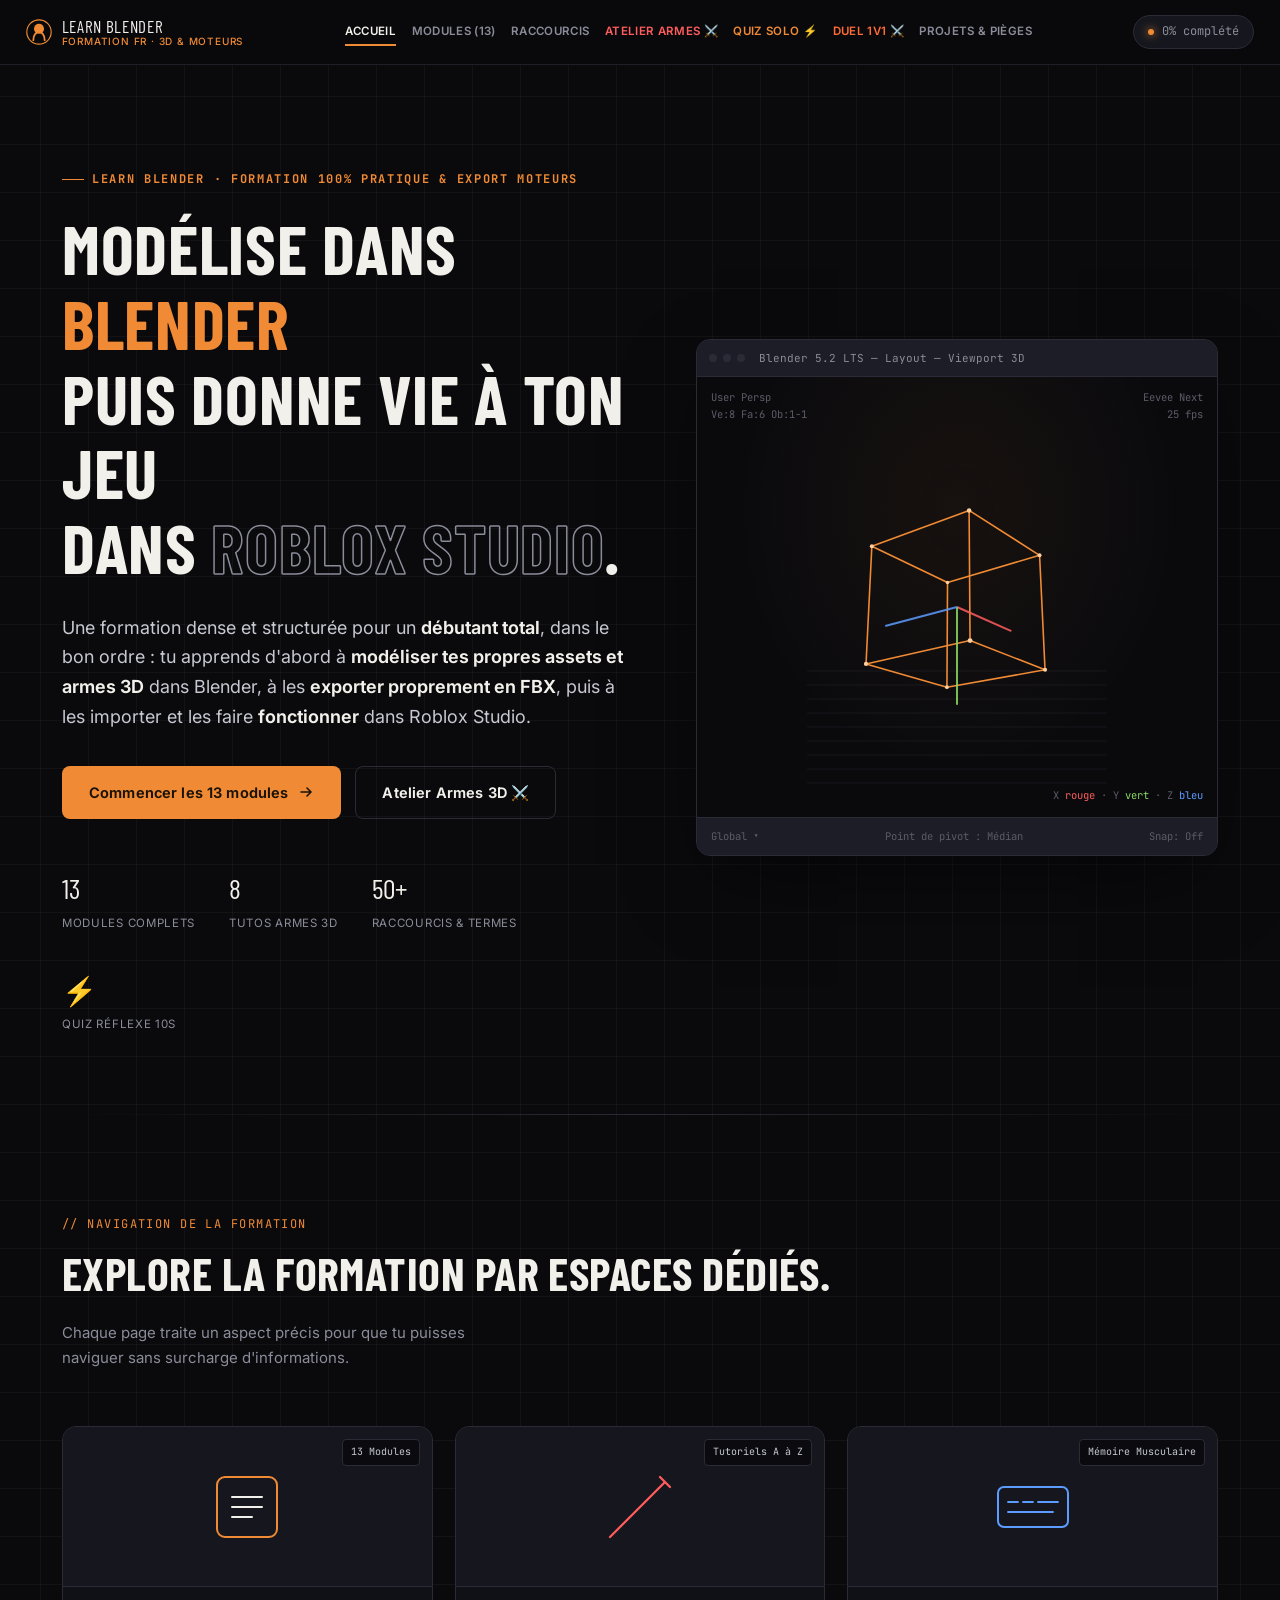
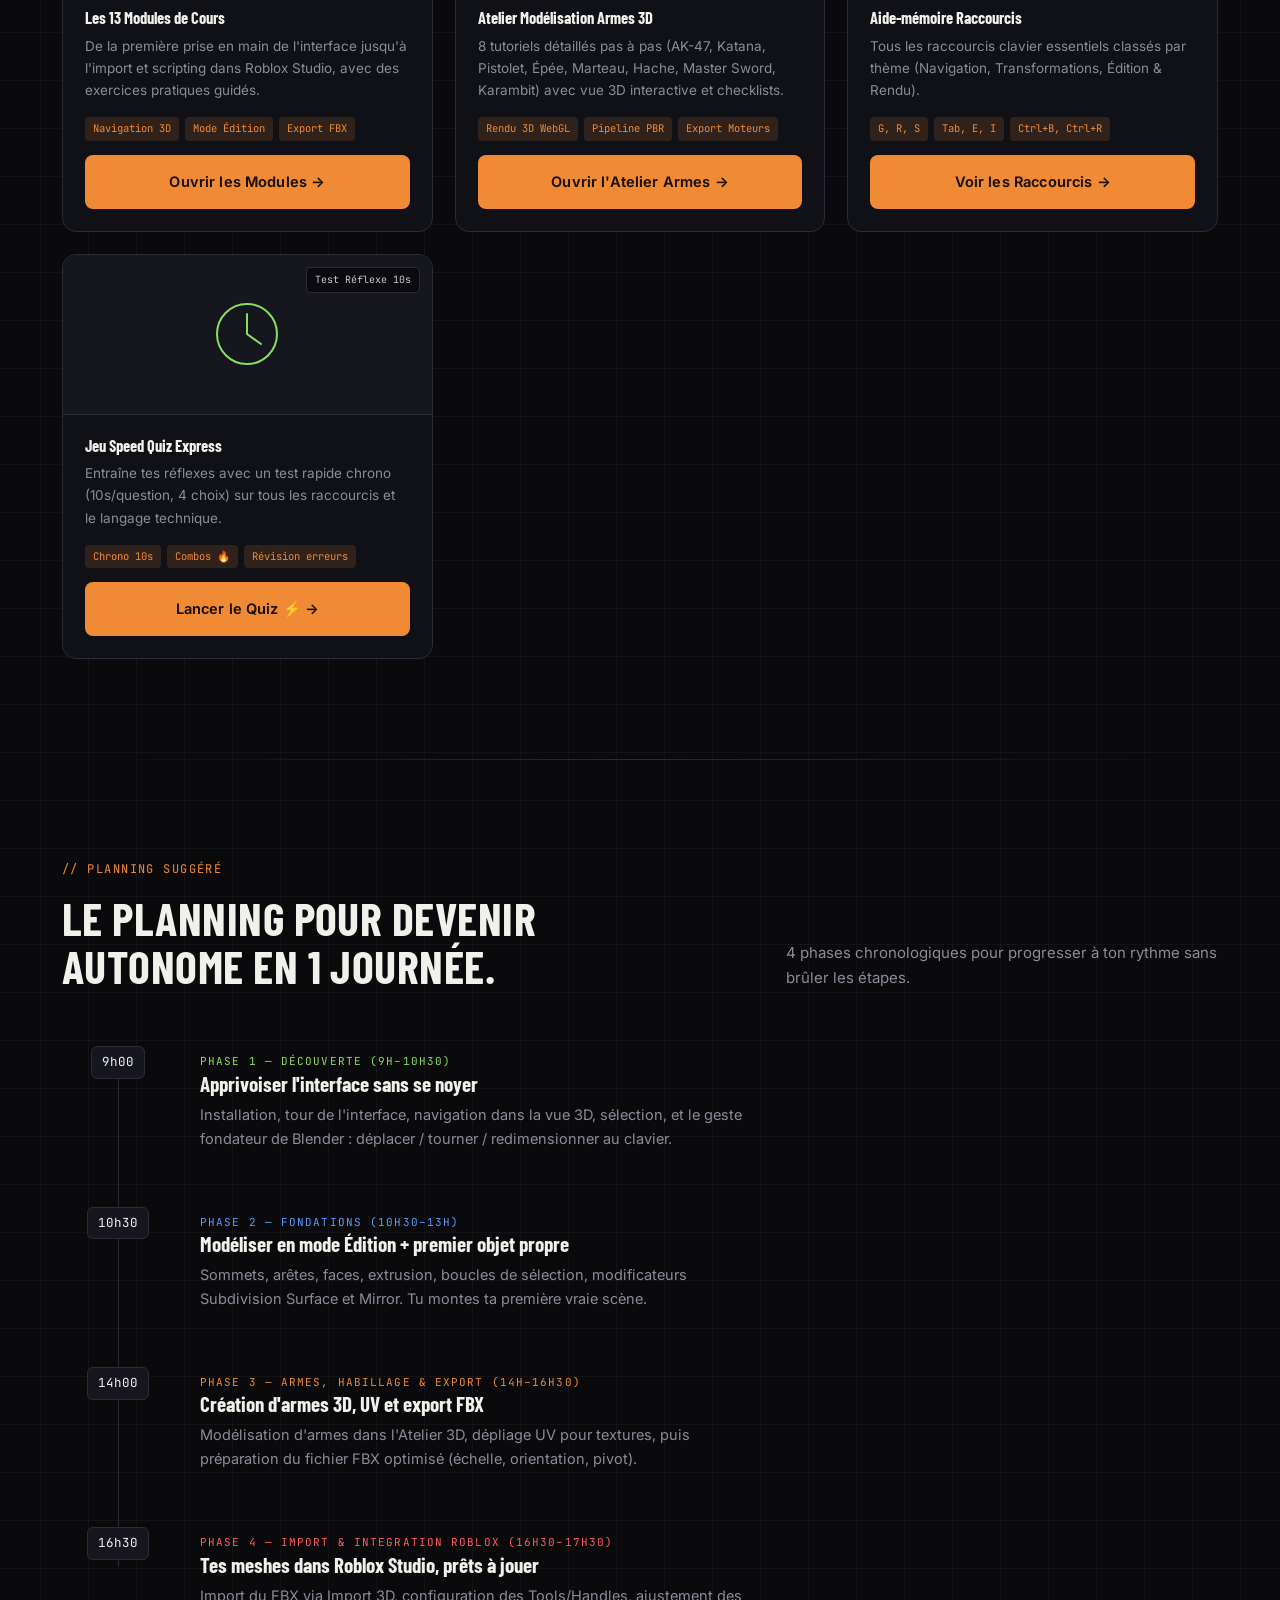
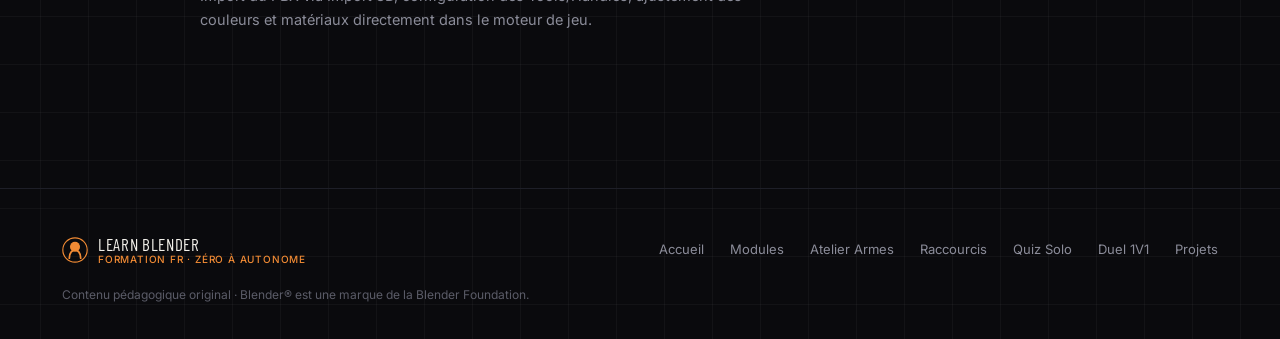
<file: index.html>
<!DOCTYPE html>
<html lang="fr">
<head>
<meta charset="UTF-8">
<meta name="viewport" content="width=device-width, initial-scale=1.0">
<title>Learn Blender</title>
<meta name="description" content="Formation complète en français pour créer des jeux et assets 3D de A à Z : modélise tes objets et armes dans Blender, exporte-les proprement, puis intègre-les dans Roblox Studio et moteurs de jeu.">
<link rel="preconnect" href="https://fonts.googleapis.com">
<link rel="preconnect" href="https://fonts.gstatic.com" crossorigin>
<link href="https://fonts.googleapis.com/css2?family=Inter:wght@400;500;600;700;800&family=Barlow+Condensed:wght@600;700;800&family=JetBrains+Mono:wght@400;500;600;700&display=swap" rel="stylesheet">
<link rel="stylesheet" href="styles.css">
</head>
<body>

<div class="scroll-progress" id="scrollProgress"></div>

<!-- ============ TOPBAR ============ -->
<header class="topbar">
  <div class="container topbar-inner">
    <a href="index.html" class="brand">
      <svg class="brand-mark" viewBox="0 0 32 32" fill="none">
        <circle cx="16" cy="16" r="15" stroke="#f08a34" stroke-width="1.4"/>
        <circle cx="16" cy="12" r="6.2" fill="#f08a34"/>
        <path d="M9 26 C9 19 13 16 16 16 C19 16 23 19 23 26" fill="none" stroke="#f08a34" stroke-width="2.2" stroke-linecap="round"/>
      </svg>
      <div class="brand-stack">
        <span>LEARN BLENDER</span>
        <small>Formation FR · 3D & Moteurs</small>
      </div>
    </a>
    <nav class="topnav">
      <a href="index.html" class="active">Accueil</a>
      <a href="modules.html">Modules (13)</a>
      <a href="raccourcis.html">Raccourcis</a>
      <a href="armes.html" class="weapons-topnav-link">Atelier Armes ⚔️</a>
      <a href="quiz.html" class="quiz-topnav-link">Quiz Solo ⚡</a>
      <a href="duel.html" class="duel-topnav-link">Duel 1V1 ⚔️</a>
      <a href="projets.html">Projets & Pièges</a>
    </nav>
    <div class="progress-pill">
      <span class="dot"></span>
      <span id="topProgress">Formation FR</span>
    </div>
  </div>
</header>

<!-- ============ HERO ============ -->
<section class="hero">
  <div class="container hero-grid">
    <div class="reveal in">
      <span class="eyebrow">Learn Blender · Formation 100% pratique & Export Moteurs</span>
      <h1>Modélise dans <span class="accent">Blender</span><br>puis donne vie à ton jeu<br>dans <span class="outline">Roblox Studio</span>.</h1>
      <p class="hero-lede">
        Une formation dense et structurée pour un <strong>débutant total</strong>, dans le bon ordre :
        tu apprends d'abord à <strong>modéliser tes propres assets et armes 3D</strong> dans Blender, à les
        <strong>exporter proprement en FBX</strong>, puis à les importer et les faire <strong>fonctionner</strong>
        dans Roblox Studio.
      </p>
      <div class="hero-ctas">
        <a href="modules.html" class="btn btn-primary">
          Commencer les 13 modules
          <svg width="16" height="16" viewBox="0 0 16 16" fill="none"><path d="M3 8h10M9 4l4 4-4 4" stroke="currentColor" stroke-width="1.6" stroke-linecap="round" stroke-linejoin="round"/></svg>
        </a>
        <a href="armes.html" class="btn btn-ghost">Atelier Armes 3D ⚔️</a>
      </div>
      <div class="hero-meta">
        <div class="hero-meta-item"><span class="num">13</span><span class="lbl">Modules complets</span></div>
        <div class="hero-meta-item"><span class="num">8</span><span class="lbl">Tutos Armes 3D</span></div>
        <div class="hero-meta-item"><span class="num">50+</span><span class="lbl">Raccourcis & Termes</span></div>
        <div class="hero-meta-item"><span class="num">⚡</span><span class="lbl">Quiz réflexe 10s</span></div>
      </div>
    </div>

    <div class="viewport-card reveal in">
      <div class="viewport-topbar">
        <div class="traffic"><span></span><span></span><span></span></div>
        <span>Blender 5.2 LTS — Layout — Viewport 3D</span>
      </div>
      <div class="viewport-stage" id="viewportStage">
        <div class="viewport-hud hud-tl">User Persp<br>Ve:8 Fa:6 Ob:1-1</div>
        <div class="viewport-hud hud-tr">Eevee Next<br><span id="fpsCounter">24 fps</span></div>
        <svg id="cubeSvg" width="380" height="360" viewBox="0 0 380 360"></svg>
        <div class="viewport-hud hud-br">X <span class="axis-x-c">rouge</span> · Y <span class="axis-y-c">vert</span> · Z <span class="axis-z-c">bleu</span></div>
      </div>
      <div class="viewport-footer">
        <span>Global ▾</span>
        <span>Point de pivot : Médian</span>
        <span>Snap: Off</span>
      </div>
    </div>
  </div>
</section>

<div class="container"><div class="divider"></div></div>

<!-- ============ ESPACES DE FORMATION ============ -->
<section id="espaces">
  <div class="container">
    <div class="section-head">
      <div>
        <span class="section-tag">// Navigation de la formation</span>
        <h2>Explore la formation par espaces dédiés.</h2>
      </div>
      <p class="section-desc">Chaque page traite un aspect précis pour que tu puisses naviguer sans surcharge d'informations.</p>
    </div>

    <div class="tp-grid">

      <div class="tp-card reveal">
        <div class="tp-thumb">
          <span class="difficulty">13 Modules</span>
          <svg width="100" height="100" viewBox="0 0 100 100" fill="none"><rect x="20" y="20" width="60" height="60" rx="8" stroke="#f08a34" stroke-width="2"/><path d="M35 40h30M35 50h30M35 60h20" stroke="#f2f0ea" stroke-width="2" stroke-linecap="round"/></svg>
        </div>
        <div class="tp-body">
          <h3>Les 13 Modules de Cours</h3>
          <p>De la première prise en main de l'interface jusqu'à l'import et scripting dans Roblox Studio, avec des exercices pratiques guidés.</p>
          <div class="tp-skills"><span>Navigation 3D</span><span>Mode Édition</span><span>Export FBX</span></div>
          <a href="modules.html" class="btn btn-primary" style="margin-top:14px;width:100%;justify-content:center;">Ouvrir les Modules →</a>
        </div>
      </div>

      <div class="tp-card reveal">
        <div class="tp-thumb">
          <span class="difficulty">Tutoriels A à Z</span>
          <svg width="100" height="100" viewBox="0 0 100 100" fill="none"><path d="M25 75 L75 25 M70 20 L80 30 M30 70 L20 80" stroke="#ff5d5d" stroke-width="2.2" stroke-linecap="round"/></svg>
        </div>
        <div class="tp-body">
          <h3>Atelier Modélisation Armes 3D</h3>
          <p>8 tutoriels détaillés pas à pas (AK-47, Katana, Pistolet, Épée, Marteau, Hache, Master Sword, Karambit) avec vue 3D interactive et checklists.</p>
          <div class="tp-skills"><span>Rendu 3D WebGL</span><span>Pipeline PBR</span><span>Export Moteurs</span></div>
          <a href="armes.html" class="btn btn-primary" style="margin-top:14px;width:100%;justify-content:center;">Ouvrir l'Atelier Armes →</a>
        </div>
      </div>

      <div class="tp-card reveal">
        <div class="tp-thumb">
          <span class="difficulty">Mémoire Musculaire</span>
          <svg width="100" height="100" viewBox="0 0 100 100" fill="none"><rect x="15" y="30" width="70" height="40" rx="6" stroke="#5c9cff" stroke-width="2"/><path d="M25 45h10M40 45h10M55 45h20M25 55h45" stroke="#5c9cff" stroke-width="1.8" stroke-linecap="round"/></svg>
        </div>
        <div class="tp-body">
          <h3>Aide-mémoire Raccourcis</h3>
          <p>Tous les raccourcis clavier essentiels classés par thème (Navigation, Transformations, Édition & Rendu).</p>
          <div class="tp-skills"><span>G, R, S</span><span>Tab, E, I</span><span>Ctrl+B, Ctrl+R</span></div>
          <a href="raccourcis.html" class="btn btn-primary" style="margin-top:14px;width:100%;justify-content:center;">Voir les Raccourcis →</a>
        </div>
      </div>

      <div class="tp-card reveal">
        <div class="tp-thumb">
          <span class="difficulty">Test Réflexe 10s</span>
          <svg width="100" height="100" viewBox="0 0 100 100" fill="none"><circle cx="50" cy="50" r="30" stroke="#8bdc63" stroke-width="2"/><path d="M50 30v20l14 10" stroke="#8bdc63" stroke-width="2" stroke-linecap="round"/></svg>
        </div>
        <div class="tp-body">
          <h3>Jeu Speed Quiz Express</h3>
          <p>Entraîne tes réflexes avec un test rapide chrono (10s/question, 4 choix) sur tous les raccourcis et le langage technique.</p>
          <div class="tp-skills"><span>Chrono 10s</span><span>Combos 🔥</span><span>Révision erreurs</span></div>
          <a href="quiz.html" class="btn btn-primary" style="margin-top:14px;width:100%;justify-content:center;">Lancer le Quiz ⚡ →</a>
        </div>
      </div>

    </div>
  </div>
</section>

<div class="container"><div class="divider"></div></div>

<!-- ============ PROGRAMME DU JOUR ============ -->
<section id="programme">
  <div class="container">
    <div class="section-head">
      <div>
        <span class="section-tag">// Planning suggéré</span>
        <h2>Le planning pour devenir<br>autonome en 1 journée.</h2>
      </div>
      <p class="section-desc">
        4 phases chronologiques pour progresser à ton rythme sans brûler les étapes.
      </p>
    </div>

    <div class="day-timeline">

      <div class="day-block reveal">
        <div class="day-rail"><div class="time-tag">9h00</div><div class="day-rail-line"></div></div>
        <div class="day-content">
          <span class="phase-label p-decouverte">Phase 1 — Découverte (9h–10h30)</span>
          <h3>Apprivoiser l'interface sans se noyer</h3>
          <p>Installation, tour de l'interface, navigation dans la vue 3D, sélection, et le geste fondateur de Blender : déplacer / tourner / redimensionner au clavier.</p>
        </div>
      </div>

      <div class="day-block reveal">
        <div class="day-rail"><div class="time-tag">10h30</div><div class="day-rail-line"></div></div>
        <div class="day-content">
          <span class="phase-label p-fondations">Phase 2 — Fondations (10h30–13h)</span>
          <h3>Modéliser en mode Édition + premier objet propre</h3>
          <p>Sommets, arêtes, faces, extrusion, boucles de sélection, modificateurs Subdivision Surface et Mirror. Tu montes ta première vraie scène.</p>
        </div>
      </div>

      <div class="day-block reveal">
        <div class="day-rail"><div class="time-tag">14h00</div><div class="day-rail-line"></div></div>
        <div class="day-content">
          <span class="phase-label p-creation">Phase 3 — Armes, Habillage & Export (14h–16h30)</span>
          <h3>Création d'armes 3D, UV et export FBX</h3>
          <p>Modélisation d'armes dans l'Atelier 3D, dépliage UV pour textures, puis préparation du fichier FBX optimisé (échelle, orientation, pivot).</p>
        </div>
      </div>

      <div class="day-block reveal">
        <div class="day-rail"><div class="time-tag">16h30</div></div>
        <div class="day-content">
          <span class="phase-label p-maitrise">Phase 4 — Import & Integration Roblox (16h30–17h30)</span>
          <h3>Tes meshes dans Roblox Studio, prêts à jouer</h3>
          <p>Import du FBX via Import 3D, configuration des Tools/Handles, ajustement des couleurs et matériaux directement dans le moteur de jeu.</p>
        </div>
      </div>

    </div>
  </div>
</section>

<footer>
  <div class="container footer-grid">
    <div class="brand">
      <svg class="brand-mark" viewBox="0 0 32 32" fill="none">
        <circle cx="16" cy="16" r="15" stroke="#f08a34" stroke-width="1.4"/>
        <circle cx="16" cy="12" r="6.2" fill="#f08a34"/>
        <path d="M9 26 C9 19 13 16 16 16 C19 16 23 19 23 26" fill="none" stroke="#f08a34" stroke-width="2.2" stroke-linecap="round"/>
      </svg>
      <div class="brand-stack">
        <span>LEARN BLENDER</span>
        <small>Formation FR · Zéro à Autonome</small>
      </div>
    </div>
    <div class="footer-links">
      <a href="index.html">Accueil</a>
      <a href="modules.html">Modules</a>
      <a href="armes.html">Atelier Armes</a>
      <a href="raccourcis.html">Raccourcis</a>
      <a href="quiz.html">Quiz Solo</a>
      <a href="duel.html">Duel 1V1</a>
      <a href="projets.html">Projets</a>
    </div>
    <div class="footer-note">Contenu pédagogique original · Blender® est une marque de la Blender Foundation.</div>
  </div>
</footer>

<script src="script.js"></script>
</body>
</html>
</file>
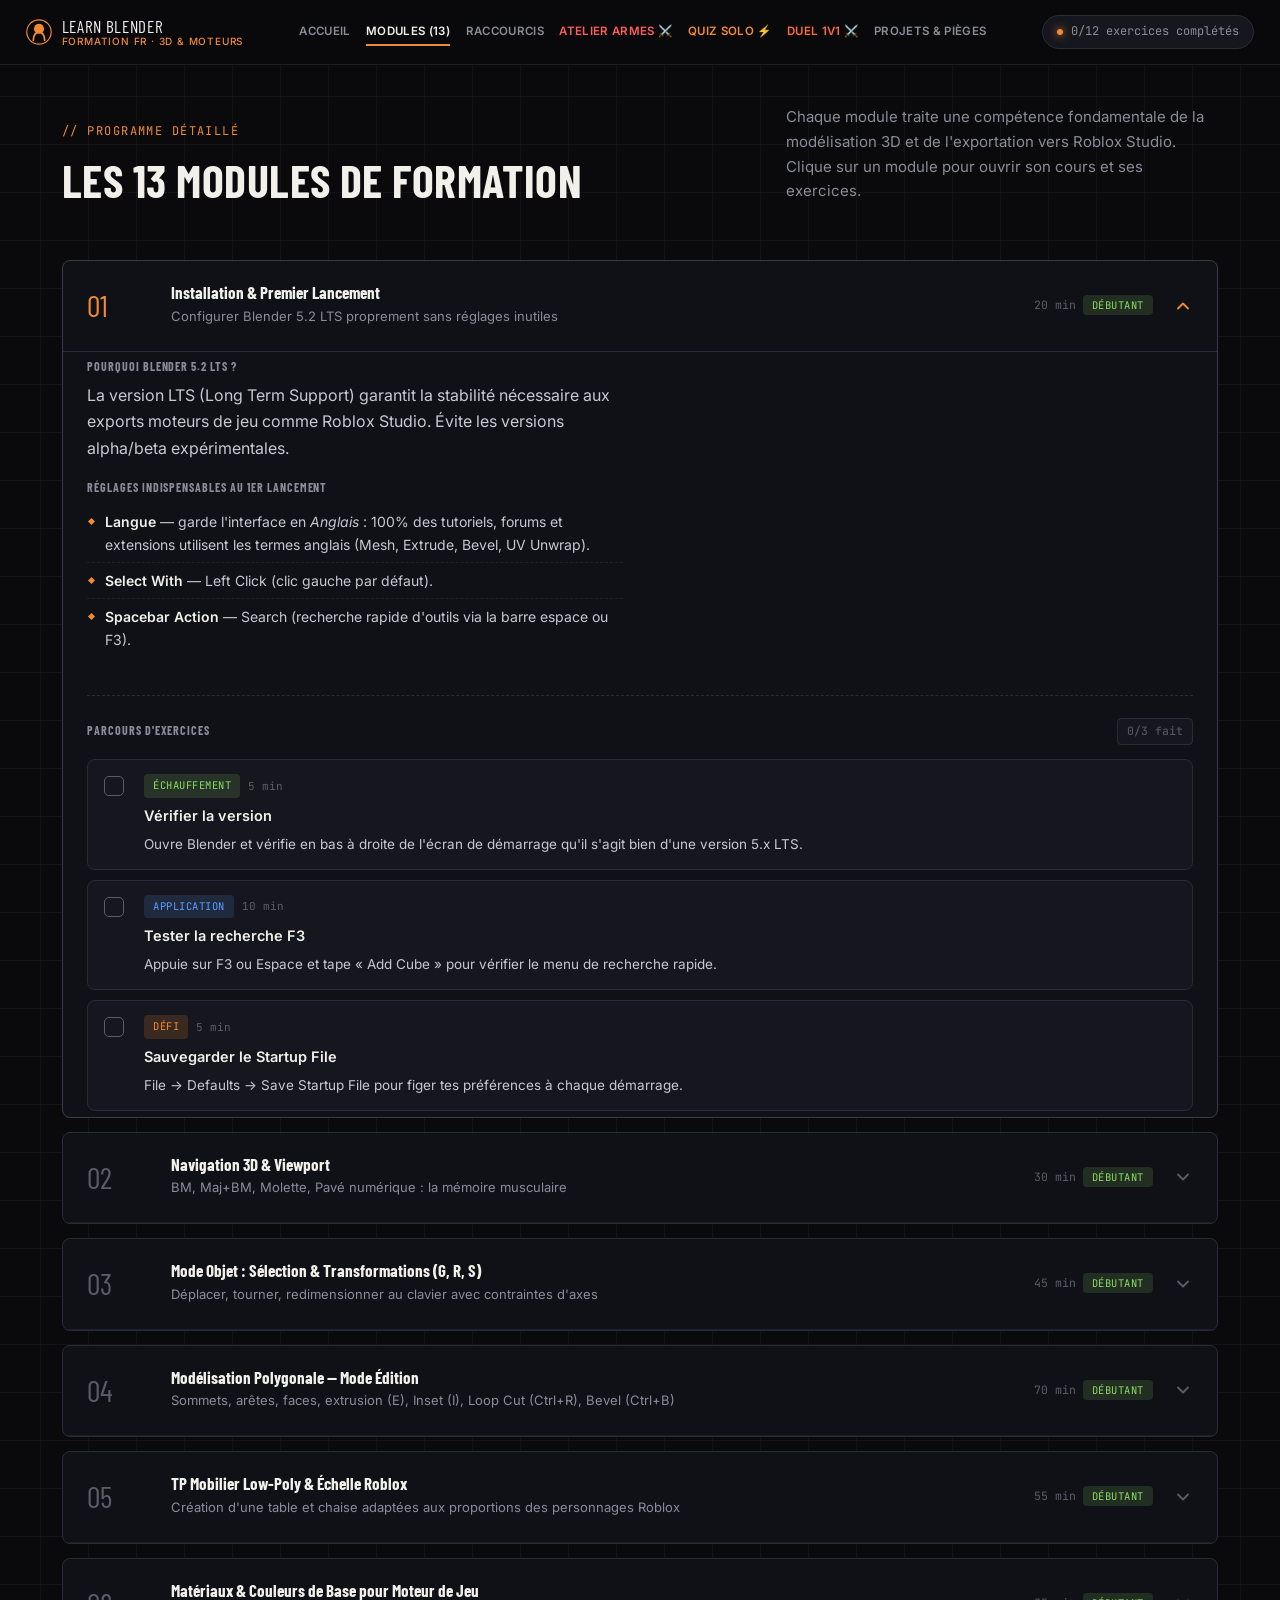
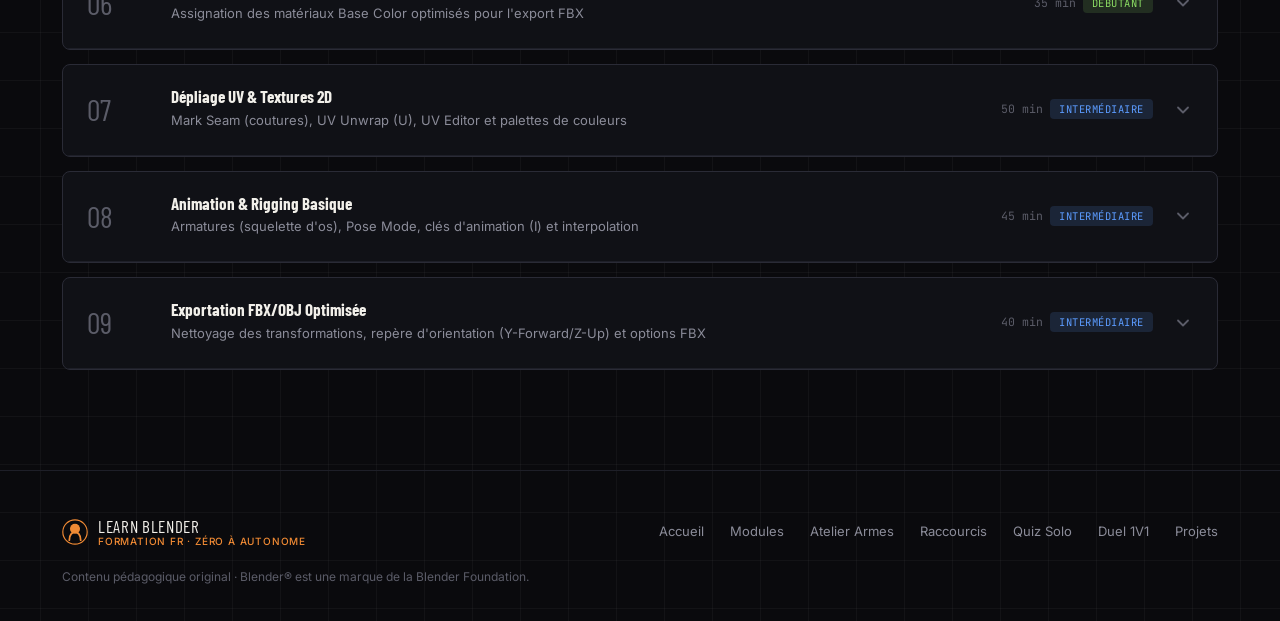
<file: modules.html>
<!DOCTYPE html>
<html lang="fr">
<head>
<meta charset="UTF-8">
<meta name="viewport" content="width=device-width, initial-scale=1.0">
<title>Learn Blender</title>
<link rel="preconnect" href="https://fonts.googleapis.com">
<link rel="preconnect" href="https://fonts.gstatic.com" crossorigin>
<link href="https://fonts.googleapis.com/css2?family=Inter:wght@400;500;600;700;800&family=Barlow+Condensed:wght@600;700;800&family=JetBrains+Mono:wght@400;500;600;700&display=swap" rel="stylesheet">
<link rel="stylesheet" href="styles.css">
</head>
<body>

<div class="scroll-progress" id="scrollProgress"></div>

<!-- ============ TOPBAR ============ -->
<header class="topbar">
  <div class="container topbar-inner">
    <a href="index.html" class="brand">
      <svg class="brand-mark" viewBox="0 0 32 32" fill="none">
        <circle cx="16" cy="16" r="15" stroke="#f08a34" stroke-width="1.4"/>
        <circle cx="16" cy="12" r="6.2" fill="#f08a34"/>
        <path d="M9 26 C9 19 13 16 16 16 C19 16 23 19 23 26" fill="none" stroke="#f08a34" stroke-width="2.2" stroke-linecap="round"/>
      </svg>
      <div class="brand-stack">
        <span>LEARN BLENDER</span>
        <small>Formation FR · 3D & Moteurs</small>
      </div>
    </a>
    <nav class="topnav">
      <a href="index.html">Accueil</a>
      <a href="modules.html" class="active">Modules (13)</a>
      <a href="raccourcis.html">Raccourcis</a>
      <a href="armes.html" class="weapons-topnav-link">Atelier Armes ⚔️</a>
      <a href="quiz.html" class="quiz-topnav-link">Quiz Solo ⚡</a>
      <a href="duel.html" class="duel-topnav-link">Duel 1V1 ⚔️</a>
      <a href="projets.html">Projets & Pièges</a>
    </nav>
    <div class="progress-pill">
      <span class="dot"></span>
      <span id="globalExoText">0/39 exercices complétés</span>
    </div>
  </div>
</header>

<section id="modules-page" style="padding-top:40px;">
  <div class="container">
    <div class="section-head">
      <div>
        <span class="section-tag">// Programme détaillé</span>
        <h2>Les 13 Modules de Formation</h2>
      </div>
      <p class="section-desc">
        Chaque module traite une compétence fondamentale de la modélisation 3D et de l'exportation vers Roblox Studio.
        Clique sur un module pour ouvrir son cours et ses exercices.
      </p>
    </div>

    <!-- MODULE 1 -->
    <div class="modules-list" id="modulesList">

      <div class="module open">
        <div class="module-head" role="button" tabindex="0" aria-expanded="true">
          <span class="module-num">01</span>
          <div class="module-titles">
            <h3>Installation & Premier Lancement</h3>
            <p>Configurer Blender 5.2 LTS proprement sans réglages inutiles</p>
          </div>
          <span class="module-meta">20 min <span class="badge-level lvl-debutant">Débutant</span></span>
          <svg class="module-chevron" viewBox="0 0 20 20" fill="none"><path d="M5 7.5l5 5 5-5" stroke="currentColor" stroke-width="1.8" stroke-linecap="round" stroke-linejoin="round"/></svg>
        </div>
        <div class="module-body">
          <div class="module-body-inner">
            <div class="lesson-block">
              <h4>Pourquoi Blender 5.2 LTS ?</h4>
              <p>La version LTS (Long Term Support) garantit la stabilité nécessaire aux exports moteurs de jeu comme Roblox Studio. Évite les versions alpha/beta expérimentales.</p>
              <h4>Réglages indispensables au 1er lancement</h4>
              <ul>
                <li><strong>Langue</strong> — garde l'interface en <em>Anglais</em> : 100% des tutoriels, forums et extensions utilisent les termes anglais (Mesh, Extrude, Bevel, UV Unwrap).</li>
                <li><strong>Select With</strong> — Left Click (clic gauche par défaut).</li>
                <li><strong>Spacebar Action</strong> — Search (recherche rapide d'outils via la barre espace ou F3).</li>
              </ul>
            </div>
            <div class="lesson-block lesson-block-full exo-path" data-exo-module="m1">
              <div class="exo-path-head">
                <h4>Parcours d'exercices</h4>
                <span class="exo-progress" data-exo-progress="m1">0/3 faits</span>
              </div>
              <div class="exo-grid">
                <div class="exo-card" data-exo-id="m1-e1">
                  <label class="exo-check"><input type="checkbox" data-exo-checkbox="m1-e1"><span class="exo-box"></span></label>
                  <div>
                    <div class="exo-top"><span class="exo-tag tag-warmup">Échauffement</span><span class="exo-time">5 min</span></div>
                    <h5>Vérifier la version</h5>
                    <p>Ouvre Blender et vérifie en bas à droite de l'écran de démarrage qu'il s'agit bien d'une version 5.x LTS.</p>
                  </div>
                </div>
                <div class="exo-card" data-exo-id="m1-e2">
                  <label class="exo-check"><input type="checkbox" data-exo-checkbox="m1-e2"><span class="exo-box"></span></label>
                  <div>
                    <div class="exo-top"><span class="exo-tag tag-application">Application</span><span class="exo-time">10 min</span></div>
                    <h5>Tester la recherche F3</h5>
                    <p>Appuie sur F3 ou Espace et tape « Add Cube » pour vérifier le menu de recherche rapide.</p>
                  </div>
                </div>
                <div class="exo-card" data-exo-id="m1-e3">
                  <label class="exo-check"><input type="checkbox" data-exo-checkbox="m1-e3"><span class="exo-box"></span></label>
                  <div>
                    <div class="exo-top"><span class="exo-tag tag-challenge">Défi</span><span class="exo-time">5 min</span></div>
                    <h5>Sauvegarder le Startup File</h5>
                    <p>File → Defaults → Save Startup File pour figer tes préférences à chaque démarrage.</p>
                  </div>
                </div>
              </div>
            </div>
          </div>
        </div>
      </div>

      <!-- MODULE 2 -->
      <div class="module">
        <div class="module-head" role="button" tabindex="0" aria-expanded="false">
          <span class="module-num">02</span>
          <div class="module-titles">
            <h3>Navigation 3D & Viewport</h3>
            <p>BM, Maj+BM, Molette, Pavé numérique : la mémoire musculaire</p>
          </div>
          <span class="module-meta">30 min <span class="badge-level lvl-debutant">Débutant</span></span>
          <svg class="module-chevron" viewBox="0 0 20 20" fill="none"><path d="M5 7.5l5 5 5-5" stroke="currentColor" stroke-width="1.8" stroke-linecap="round" stroke-linejoin="round"/></svg>
        </div>
        <div class="module-body">
          <div class="module-body-inner">
            <div class="lesson-block">
              <h4>Les 3 mouvements sacrés de la vue 3D</h4>
              <div class="kbd-row"><span class="lbl">Orbiter (tourner autour de l'objet)</span><kbd>BM (Bouton Milieu / Clic Molette)</kbd></div>
              <div class="kbd-row"><span class="lbl">Panoramique (déplacer la caméra de côté)</span><kbd>Maj</kbd>+<kbd>BM</kbd></div>
              <div class="kbd-row"><span class="lbl">Zoom</span><kbd>Molette</kbd> (ou <kbd>Ctrl</kbd>+<kbd>BM</kbd>)</div>
              <h4>Les vues orthographiques (Pavé numérique)</h4>
              <ul>
                <li><kbd>Num 7</kbd> — Vue du dessus (Top)</li>
                <li><kbd>Num 1</kbd> — Vue de face (Front)</li>
                <li><kbd>Num 3</kbd> — Vue de côté (Right)</li>
                <li><kbd>Num 5</kbd> — Basculer entre Perspective et Orthographique</li>
                <li><kbd>.</kbd> (point du pavé num) — Cadrer immédiatement la vue sur l'objet sélectionné</li>
              </ul>
            </div>
            <div class="lesson-block lesson-block-full exo-path" data-exo-module="m2">
              <div class="exo-path-head">
                <h4>Parcours d'exercices</h4>
                <span class="exo-progress" data-exo-progress="m2">0/3 faits</span>
              </div>
              <div class="exo-grid">
                <div class="exo-card" data-exo-id="m2-e1">
                  <label class="exo-check"><input type="checkbox" data-exo-checkbox="m2-e1"><span class="exo-box"></span></label>
                  <div>
                    <div class="exo-top"><span class="exo-tag tag-warmup">Échauffement</span><span class="exo-time">10 min</span></div>
                    <h5>Enchaîner 10 fois les 3 vues</h5>
                    <p>Bascule rapidement entre Num 1 (Face), Num 3 (Côté) et Num 7 (Dessus) sans regarder ton clavier.</p>
                  </div>
                </div>
                <div class="exo-card" data-exo-id="m2-e2">
                  <label class="exo-check"><input type="checkbox" data-exo-checkbox="m2-e2"><span class="exo-box"></span></label>
                  <div>
                    <div class="exo-top"><span class="exo-tag tag-application">Application</span><span class="exo-time">10 min</span></div>
                    <h5>Cadrage rapide</h5>
                    <p>Éloigne-toi très loin du cube dans le viewport, puis appuie sur le point du pavé numérique (.) pour recentrer.</p>
                  </div>
                </div>
                <div class="exo-card" data-exo-id="m2-e3">
                  <label class="exo-check"><input type="checkbox" data-exo-checkbox="m2-e3"><span class="exo-box"></span></label>
                  <div>
                    <div class="exo-top"><span class="exo-tag tag-challenge">Défi</span><span class="exo-time">10 min</span></div>
                    <h5>Vue locale de découplage</h5>
                    <p>Sélectionne le cube et appuie sur / (slash) pour basculer en vue isolée, puis réappuie pour revenir à la scène globale.</p>
                  </div>
                </div>
              </div>
            </div>
          </div>
        </div>
      </div>

      <!-- MODULE 3 -->
      <div class="module">
        <div class="module-head" role="button" tabindex="0" aria-expanded="false">
          <span class="module-num">03</span>
          <div class="module-titles">
            <h3>Mode Objet : Sélection & Transformations (G, R, S)</h3>
            <p>Déplacer, tourner, redimensionner au clavier avec contraintes d'axes</p>
          </div>
          <span class="module-meta">45 min <span class="badge-level lvl-debutant">Débutant</span></span>
          <svg class="module-chevron" viewBox="0 0 20 20" fill="none"><path d="M5 7.5l5 5 5-5" stroke="currentColor" stroke-width="1.8" stroke-linecap="round" stroke-linejoin="round"/></svg>
        </div>
        <div class="module-body">
          <div class="module-body-inner">
            <div class="lesson-block">
              <h4>La triade sacrée : G, R, S</h4>
              <div class="kbd-row"><span class="lbl">Grab / Déplacer</span><kbd>G</kbd></div>
              <div class="kbd-row"><span class="lbl">Rotate / Tourner</span><kbd>R</kbd></div>
              <div class="kbd-row"><span class="lbl">Scale / Redimensionner</span><kbd>S</kbd></div>
              <h4>Verrouillage par axe (X, Y, Z)</h4>
              <p>Après avoir pressé G, R ou S, appuie immédiatement sur X (rouge), Y (vert) ou Z (bleu) pour contraindre le mouvement à un seul axe. Exemple : <kbd>S</kbd> <kbd>Z</kbd> <kbd>2</kbd> étire l'objet au double sur la hauteur.</p>
            </div>
            <div class="lesson-block lesson-block-full exo-path" data-exo-module="m3">
              <div class="exo-path-head">
                <h4>Parcours d'exercices</h4>
                <span class="exo-progress" data-exo-progress="m3">0/3 faits</span>
              </div>
              <div class="exo-grid">
                <div class="exo-card" data-exo-id="m3-e1">
                  <label class="exo-check"><input type="checkbox" data-exo-checkbox="m3-e1"><span class="exo-box"></span></label>
                  <div>
                    <div class="exo-top"><span class="exo-tag tag-warmup">Échauffement</span><span class="exo-time">10 min</span></div>
                    <h5>Aplatir et étirer</h5>
                    <p>Prends le cube par défaut, aplatis-le sur Z avec S+Z, puis étire-le sur Y avec S+Y pour former une planche de bois.</p>
                  </div>
                </div>
                <div class="exo-card" data-exo-id="m3-e2">
                  <label class="exo-check"><input type="checkbox" data-exo-checkbox="m3-e2"><span class="exo-box"></span></label>
                  <div>
                    <div class="exo-top"><span class="exo-tag tag-application">Application</span><span class="exo-time">15 min</span></div>
                    <h5>Duplication & alignement</h5>
                    <p>Duplique le cube avec Maj+D, deplace-le sur l'axe X avec G+X, puis fais pivoter de 45° avec R+Z+45.</p>
                  </div>
                </div>
                <div class="exo-card" data-exo-id="m3-e3">
                  <label class="exo-check"><input type="checkbox" data-exo-checkbox="m3-e3"><span class="exo-box"></span></label>
                  <div>
                    <div class="exo-top"><span class="exo-tag tag-challenge">Défi</span><span class="exo-time">20 min</span></div>
                    <h5>Montage d'un bonhomme de neige simple</h5>
                    <p>Assemble 3 UV Spheres (Maj+A → Mesh → UV Sphere) empilées et redimensionnées sur Z pour former la silhouette d'un bonhomme de neige.</p>
                  </div>
                </div>
              </div>
            </div>
          </div>
        </div>
      </div>

      <!-- MODULE 4 -->
      <div class="module">
        <div class="module-head" role="button" tabindex="0" aria-expanded="false">
          <span class="module-num">04</span>
          <div class="module-titles">
            <h3>Modélisation Polygonale — Mode Édition</h3>
            <p>Sommets, arêtes, faces, extrusion (E), Inset (I), Loop Cut (Ctrl+R), Bevel (Ctrl+B)</p>
          </div>
          <span class="module-meta">70 min <span class="badge-level lvl-debutant">Débutant</span></span>
          <svg class="module-chevron" viewBox="0 0 20 20" fill="none"><path d="M5 7.5l5 5 5-5" stroke="currentColor" stroke-width="1.8" stroke-linecap="round" stroke-linejoin="round"/></svg>
        </div>
        <div class="module-body">
          <div class="module-body-inner">
            <div class="lesson-block">
              <h4>Entrer en Mode Édition</h4>
              <div class="kbd-row"><span class="lbl">Basculer Objet / Édition</span><kbd>Tab</kbd></div>
              <div class="kbd-row"><span class="lbl">Mode Sommets / Arêtes / Faces</span><kbd>1</kbd> / <kbd>2</kbd> / <kbd>3</kbd></div>
              <h4>Outils fondateurs</h4>
              <ul>
                <li><strong>Extrusion (E)</strong> — étire la sélection en créant de la nouvelle géométrie.</li>
                <li><strong>Inset (I)</strong> — insère une face concentrique à l'intérieur.</li>
                <li><strong>Loop Cut (Ctrl+R)</strong> — ajoute une boucle d'arêtes tout autour du mesh.</li>
                <li><strong>Bevel (Ctrl+B)</strong> — biseauter/arrondir des arêtes vives.</li>
              </ul>
            </div>
            <div class="lesson-block lesson-block-full exo-path" data-exo-module="m4">
              <div class="exo-path-head">
                <h4>Parcours d'exercices</h4>
                <span class="exo-progress" data-exo-progress="m4">0/3 faits</span>
              </div>
              <div class="exo-grid">
                <div class="exo-card" data-exo-id="m4-e1">
                  <label class="exo-check"><input type="checkbox" data-exo-checkbox="m4-e1"><span class="exo-box"></span></label>
                  <div>
                    <div class="exo-top"><span class="exo-tag tag-warmup">Échauffement</span><span class="exo-time">15 min</span></div>
                    <h5>Extrusion & Inset</h5>
                    <p>Sur un cube, passe en mode édition (Tab), sélectionne la face supérieure (3), Inset (I), puis extrude vers le bas (E) pour creuser une boîte.</p>
                  </div>
                </div>
                <div class="exo-card" data-exo-id="m4-e2">
                  <label class="exo-check"><input type="checkbox" data-exo-checkbox="m4-e2"><span class="exo-box"></span></label>
                  <div>
                    <div class="exo-top"><span class="exo-tag tag-application">Application</span><span class="exo-time">25 min</span></div>
                    <h5>Maison stylisée</h5>
                    <p>Pars d'un cube. Ajoute une boucle Ctrl+R au sommet, étire l'arête centrale vers le haut pour créer un toit en pointe, puis biseauter les arêtes avec Ctrl+B.</p>
                  </div>
                </div>
                <div class="exo-card" data-exo-id="m4-e3">
                  <label class="exo-check"><input type="checkbox" data-exo-checkbox="m4-e3"><span class="exo-box"></span></label>
                  <div>
                    <div class="exo-top"><span class="exo-tag tag-challenge">Défi</span><span class="exo-time">30 min</span></div>
                    <h5>Forme lissée et symétrique</h5>
                    <p>Utilise un modificateur Mirror pour ne travailler qu'une moitié de mesh, puis un modificateur Subdivision Surface pour lisser.</p>
                  </div>
                </div>
              </div>
            </div>
          </div>
        </div>
      </div>

      <!-- MODULES 5 à 13 (Récapitulatif interactif complet) -->
      <div class="module">
        <div class="module-head" role="button" tabindex="0" aria-expanded="false">
          <span class="module-num">05</span>
          <div class="module-titles">
            <h3>TP Mobilier Low-Poly & Échelle Roblox</h3>
            <p>Création d'une table et chaise adaptées aux proportions des personnages Roblox</p>
          </div>
          <span class="module-meta">55 min <span class="badge-level lvl-debutant">Débutant</span></span>
          <svg class="module-chevron" viewBox="0 0 20 20" fill="none"><path d="M5 7.5l5 5 5-5" stroke="currentColor" stroke-width="1.8" stroke-linecap="round" stroke-linejoin="round"/></svg>
        </div>
        <div class="module-body">
          <div class="module-body-inner">
            <div class="lesson-block">
              <h4>Méthode de construction propre</h4>
              <ul>
                <li>Plateau de table aplati (<kbd>S+Z</kbd>). Extrusion des 4 pieds depuis les coins inférieurs.</li>
                <li>Application des transformations (<kbd>Ctrl+A</kbd> → All Transforms).</li>
                <li>Vérification du point d'origine (Set Origin → Origin to Center of Mass).</li>
              </ul>
            </div>
          </div>
        </div>
      </div>

      <div class="module">
        <div class="module-head" role="button" tabindex="0" aria-expanded="false">
          <span class="module-num">06</span>
          <div class="module-titles">
            <h3>Matériaux & Couleurs de Base pour Moteur de Jeu</h3>
            <p>Assignation des matériaux Base Color optimisés pour l'export FBX</p>
          </div>
          <span class="module-meta">35 min <span class="badge-level lvl-debutant">Débutant</span></span>
          <svg class="module-chevron" viewBox="0 0 20 20" fill="none"><path d="M5 7.5l5 5 5-5" stroke="currentColor" stroke-width="1.8" stroke-linecap="round" stroke-linejoin="round"/></svg>
        </div>
        <div class="module-body">
          <div class="module-body-inner">
            <div class="lesson-block">
              <h4>Règle d'or des matériaux Roblox</h4>
              <p>Seule la <strong>Base Color</strong> et les <strong>Mesh Parts séparés</strong> sont conservés lors de l'export FBX. Évite les Shaders complexes à nœuds procéduraux non supportés.</p>
            </div>
          </div>
        </div>
      </div>

      <div class="module">
        <div class="module-head" role="button" tabindex="0" aria-expanded="false">
          <span class="module-num">07</span>
          <div class="module-titles">
            <h3>Dépliage UV & Textures 2D</h3>
            <p>Mark Seam (coutures), UV Unwrap (U), UV Editor et palettes de couleurs</p>
          </div>
          <span class="module-meta">50 min <span class="badge-level lvl-inter">Intermédiaire</span></span>
          <svg class="module-chevron" viewBox="0 0 20 20" fill="none"><path d="M5 7.5l5 5 5-5" stroke="currentColor" stroke-width="1.8" stroke-linecap="round" stroke-linejoin="round"/></svg>
        </div>
        <div class="module-body">
          <div class="module-body-inner">
            <div class="lesson-block">
              <h4>Technique de la palette de couleurs (Color Palette Texturing)</h4>
              <p>Superposer les îles UV de tout un ensemble d'objets sur une petite image de 256x256 pixels contenant une grille de couleurs. Technique ultra-légère et professionnelle pour les jeux Roblox.</p>
            </div>
          </div>
        </div>
      </div>

      <div class="module">
        <div class="module-head" role="button" tabindex="0" aria-expanded="false">
          <span class="module-num">08</span>
          <div class="module-titles">
            <h3>Animation & Rigging Basique</h3>
            <p>Armatures (squelette d'os), Pose Mode, clés d'animation (I) et interpolation</p>
          </div>
          <span class="module-meta">45 min <span class="badge-level lvl-inter">Intermédiaire</span></span>
          <svg class="module-chevron" viewBox="0 0 20 20" fill="none"><path d="M5 7.5l5 5 5-5" stroke="currentColor" stroke-width="1.8" stroke-linecap="round" stroke-linejoin="round"/></svg>
        </div>
        <div class="module-body">
          <div class="module-body-inner">
            <div class="lesson-block">
              <h4>Parentage avec Automatic Weights</h4>
              <p>Sélectionner le mesh puis l'armature, <kbd>Ctrl+P</kbd> → <strong>With Automatic Weights</strong> pour lier la peau de l'objet aux mouvements des os.</p>
            </div>
          </div>
        </div>
      </div>

      <div class="module">
        <div class="module-head" role="button" tabindex="0" aria-expanded="false">
          <span class="module-num">09</span>
          <div class="module-titles">
            <h3>Exportation FBX/OBJ Optimisée</h3>
            <p>Nettoyage des transformations, repère d'orientation (Y-Forward/Z-Up) et options FBX</p>
          </div>
          <span class="module-meta">40 min <span class="badge-level lvl-inter">Intermédiaire</span></span>
          <svg class="module-chevron" viewBox="0 0 20 20" fill="none"><path d="M5 7.5l5 5 5-5" stroke="currentColor" stroke-width="1.8" stroke-linecap="round" stroke-linejoin="round"/></svg>
        </div>
        <div class="module-body">
          <div class="module-body-inner">
            <div class="lesson-block">
              <h4>Checklist obligatoire avant tout export FBX</h4>
              <ul>
                <li><kbd>Ctrl+A</kbd> → All Transforms (Scale à 1.0, Rotation 0°).</li>
                <li>Origine positionnée sur la poignée ou à la base de l'objet posé au sol.</li>
                <li>Options d'export FBX : <strong>Selected Objects Only</strong> coché, Scale = 0.2 ou 1.0 selon le gabarit.</li>
              </ul>
            </div>
          </div>
        </div>
      </div>

    </div>
  </div>
</section>

<footer>
  <div class="container footer-grid">
    <div class="brand">
      <svg class="brand-mark" viewBox="0 0 32 32" fill="none">
        <circle cx="16" cy="16" r="15" stroke="#f08a34" stroke-width="1.4"/>
        <circle cx="16" cy="12" r="6.2" fill="#f08a34"/>
        <path d="M9 26 C9 19 13 16 16 16 C19 16 23 19 23 26" fill="none" stroke="#f08a34" stroke-width="2.2" stroke-linecap="round"/>
      </svg>
      <div class="brand-stack">
        <span>LEARN BLENDER</span>
        <small>Formation FR · Zéro à Autonome</small>
      </div>
    </div>
    <div class="footer-links">
      <a href="index.html">Accueil</a>
      <a href="modules.html">Modules</a>
      <a href="armes.html">Atelier Armes</a>
      <a href="raccourcis.html">Raccourcis</a>
      <a href="quiz.html">Quiz Solo</a>
      <a href="duel.html">Duel 1V1</a>
      <a href="projets.html">Projets</a>
    </div>
    <div class="footer-note">Contenu pédagogique original · Blender® est une marque de la Blender Foundation.</div>
  </div>
</footer>

<script src="script.js"></script>
</body>
</html>
</file>
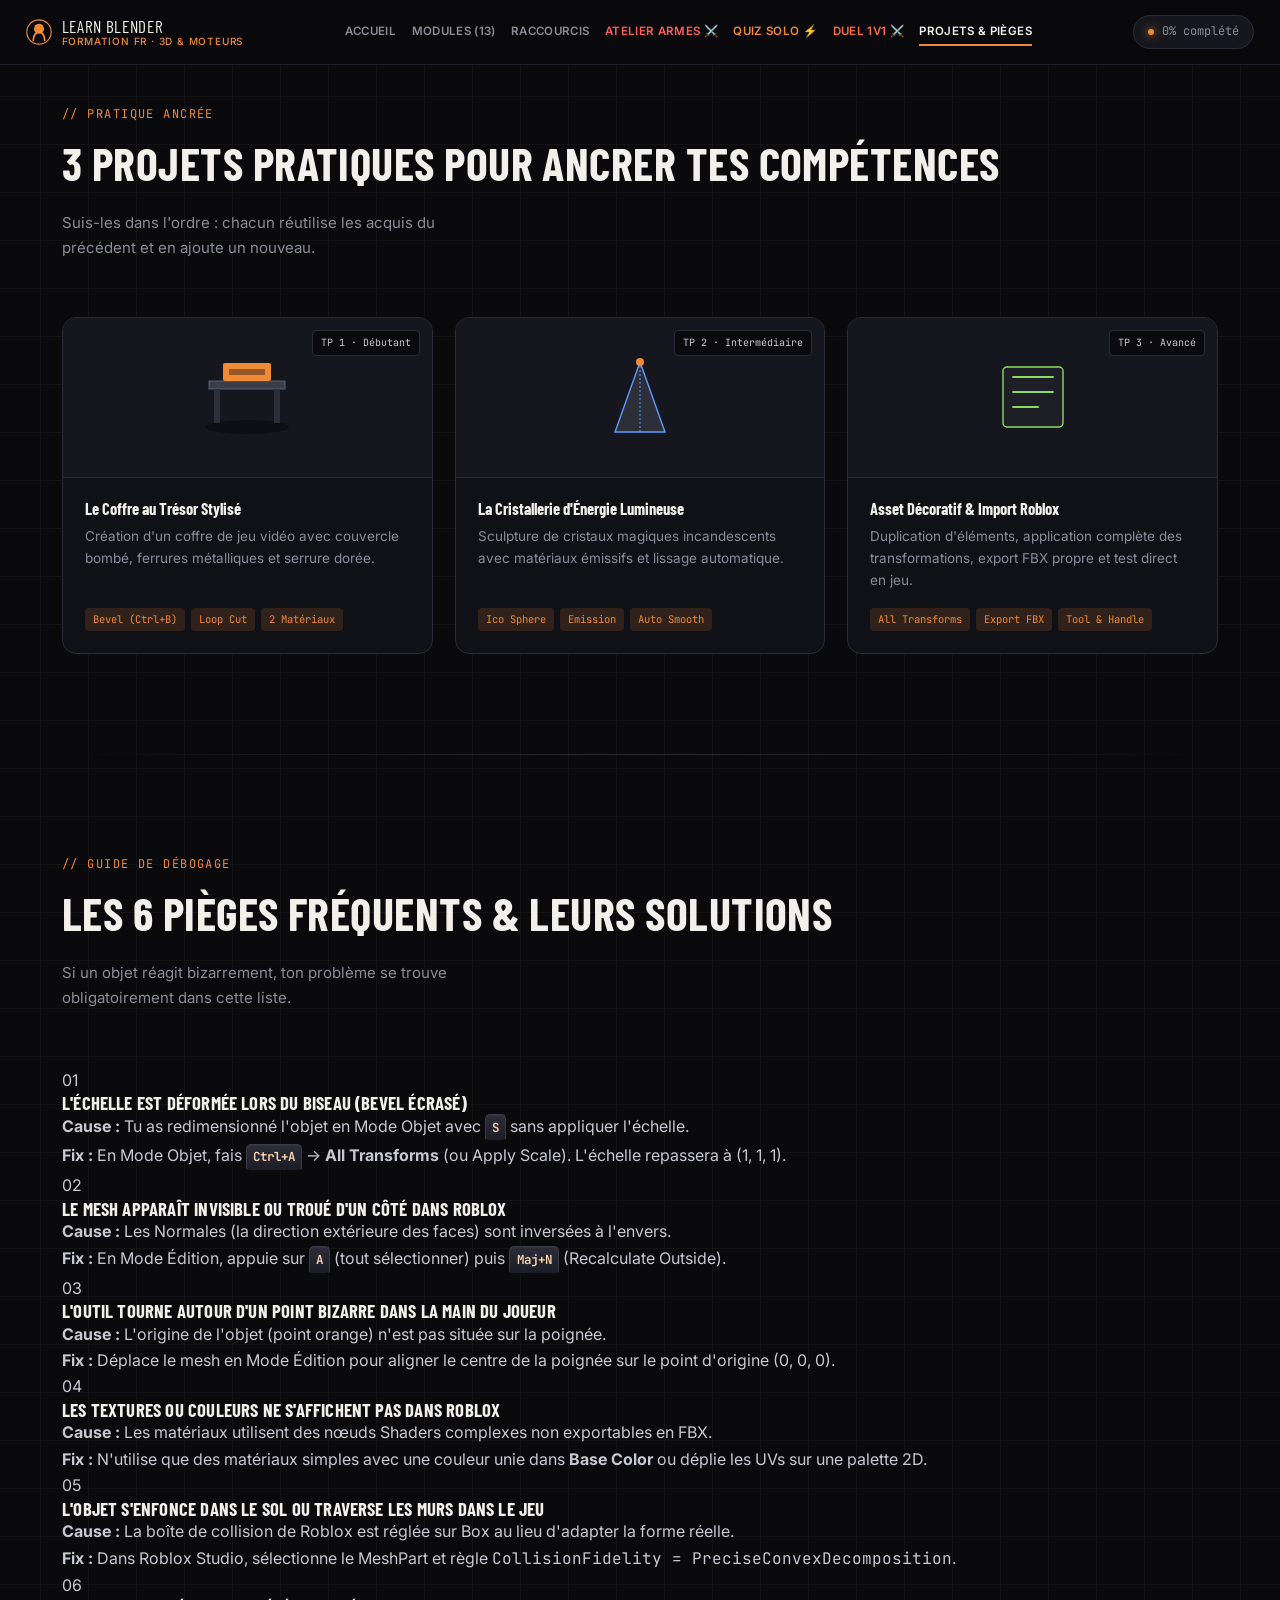
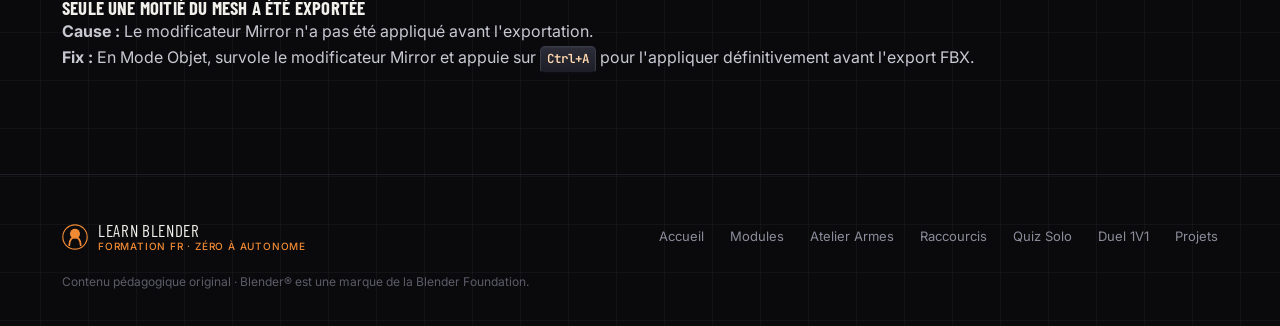
<file: projets.html>
<!DOCTYPE html>
<html lang="fr">
<head>
<meta charset="UTF-8">
<meta name="viewport" content="width=device-width, initial-scale=1.0">
<title>Learn Blender</title>
<link rel="preconnect" href="https://fonts.googleapis.com">
<link rel="preconnect" href="https://fonts.gstatic.com" crossorigin>
<link href="https://fonts.googleapis.com/css2?family=Inter:wght@400;500;600;700;800&family=Barlow+Condensed:wght@600;700;800&family=JetBrains+Mono:wght@400;500;600;700&display=swap" rel="stylesheet">
<link rel="stylesheet" href="styles.css">
</head>
<body>

<div class="scroll-progress" id="scrollProgress"></div>

<!-- ============ TOPBAR ============ -->
<header class="topbar">
  <div class="container topbar-inner">
    <a href="index.html" class="brand">
      <svg class="brand-mark" viewBox="0 0 32 32" fill="none">
        <circle cx="16" cy="16" r="15" stroke="#f08a34" stroke-width="1.4"/>
        <circle cx="16" cy="12" r="6.2" fill="#f08a34"/>
        <path d="M9 26 C9 19 13 16 16 16 C19 16 23 19 23 26" fill="none" stroke="#f08a34" stroke-width="2.2" stroke-linecap="round"/>
      </svg>
      <div class="brand-stack">
        <span>LEARN BLENDER</span>
        <small>Formation FR · 3D & Moteurs</small>
      </div>
    </a>
    <nav class="topnav">
      <a href="index.html">Accueil</a>
      <a href="modules.html">Modules (13)</a>
      <a href="raccourcis.html">Raccourcis</a>
      <a href="armes.html" class="weapons-topnav-link">Atelier Armes ⚔️</a>
      <a href="quiz.html" class="quiz-topnav-link">Quiz Solo ⚡</a>
      <a href="duel.html" class="duel-topnav-link">Duel 1V1 ⚔️</a>
      <a href="projets.html" class="active">Projets & Pièges</a>
    </nav>
    <div class="progress-pill">
      <span class="dot"></span>
      <span id="topProgress">Projets & Pièges</span>
    </div>
  </div>
</header>

<!-- ============ PROJETS ============ -->
<section id="projets-page" style="padding-top:40px;">
  <div class="container">
    <div class="section-head">
      <div>
        <span class="section-tag">// Pratique ancrée</span>
        <h2>3 Projets Pratiques pour Ancrer tes Compétences</h2>
      </div>
      <p class="section-desc">Suis-les dans l'ordre : chacun réutilise les acquis du précédent et en ajoute un nouveau.</p>
    </div>

    <div class="tp-grid">
      
      <div class="tp-card reveal">
        <div class="tp-thumb">
          <span class="difficulty">TP 1 · Débutant</span>
          <svg width="120" height="100" viewBox="0 0 120 100" fill="none">
            <ellipse cx="60" cy="80" rx="42" ry="7" fill="#000" opacity="0.35"/>
            <rect x="22" y="34" width="76" height="8" fill="#3a3d4a" stroke="#5b5e70" stroke-width="1"/>
            <rect x="27" y="42" width="6" height="34" fill="#2c2e38"/>
            <rect x="87" y="42" width="6" height="34" fill="#2c2e38"/>
            <rect x="36" y="16" width="48" height="18" fill="#f08a34" rx="2"/>
            <rect x="42" y="22" width="36" height="6" fill="#101116" opacity="0.4"/>
          </svg>
        </div>
        <div class="tp-body">
          <h3>Le Coffre au Trésor Stylisé</h3>
          <p>Création d'un coffre de jeu vidéo avec couvercle bombé, ferrures métalliques et serrure dorée.</p>
          <div class="tp-skills"><span>Bevel (Ctrl+B)</span><span>Loop Cut</span><span>2 Matériaux</span></div>
        </div>
      </div>

      <div class="tp-card reveal">
        <div class="tp-thumb">
          <span class="difficulty">TP 2 · Intermédiaire</span>
          <svg width="120" height="100" viewBox="0 0 120 100" fill="none">
            <path d="M60 15 L85 85 L35 85 Z" fill="#2c2e38" stroke="#5c9cff" stroke-width="1.4"/>
            <path d="M60 15 L60 85" stroke="#5c9cff" stroke-width="1" stroke-dasharray="2 2"/>
            <circle cx="60" cy="15" r="4" fill="#f08a34"/>
          </svg>
        </div>
        <div class="tp-body">
          <h3>La Cristallerie d'Énergie Lumineuse</h3>
          <p>Sculpture de cristaux magiques incandescents avec matériaux émissifs et lissage automatique.</p>
          <div class="tp-skills"><span>Ico Sphere</span><span>Emission</span><span>Auto Smooth</span></div>
        </div>
      </div>

      <div class="tp-card reveal">
        <div class="tp-thumb">
          <span class="difficulty">TP 3 · Avancé</span>
          <svg width="120" height="100" viewBox="0 0 120 100" fill="none">
            <rect x="30" y="20" width="60" height="60" rx="4" fill="#1d1e26" stroke="#8bdc63" stroke-width="1.4"/>
            <path d="M40 30h40M40 45h40M40 60h25" stroke="#8bdc63" stroke-width="1.8" stroke-linecap="round"/>
          </svg>
        </div>
        <div class="tp-body">
          <h3>Asset Décoratif & Import Roblox</h3>
          <p>Duplication d'éléments, application complète des transformations, export FBX propre et test direct en jeu.</p>
          <div class="tp-skills"><span>All Transforms</span><span>Export FBX</span><span>Tool & Handle</span></div>
        </div>
      </div>

    </div>
  </div>
</section>

<div class="container"><div class="divider"></div></div>

<!-- ============ PIÈGES ============ -->
<section id="pieges">
  <div class="container">
    <div class="section-head">
      <div>
        <span class="section-tag">// Guide de débogage</span>
        <h2>Les 6 Pièges Fréquents & Leurs Solutions</h2>
      </div>
      <p class="section-desc">Si un objet réagit bizarrement, ton problème se trouve obligatoirement dans cette liste.</p>
    </div>

    <div class="pitfalls-grid">

      <div class="pitfall-card reveal">
        <div class="pf-num">01</div>
        <div>
          <h3>L'échelle est déformée lors du biseau (Bevel écrasé)</h3>
          <p><strong>Cause :</strong> Tu as redimensionné l'objet en Mode Objet avec <kbd>S</kbd> sans appliquer l'échelle.<br>
          <strong>Fix :</strong> En Mode Objet, fais <kbd>Ctrl+A</kbd> → <strong>All Transforms</strong> (ou Apply Scale). L'échelle repassera à (1, 1, 1).</p>
        </div>
      </div>

      <div class="pitfall-card reveal">
        <div class="pf-num">02</div>
        <div>
          <h3>Le mesh apparaît invisible ou troué d'un côté dans Roblox</h3>
          <p><strong>Cause :</strong> Les Normales (la direction extérieure des faces) sont inversées à l'envers.<br>
          <strong>Fix :</strong> En Mode Édition, appuie sur <kbd>A</kbd> (tout sélectionner) puis <kbd>Maj+N</kbd> (Recalculate Outside).</p>
        </div>
      </div>

      <div class="pitfall-card reveal">
        <div class="pf-num">03</div>
        <div>
          <h3>L'outil tourne autour d'un point bizarre dans la main du joueur</h3>
          <p><strong>Cause :</strong> L'origine de l'objet (point orange) n'est pas située sur la poignée.<br>
          <strong>Fix :</strong> Déplace le mesh en Mode Édition pour aligner le centre de la poignée sur le point d'origine (0, 0, 0).</p>
        </div>
      </div>

      <div class="pitfall-card reveal">
        <div class="pf-num">04</div>
        <div>
          <h3>Les textures ou couleurs ne s'affichent pas dans Roblox</h3>
          <p><strong>Cause :</strong> Les matériaux utilisent des nœuds Shaders complexes non exportables en FBX.<br>
          <strong>Fix :</strong> N'utilise que des matériaux simples avec une couleur unie dans <strong>Base Color</strong> ou déplie les UVs sur une palette 2D.</p>
        </div>
      </div>

      <div class="pitfall-card reveal">
        <div class="pf-num">05</div>
        <div>
          <h3>L'objet s'enfonce dans le sol ou traverse les murs dans le jeu</h3>
          <p><strong>Cause :</strong> La boîte de collision de Roblox est réglée sur Box au lieu d'adapter la forme réelle.<br>
          <strong>Fix :</strong> Dans Roblox Studio, sélectionne le MeshPart et règle <code>CollisionFidelity = PreciseConvexDecomposition</code>.</p>
        </div>
      </div>

      <div class="pitfall-card reveal">
        <div class="pf-num">06</div>
        <div>
          <h3>Seule une moitié du mesh a été exportée</h3>
          <p><strong>Cause :</strong> Le modificateur Mirror n'a pas été appliqué avant l'exportation.<br>
          <strong>Fix :</strong> En Mode Objet, survole le modificateur Mirror et appuie sur <kbd>Ctrl+A</kbd> pour l'appliquer définitivement avant l'export FBX.</p>
        </div>
      </div>

    </div>
  </div>
</section>

<footer>
  <div class="container footer-grid">
    <div class="brand">
      <svg class="brand-mark" viewBox="0 0 32 32" fill="none">
        <circle cx="16" cy="16" r="15" stroke="#f08a34" stroke-width="1.4"/>
        <circle cx="16" cy="12" r="6.2" fill="#f08a34"/>
        <path d="M9 26 C9 19 13 16 16 16 C19 16 23 19 23 26" fill="none" stroke="#f08a34" stroke-width="2.2" stroke-linecap="round"/>
      </svg>
      <div class="brand-stack">
        <span>LEARN BLENDER</span>
        <small>Formation FR · Zéro à Autonome</small>
      </div>
    </div>
    <div class="footer-links">
      <a href="index.html">Accueil</a>
      <a href="modules.html">Modules</a>
      <a href="armes.html">Atelier Armes</a>
      <a href="raccourcis.html">Raccourcis</a>
      <a href="quiz.html">Quiz Solo</a>
      <a href="duel.html">Duel 1V1</a>
      <a href="projets.html">Projets</a>
    </div>
    <div class="footer-note">Contenu pédagogique original · Blender® est une marque de la Blender Foundation.</div>
  </div>
</footer>

<script src="script.js"></script>
</body>
</html>
</file>
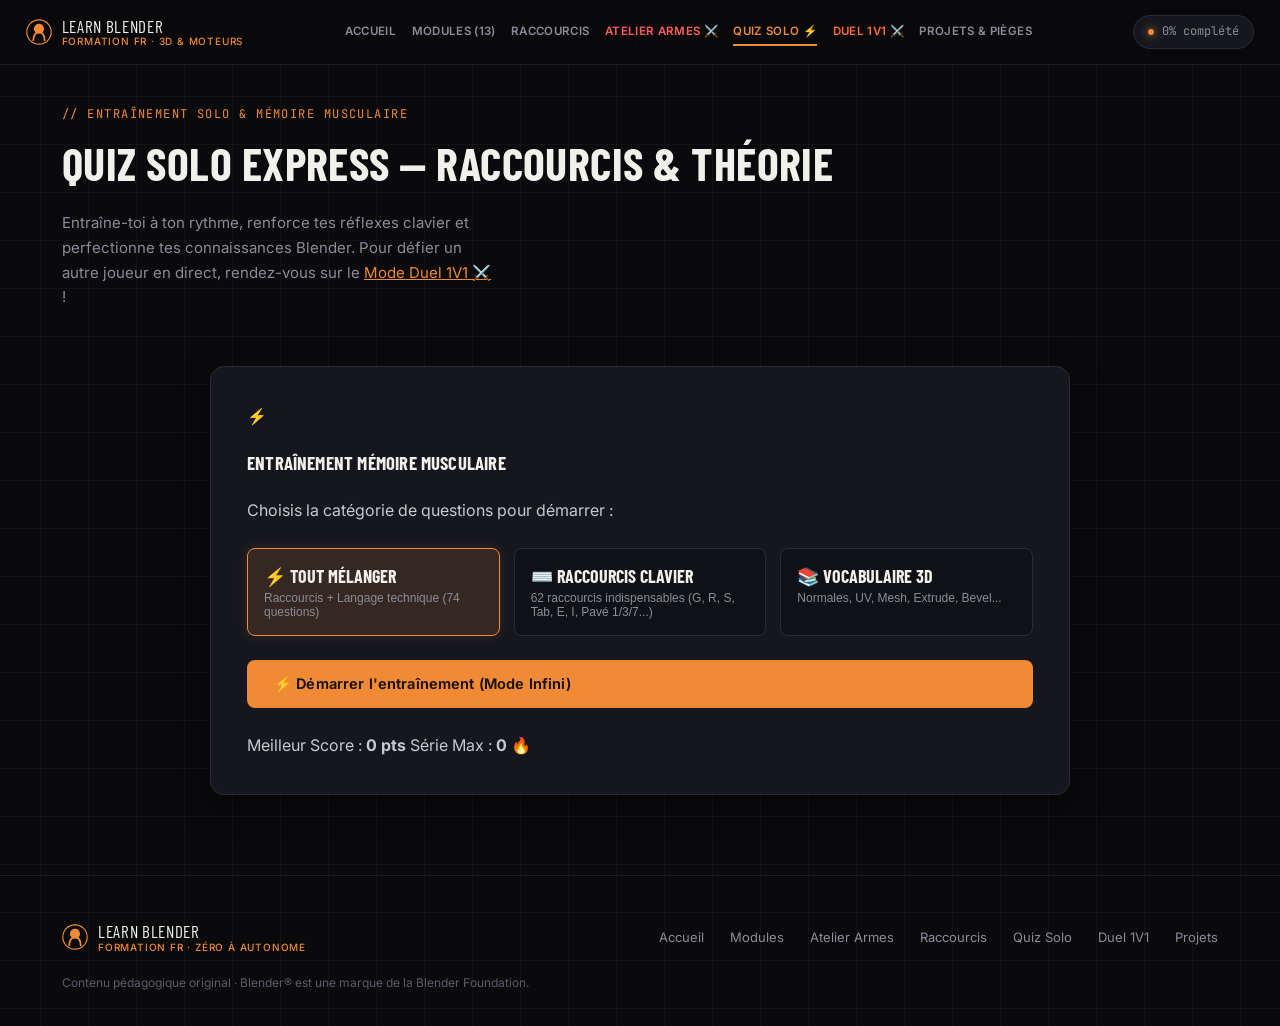
<file: quiz.html>
<!DOCTYPE html>
<html lang="fr">
<head>
<meta charset="UTF-8">
<meta name="viewport" content="width=device-width, initial-scale=1.0">
<title>Learn Blender</title>
<link rel="preconnect" href="https://fonts.googleapis.com">
<link rel="preconnect" href="https://fonts.gstatic.com" crossorigin>
<link href="https://fonts.googleapis.com/css2?family=Inter:wght@400;500;600;700;800&family=Barlow+Condensed:wght@600;700;800&family=JetBrains+Mono:wght@400;500;600;700&display=swap" rel="stylesheet">
<link rel="stylesheet" href="styles.css">
</head>
<body>

<div class="scroll-progress" id="scrollProgress"></div>

<!-- ============ TOPBAR ============ -->
<header class="topbar">
  <div class="container topbar-inner">
    <a href="index.html" class="brand">
      <svg class="brand-mark" viewBox="0 0 32 32" fill="none">
        <circle cx="16" cy="16" r="15" stroke="#f08a34" stroke-width="1.4"/>
        <circle cx="16" cy="12" r="6.2" fill="#f08a34"/>
        <path d="M9 26 C9 19 13 16 16 16 C19 16 23 19 23 26" fill="none" stroke="#f08a34" stroke-width="2.2" stroke-linecap="round"/>
      </svg>
      <div class="brand-stack">
        <span>LEARN BLENDER</span>
        <small>Formation FR · 3D & Moteurs</small>
      </div>
    </a>
    <nav class="topnav">
      <a href="index.html">Accueil</a>
      <a href="modules.html">Modules (13)</a>
      <a href="raccourcis.html">Raccourcis</a>
      <a href="armes.html" class="weapons-topnav-link">Atelier Armes ⚔️</a>
      <a href="quiz.html" class="quiz-topnav-link active">Quiz Solo ⚡</a>
      <a href="duel.html" class="duel-topnav-link">Duel 1V1 ⚔️</a>
      <a href="projets.html">Projets & Pièges</a>
    </nav>
    <div class="progress-pill">
      <span class="dot"></span>
      <span id="topProgress">Quiz Solo ⚡</span>
    </div>
  </div>
</header>

<section id="speed-quiz" style="padding-top:40px; padding-bottom:80px;">
  <div class="container">
    <div class="section-head">
      <div>
        <span class="section-tag">// Entraînement Solo & Mémoire Musculaire</span>
        <h2>Quiz Solo Express — Raccourcis & Théorie</h2>
      </div>
      <p class="section-desc">
        Entraîne-toi à ton rythme, renforce tes réflexes clavier et perfectionne tes connaissances Blender. Pour défier un autre joueur en direct, rendez-vous sur le <a href="duel.html" style="color:var(--blender-orange); text-decoration:underline;">Mode Duel 1V1 ⚔️</a> !
      </p>
    </div>

    <!-- ==================== MODE SOLO ==================== -->
    <div class="quiz-card" id="quizCard">
      
      <!-- 1. ÉCRAN D'ACCUEIL / CHOIX DU MODE -->
      <div class="quiz-screen quiz-screen-start" id="quizStartScreen">
        <div class="quiz-start-icon">⚡</div>
        <h3>Entraînement Mémoire Musculaire</h3>
        <p>Choisis la catégorie de questions pour démarrer :</p>
        
        <div class="quiz-cat-selector">
          <button type="button" class="quiz-cat-btn active" data-cat="all">
            <span class="cat-title">⚡ Tout mélanger</span>
            <span class="cat-sub">Raccourcis + Langage technique (74 questions)</span>
          </button>
          <button type="button" class="quiz-cat-btn" data-cat="shortcuts">
            <span class="cat-title">⌨️ Raccourcis Clavier</span>
            <span class="cat-sub">62 raccourcis indispensables (G, R, S, Tab, E, I, Pavé 1/3/7...)</span>
          </button>
          <button type="button" class="quiz-cat-btn" data-cat="vocab">
            <span class="cat-title">📚 Vocabulaire 3D</span>
            <span class="cat-sub">Normales, UV, Mesh, Extrude, Bevel...</span>
          </button>
        </div>

        <button type="button" class="btn btn-primary btn-large" id="startQuizBtn">⚡ Démarrer l'entraînement (Mode Infini)</button>
        
        <div class="quiz-highscores">
          <span>Meilleur Score : <strong id="quizHighScore">0 pts</strong></span>
          <span>Série Max : <strong id="quizHighStreak">0 🔥</strong></span>
        </div>
      </div>

      <!-- 2. ÉCRAN DE JEU EN COURS -->
      <div class="quiz-screen quiz-screen-game hidden" id="quizGameScreen">
        
        <div class="quiz-hud">
          <div class="quiz-hud-meta">
            <span class="quiz-q-num" id="quizQNum">Question 1</span>
            <span class="quiz-category-tag" id="quizCatTag">Raccourcis</span>
          </div>
          <div class="quiz-hud-scores">
            <span class="quiz-streak-badge" id="quizStreakBadge">🔥 x0</span>
            <span class="quiz-score-val" id="quizScoreVal">0 pts</span>
            <button type="button" class="quiz-quit-btn" id="quizQuitBtn" title="Quitter et voir les résultats">✕ Quitter</button>
          </div>
        </div>

        <!-- Chrono Bar -->
        <div class="quiz-timer-wrap">
          <div class="quiz-timer-bar" id="quizTimerBar"></div>
          <span class="quiz-timer-text" id="quizTimerText">10s</span>
        </div>

        <!-- Question Title -->
        <div class="quiz-question-box">
          <h3 id="quizQuestionText">Chargement de la question...</h3>
        </div>

        <!-- Options Grid -->
        <div class="quiz-options-grid" id="quizOptionsGrid"></div>

        <!-- Feedback & Explications (masqué par défaut) -->
        <div class="quiz-feedback-box hidden" id="quizFeedbackBox">
          <div class="quiz-feedback-status" id="quizFeedbackStatus">⚡ EXCELLENT ! +120 PTS</div>
          <p class="quiz-feedback-expl" id="quizFeedbackExpl"></p>
          <button type="button" class="quiz-next-btn" id="quizNextBtn">Question suivante (Entrée / Espace) →</button>
        </div>

      </div>

      <!-- 3. ÉCRAN DE RÉSULTATS -->
      <div class="quiz-screen quiz-screen-results hidden" id="quizResultsScreen">
        <div class="quiz-results-header">
          <div class="quiz-rank-emoji" id="quizRankEmoji">🏆</div>
          <h3 id="quizRankTitle">Master of Blender !</h3>
          <p id="quizRankSubtitle">Tu connais tes raccourcis sur le bout des doigts.</p>
        </div>

        <div class="quiz-score-summary">
          <div class="score-card-item">
            <span class="num" id="quizFinalScore">0</span>
            <span class="lbl">Score Total</span>
          </div>
          <div class="score-card-item">
            <span class="num" id="quizFinalAccuracy">0%</span>
            <span class="lbl">Précision (0/10)</span>
          </div>
          <div class="score-card-item">
            <span class="num" id="quizFinalStreak">0 🔥</span>
            <span class="lbl">Combo Max</span>
          </div>
        </div>

        <div class="quiz-review-section" id="quizReviewSection">
          <h4>Révision de tes réponses :</h4>
          <div class="quiz-review-list" id="quizReviewList"></div>
        </div>

        <div class="quiz-results-ctas">
          <button type="button" class="btn btn-primary" id="restartQuizBtn">⚡ Rejouer dans ce mode</button>
          <button type="button" class="btn btn-ghost" id="changeModeBtn">⚙️ Changer de mode</button>
        </div>
      </div>

    </div>
  </div>
</section>

<footer>
  <div class="container footer-grid">
    <div class="brand">
      <svg class="brand-mark" viewBox="0 0 32 32" fill="none">
        <circle cx="16" cy="16" r="15" stroke="#f08a34" stroke-width="1.4"/>
        <circle cx="16" cy="12" r="6.2" fill="#f08a34"/>
        <path d="M9 26 C9 19 13 16 16 16 C19 16 23 19 23 26" fill="none" stroke="#f08a34" stroke-width="2.2" stroke-linecap="round"/>
      </svg>
      <div class="brand-stack">
        <span>LEARN BLENDER</span>
        <small>Formation FR · Zéro à Autonome</small>
      </div>
    </div>
    <div class="footer-links">
      <a href="index.html">Accueil</a>
      <a href="modules.html">Modules</a>
      <a href="armes.html">Atelier Armes</a>
      <a href="raccourcis.html">Raccourcis</a>
      <a href="quiz.html">Quiz Solo</a>
      <a href="duel.html">Duel 1V1</a>
      <a href="projets.html">Projets</a>
    </div>
    <div class="footer-note">Contenu pédagogique original · Blender® est une marque de la Blender Foundation.</div>
  </div>
</footer>

<script src="script.js"></script>
</body>
</html>
</file>
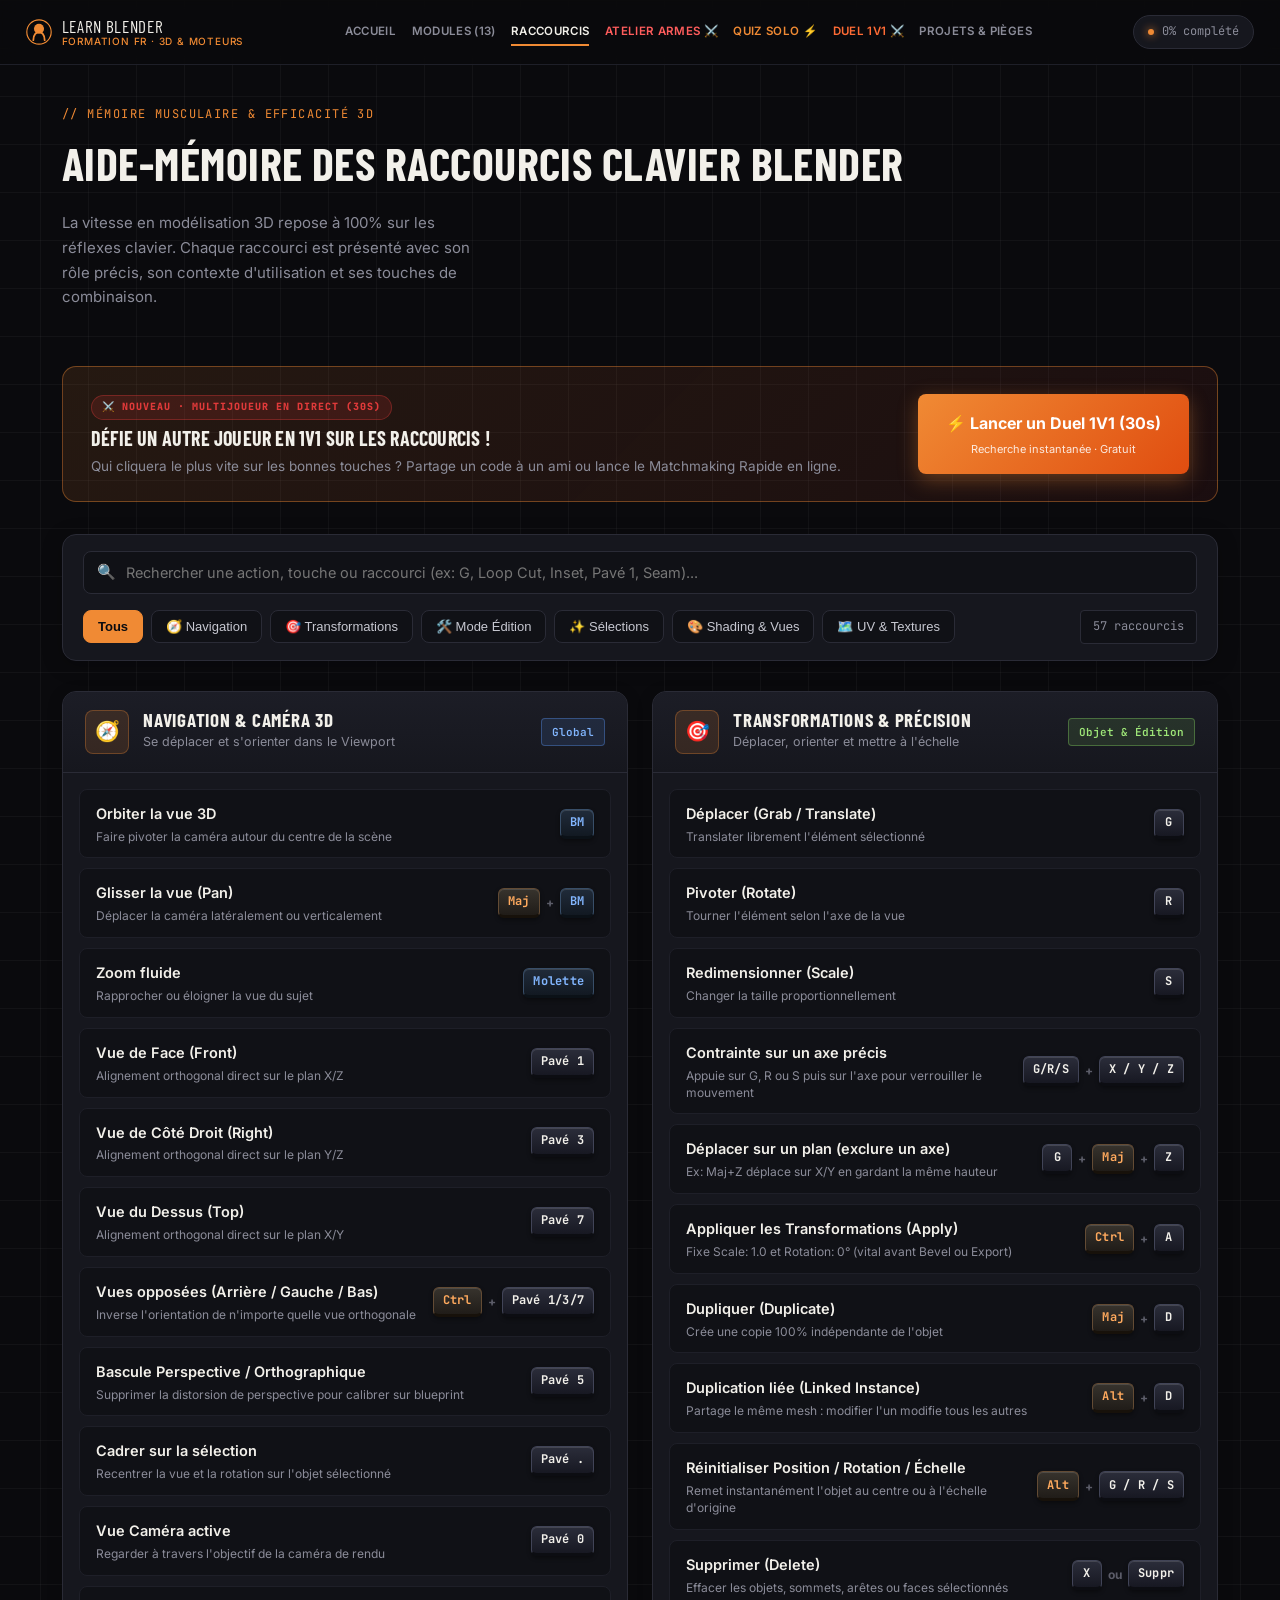
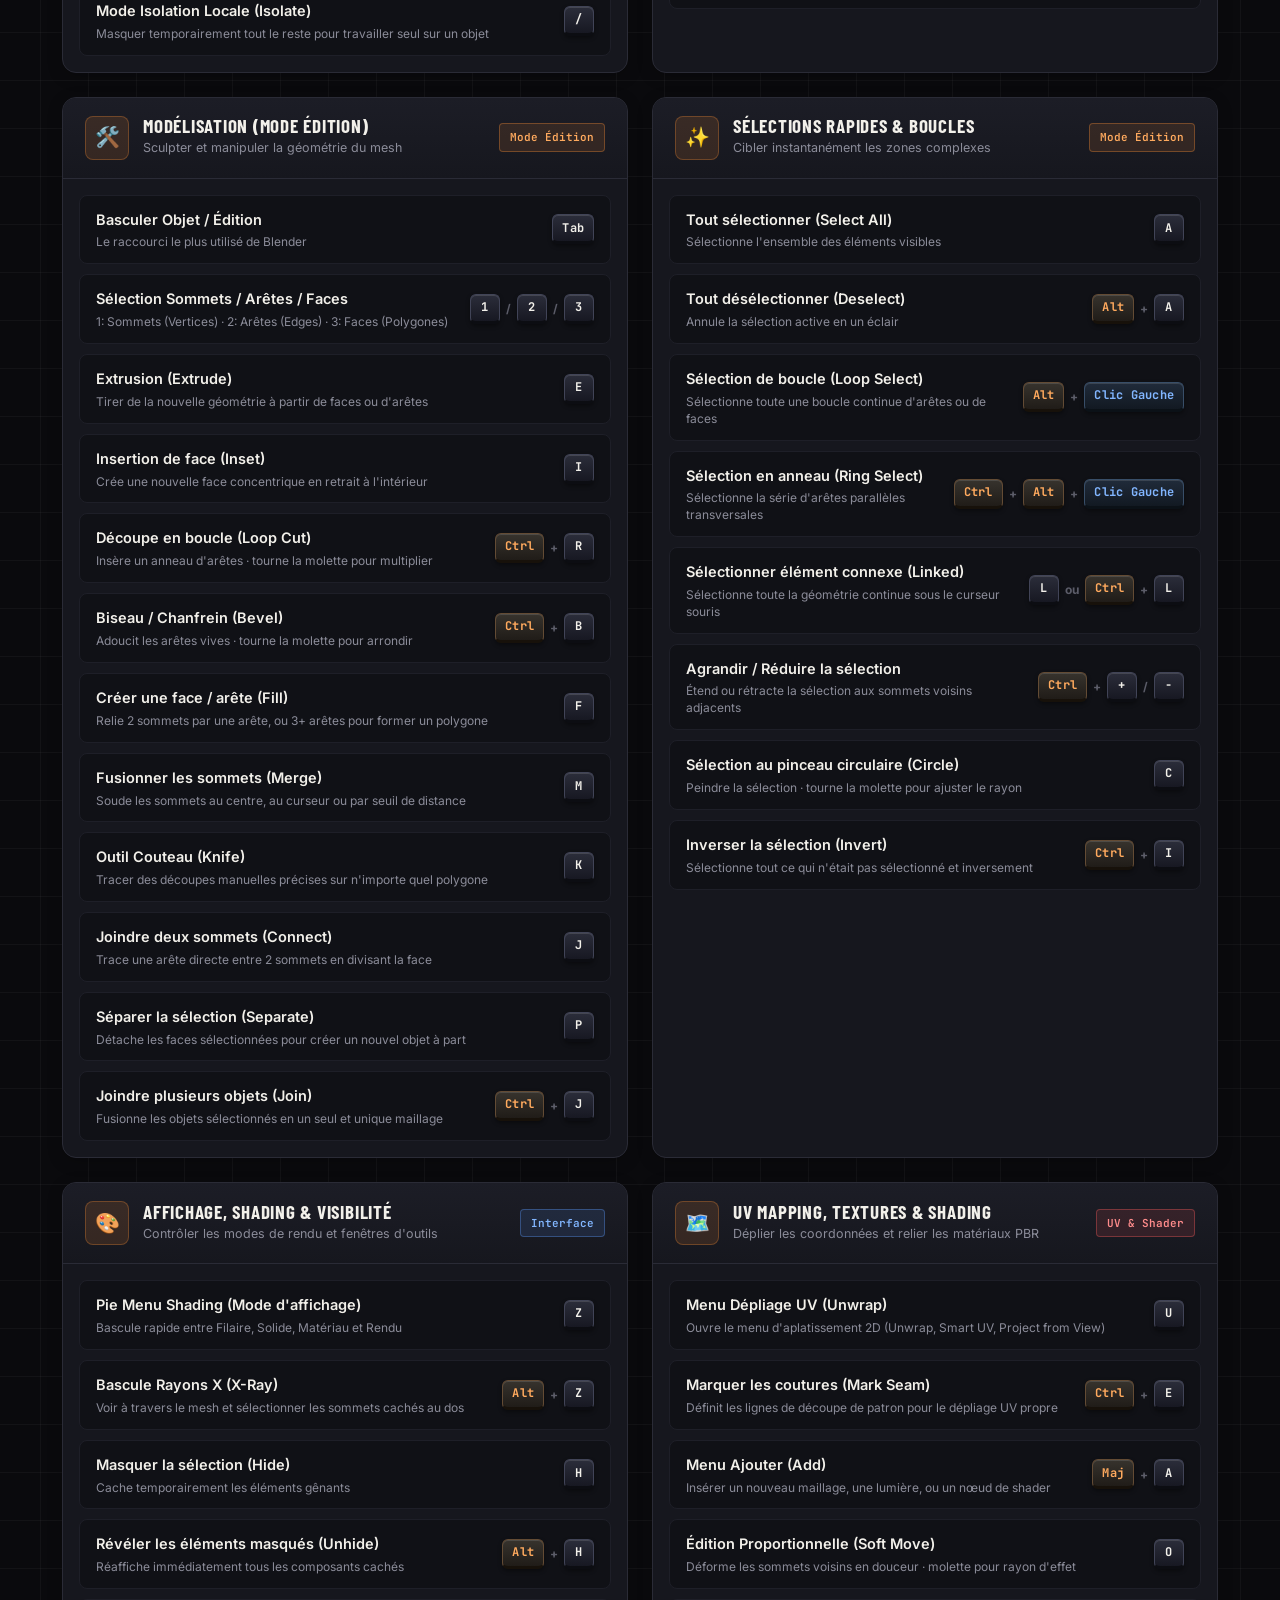
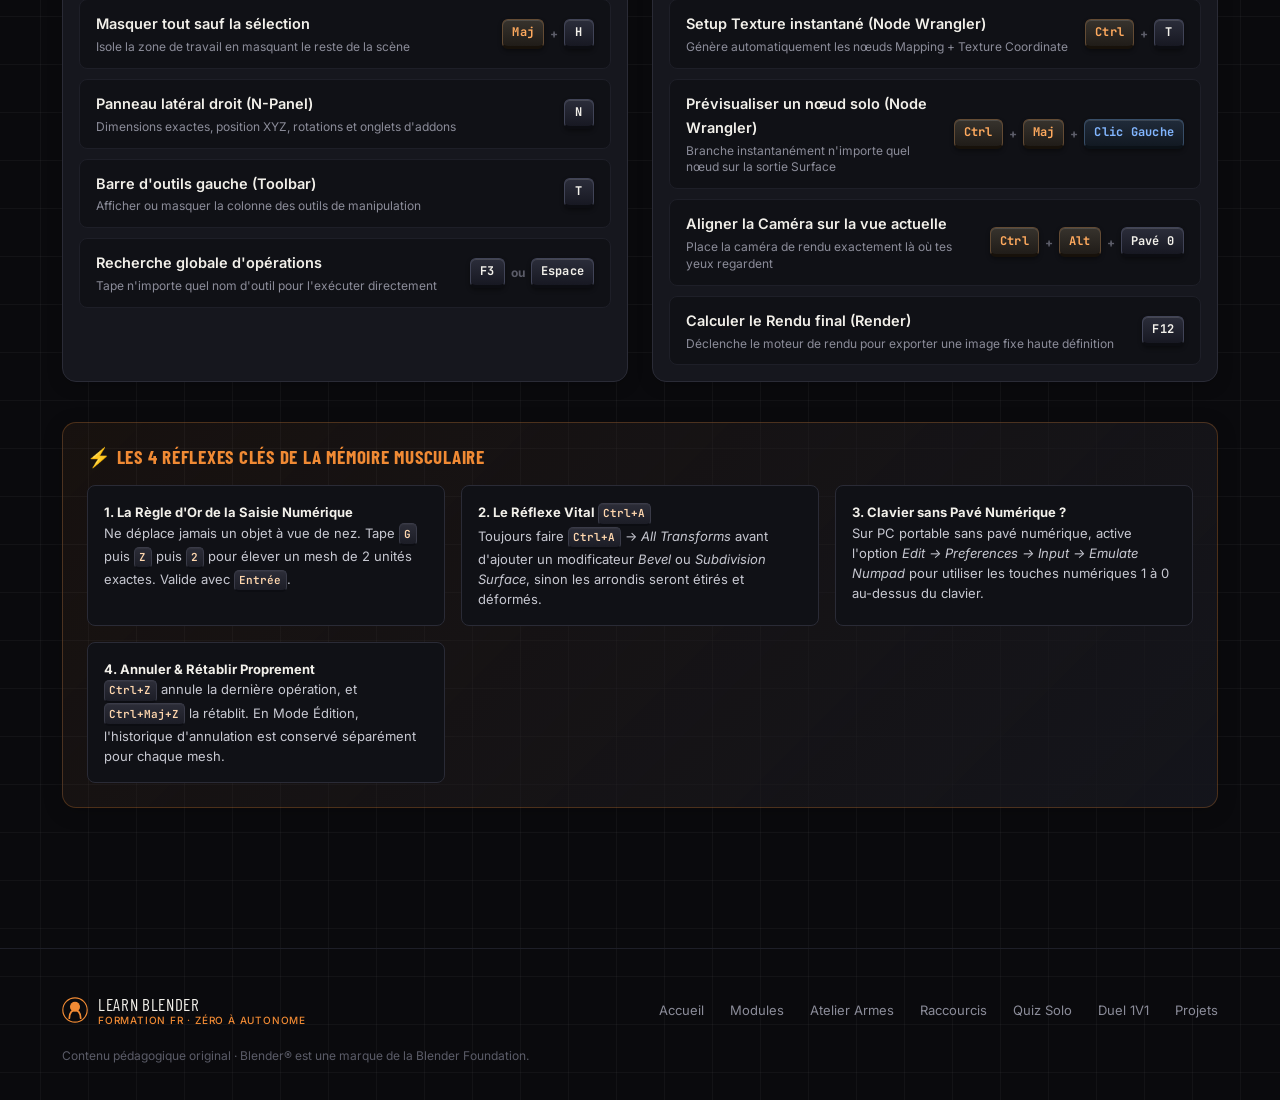
<file: raccourcis.html>
<!DOCTYPE html>
<html lang="fr">
<head>
<meta charset="UTF-8">
<meta name="viewport" content="width=device-width, initial-scale=1.0">
<title>Learn Blender</title>
<link rel="preconnect" href="https://fonts.googleapis.com">
<link rel="preconnect" href="https://fonts.gstatic.com" crossorigin>
<link href="https://fonts.googleapis.com/css2?family=Inter:wght@400;500;600;700;800&family=Barlow+Condensed:wght@600;700;800&family=JetBrains+Mono:wght@400;500;600;700&display=swap" rel="stylesheet">
<link rel="stylesheet" href="styles.css">
</head>
<body>

<div class="scroll-progress" id="scrollProgress"></div>

<!-- ============ TOPBAR ============ -->
<header class="topbar">
  <div class="container topbar-inner">
    <a href="index.html" class="brand">
      <svg class="brand-mark" viewBox="0 0 32 32" fill="none">
        <circle cx="16" cy="16" r="15" stroke="#f08a34" stroke-width="1.4"/>
        <circle cx="16" cy="12" r="6.2" fill="#f08a34"/>
        <path d="M9 26 C9 19 13 16 16 16 C19 16 23 19 23 26" fill="none" stroke="#f08a34" stroke-width="2.2" stroke-linecap="round"/>
      </svg>
      <div class="brand-stack">
        <span>LEARN BLENDER</span>
        <small>Formation FR · 3D & Moteurs</small>
      </div>
    </a>
    <nav class="topnav">
      <a href="index.html">Accueil</a>
      <a href="modules.html">Modules (13)</a>
      <a href="raccourcis.html" class="active">Raccourcis</a>
      <a href="armes.html" class="weapons-topnav-link">Atelier Armes ⚔️</a>
      <a href="quiz.html" class="quiz-topnav-link">Quiz Solo ⚡</a>
      <a href="duel.html" class="duel-topnav-link">Duel 1V1 ⚔️</a>
      <a href="projets.html">Projets & Pièges</a>
    </nav>
    <div class="progress-pill">
      <span class="dot"></span>
      <span id="topProgress">Raccourcis Clavier</span>
    </div>
  </div>
</header>

<section id="raccourcis-page" style="padding-top:40px;">
  <div class="container">

    <!-- En-tête de page -->
    <div class="section-head">
      <div>
        <span class="section-tag">// Mémoire Musculaire & Efficacité 3D</span>
        <h2>Aide-mémoire des Raccourcis Clavier Blender</h2>
      </div>
      <p class="section-desc">
        La vitesse en modélisation 3D repose à 100% sur les réflexes clavier. Chaque raccourci est présenté avec son rôle précis, son contexte d'utilisation et ses touches de combinaison.
      </p>
    </div>

    <!-- BANNIÈRE PROMO DUEL 1V1 MULTIJOUEUR -->
    <div class="duel-promo-banner">
      <div class="duel-promo-left">
        <span class="duel-promo-badge">⚔️ NOUVEAU · MULTIJOUEUR EN DIRECT (30s)</span>
        <h3>Défie un autre joueur en 1V1 sur les raccourcis !</h3>
        <p>Qui cliquera le plus vite sur les bonnes touches ? Partage un code à un ami ou lance le Matchmaking Rapide en ligne.</p>
      </div>
      <div class="duel-promo-right">
        <a href="duel.html" class="duel-promo-btn">
          <span>⚡ Lancer un Duel 1V1 (30s)</span>
          <small>Recherche instantanée · Gratuit</small>
        </a>
      </div>
    </div>

    <!-- Barre d'outils interactive (Recherche & Filtres) -->
    <div class="shortcuts-toolbar">
      <div class="shortcuts-search-wrap">
        <span class="search-icon">🔍</span>
        <input type="text" id="scSearchInput" class="shortcuts-search-input" placeholder="Rechercher une action, touche ou raccourci (ex: G, Loop Cut, Inset, Pavé 1, Seam)..." oninput="filterShortcuts()">
      </div>

      <div class="shortcuts-filters">
        <button type="button" class="sc-filter-btn active" data-scfilter="all" onclick="setCategoryFilter('all', this)">Tous</button>
        <button type="button" class="sc-filter-btn" data-scfilter="nav" onclick="setCategoryFilter('nav', this)">🧭 Navigation</button>
        <button type="button" class="sc-filter-btn" data-scfilter="transfo" onclick="setCategoryFilter('transfo', this)">🎯 Transformations</button>
        <button type="button" class="sc-filter-btn" data-scfilter="edit" onclick="setCategoryFilter('edit', this)">🛠️ Mode Édition</button>
        <button type="button" class="sc-filter-btn" data-scfilter="select" onclick="setCategoryFilter('select', this)">✨ Sélections</button>
        <button type="button" class="sc-filter-btn" data-scfilter="shading" onclick="setCategoryFilter('shading', this)">🎨 Shading & Vues</button>
        <button type="button" class="sc-filter-btn" data-scfilter="uv" onclick="setCategoryFilter('uv', this)">🗺️ UV & Textures</button>
      </div>

      <span id="scCounter" class="shortcuts-counter">57 raccourcis</span>
    </div>

    <!-- Grille des cartes thématiques -->
    <div class="shortcuts-grid" id="shortcutsGrid">

      <!-- CARTE 1 : NAVIGATION 3D -->
      <div class="shortcut-card reveal" data-sccat="nav">
        <div class="sc-head">
          <span class="sc-icon">🧭</span>
          <div class="sc-head-info">
            <h3>Navigation & Caméra 3D</h3>
            <p>Se déplacer et s'orienter dans le Viewport</p>
          </div>
          <span class="sc-badge mode-view">Global</span>
        </div>
        <div class="sc-list">
          <div class="sc-row" data-scname="orbiter rotation vue centre 3d bm molette">
            <div class="sc-desc">
              <span class="sc-action">Orbiter la vue 3D</span>
              <span class="sc-detail">Faire pivoter la caméra autour du centre de la scène</span>
            </div>
            <div class="sc-keys">
              <kbd class="mouse">BM</kbd>
            </div>
          </div>

          <div class="sc-row" data-scname="pan glisser deplacer vue lateral translation maj bm">
            <div class="sc-desc">
              <span class="sc-action">Glisser la vue (Pan)</span>
              <span class="sc-detail">Déplacer la caméra latéralement ou verticalement</span>
            </div>
            <div class="sc-keys">
              <kbd class="mod">Maj</kbd>
              <span class="key-sep">+</span>
              <kbd class="mouse">BM</kbd>
            </div>
          </div>

          <div class="sc-row" data-scname="zoom zoomer dezoomer molette avant arriere">
            <div class="sc-desc">
              <span class="sc-action">Zoom fluide</span>
              <span class="sc-detail">Rapprocher ou éloigner la vue du sujet</span>
            </div>
            <div class="sc-keys">
              <kbd class="mouse">Molette</kbd>
            </div>
          </div>

          <div class="sc-row" data-scname="vue face front pave 1 orthogonal">
            <div class="sc-desc">
              <span class="sc-action">Vue de Face (Front)</span>
              <span class="sc-detail">Alignement orthogonal direct sur le plan X/Z</span>
            </div>
            <div class="sc-keys">
              <kbd>Pavé 1</kbd>
            </div>
          </div>

          <div class="sc-row" data-scname="vue profil cote droite right pave 3">
            <div class="sc-desc">
              <span class="sc-action">Vue de Côté Droit (Right)</span>
              <span class="sc-detail">Alignement orthogonal direct sur le plan Y/Z</span>
            </div>
            <div class="sc-keys">
              <kbd>Pavé 3</kbd>
            </div>
          </div>

          <div class="sc-row" data-scname="vue dessus top pave 7 horizontal">
            <div class="sc-desc">
              <span class="sc-action">Vue du Dessus (Top)</span>
              <span class="sc-detail">Alignement orthogonal direct sur le plan X/Y</span>
            </div>
            <div class="sc-keys">
              <kbd>Pavé 7</kbd>
            </div>
          </div>

          <div class="sc-row" data-scname="vues opposees arriere gauche dessous ctrl pave 1 3 7">
            <div class="sc-desc">
              <span class="sc-action">Vues opposées (Arrière / Gauche / Bas)</span>
              <span class="sc-detail">Inverse l'orientation de n'importe quelle vue orthogonale</span>
            </div>
            <div class="sc-keys">
              <kbd class="mod">Ctrl</kbd>
              <span class="key-sep">+</span>
              <kbd>Pavé 1/3/7</kbd>
            </div>
          </div>

          <div class="sc-row" data-scname="bascule perspective orthographique pave 5 distorsion">
            <div class="sc-desc">
              <span class="sc-action">Bascule Perspective / Orthographique</span>
              <span class="sc-detail">Supprimer la distorsion de perspective pour calibrer sur blueprint</span>
            </div>
            <div class="sc-keys">
              <kbd>Pavé 5</kbd>
            </div>
          </div>

          <div class="sc-row" data-scname="cadrer centrer objet selectionne pave point focus">
            <div class="sc-desc">
              <span class="sc-action">Cadrer sur la sélection</span>
              <span class="sc-detail">Recentrer la vue et la rotation sur l'objet sélectionné</span>
            </div>
            <div class="sc-keys">
              <kbd>Pavé .</kbd>
            </div>
          </div>

          <div class="sc-row" data-scname="vue camera active pave 0 cadrage rendu">
            <div class="sc-desc">
              <span class="sc-action">Vue Caméra active</span>
              <span class="sc-detail">Regarder à travers l'objectif de la caméra de rendu</span>
            </div>
            <div class="sc-keys">
              <kbd>Pavé 0</kbd>
            </div>
          </div>

          <div class="sc-row" data-scname="isoler objet vue locale global slash division">
            <div class="sc-desc">
              <span class="sc-action">Mode Isolation Locale (Isolate)</span>
              <span class="sc-detail">Masquer temporairement tout le reste pour travailler seul sur un objet</span>
            </div>
            <div class="sc-keys">
              <kbd>/</kbd>
            </div>
          </div>
        </div>
      </div>

      <!-- CARTE 2 : TRANSFORMATIONS & PRÉCISION -->
      <div class="shortcut-card reveal" data-sccat="transfo">
        <div class="sc-head">
          <span class="sc-icon">🎯</span>
          <div class="sc-head-info">
            <h3>Transformations & Précision</h3>
            <p>Déplacer, orienter et mettre à l'échelle</p>
          </div>
          <span class="sc-badge mode-obj">Objet & Édition</span>
        </div>
        <div class="sc-list">
          <div class="sc-row" data-scname="grab deplacer translater bouger g">
            <div class="sc-desc">
              <span class="sc-action">Déplacer (Grab / Translate)</span>
              <span class="sc-detail">Translater librement l'élément sélectionné</span>
            </div>
            <div class="sc-keys">
              <kbd>G</kbd>
            </div>
          </div>

          <div class="sc-row" data-scname="rotate tourner pivoter orientation r">
            <div class="sc-desc">
              <span class="sc-action">Pivoter (Rotate)</span>
              <span class="sc-detail">Tourner l'élément selon l'axe de la vue</span>
            </div>
            <div class="sc-keys">
              <kbd>R</kbd>
            </div>
          </div>

          <div class="sc-row" data-scname="scale redimensionner agrandir reduire taille s">
            <div class="sc-desc">
              <span class="sc-action">Redimensionner (Scale)</span>
              <span class="sc-detail">Changer la taille proportionnellement</span>
            </div>
            <div class="sc-keys">
              <kbd>S</kbd>
            </div>
          </div>

          <div class="sc-row" data-scname="contrainte axe x y z verrouillage precis">
            <div class="sc-desc">
              <span class="sc-action">Contrainte sur un axe précis</span>
              <span class="sc-detail">Appuie sur G, R ou S puis sur l'axe pour verrouiller le mouvement</span>
            </div>
            <div class="sc-keys">
              <kbd>G/R/S</kbd>
              <span class="key-sep">+</span>
              <kbd>X / Y / Z</kbd>
            </div>
          </div>

          <div class="sc-row" data-scname="exclure axe plan maj x y z 2d">
            <div class="sc-desc">
              <span class="sc-action">Déplacer sur un plan (exclure un axe)</span>
              <span class="sc-detail">Ex: Maj+Z déplace sur X/Y en gardant la même hauteur</span>
            </div>
            <div class="sc-keys">
              <kbd>G</kbd>
              <span class="key-sep">+</span>
              <kbd class="mod">Maj</kbd>
              <span class="key-sep">+</span>
              <kbd>Z</kbd>
            </div>
          </div>

          <div class="sc-row" data-scname="appliquer transformations apply all transforms ctrl a echelle rotation">
            <div class="sc-desc">
              <span class="sc-action">Appliquer les Transformations (Apply)</span>
              <span class="sc-detail">Fixe Scale: 1.0 et Rotation: 0° (vital avant Bevel ou Export)</span>
            </div>
            <div class="sc-keys">
              <kbd class="mod">Ctrl</kbd>
              <span class="key-sep">+</span>
              <kbd>A</kbd>
            </div>
          </div>

          <div class="sc-row" data-scname="dupliquer copier clone geometrie maj d">
            <div class="sc-desc">
              <span class="sc-action">Dupliquer (Duplicate)</span>
              <span class="sc-detail">Crée une copie 100% indépendante de l'objet</span>
            </div>
            <div class="sc-keys">
              <kbd class="mod">Maj</kbd>
              <span class="key-sep">+</span>
              <kbd>D</kbd>
            </div>
          </div>

          <div class="sc-row" data-scname="duplication liee instance linked duplicate alt d">
            <div class="sc-desc">
              <span class="sc-action">Duplication liée (Linked Instance)</span>
              <span class="sc-detail">Partage le même mesh : modifier l'un modifie tous les autres</span>
            </div>
            <div class="sc-keys">
              <kbd class="mod">Alt</kbd>
              <span class="key-sep">+</span>
              <kbd>D</kbd>
            </div>
          </div>

          <div class="sc-row" data-scname="reinitialiser position rotation echelle alt g r s reset">
            <div class="sc-desc">
              <span class="sc-action">Réinitialiser Position / Rotation / Échelle</span>
              <span class="sc-detail">Remet instantanément l'objet au centre ou à l'échelle d'origine</span>
            </div>
            <div class="sc-keys">
              <kbd class="mod">Alt</kbd>
              <span class="key-sep">+</span>
              <kbd>G / R / S</kbd>
            </div>
          </div>

          <div class="sc-row" data-scname="supprimer effacer delete x suppr">
            <div class="sc-desc">
              <span class="sc-action">Supprimer (Delete)</span>
              <span class="sc-detail">Effacer les objets, sommets, arêtes ou faces sélectionnés</span>
            </div>
            <div class="sc-keys">
              <kbd>X</kbd>
              <span class="key-sep">ou</span>
              <kbd>Suppr</kbd>
            </div>
          </div>
        </div>
      </div>

      <!-- CARTE 3 : MODÉLISATION (MODE ÉDITION) -->
      <div class="shortcut-card reveal" data-sccat="edit">
        <div class="sc-head">
          <span class="sc-icon">🛠️</span>
          <div class="sc-head-info">
            <h3>Modélisation (Mode Édition)</h3>
            <p>Sculpter et manipuler la géométrie du mesh</p>
          </div>
          <span class="sc-badge mode-edit">Mode Édition</span>
        </div>
        <div class="sc-list">
          <div class="sc-row" data-scname="basculer mode objet edition tab">
            <div class="sc-desc">
              <span class="sc-action">Basculer Objet / Édition</span>
              <span class="sc-detail">Le raccourci le plus utilisé de Blender</span>
            </div>
            <div class="sc-keys">
              <kbd>Tab</kbd>
            </div>
          </div>

          <div class="sc-row" data-scname="selectionner sommets aretes faces vertex edge face 1 2 3">
            <div class="sc-desc">
              <span class="sc-action">Sélection Sommets / Arêtes / Faces</span>
              <span class="sc-detail">1: Sommets (Vertices) · 2: Arêtes (Edges) · 3: Faces (Polygones)</span>
            </div>
            <div class="sc-keys">
              <kbd>1</kbd>
              <span class="key-sep">/</span>
              <kbd>2</kbd>
              <span class="key-sep">/</span>
              <kbd>3</kbd>
            </div>
          </div>

          <div class="sc-row" data-scname="extrude extrusion tirer face volume e">
            <div class="sc-desc">
              <span class="sc-action">Extrusion (Extrude)</span>
              <span class="sc-detail">Tirer de la nouvelle géométrie à partir de faces ou d'arêtes</span>
            </div>
            <div class="sc-keys">
              <kbd>E</kbd>
            </div>
          </div>

          <div class="sc-row" data-scname="inset insertion face interieure cadre retrait i">
            <div class="sc-desc">
              <span class="sc-action">Insertion de face (Inset)</span>
              <span class="sc-detail">Crée une nouvelle face concentrique en retrait à l'intérieur</span>
            </div>
            <div class="sc-keys">
              <kbd>I</kbd>
            </div>
          </div>

          <div class="sc-row" data-scname="loop cut decoupe boucle tranche segment ctrl r">
            <div class="sc-desc">
              <span class="sc-action">Découpe en boucle (Loop Cut)</span>
              <span class="sc-detail">Insère un anneau d'arêtes · tourne la molette pour multiplier</span>
            </div>
            <div class="sc-keys">
              <kbd class="mod">Ctrl</kbd>
              <span class="key-sep">+</span>
              <kbd>R</kbd>
            </div>
          </div>

          <div class="sc-row" data-scname="bevel biseau chanfrein adoucir aretes ctrl b">
            <div class="sc-desc">
              <span class="sc-action">Biseau / Chanfrein (Bevel)</span>
              <span class="sc-detail">Adoucit les arêtes vives · tourne la molette pour arrondir</span>
            </div>
            <div class="sc-keys">
              <kbd class="mod">Ctrl</kbd>
              <span class="key-sep">+</span>
              <kbd>B</kbd>
            </div>
          </div>

          <div class="sc-row" data-scname="remplir fermer face fill f">
            <div class="sc-desc">
              <span class="sc-action">Créer une face / arête (Fill)</span>
              <span class="sc-detail">Relie 2 sommets par une arête, ou 3+ arêtes pour former un polygone</span>
            </div>
            <div class="sc-keys">
              <kbd>F</kbd>
            </div>
          </div>

          <div class="sc-row" data-scname="fusionner sommets merge souder m">
            <div class="sc-desc">
              <span class="sc-action">Fusionner les sommets (Merge)</span>
              <span class="sc-detail">Soude les sommets au centre, au curseur ou par seuil de distance</span>
            </div>
            <div class="sc-keys">
              <kbd>M</kbd>
            </div>
          </div>

          <div class="sc-row" data-scname="couteau knife decoupe libre k">
            <div class="sc-desc">
              <span class="sc-action">Outil Couteau (Knife)</span>
              <span class="sc-detail">Tracer des découpes manuelles précises sur n'importe quel polygone</span>
            </div>
            <div class="sc-keys">
              <kbd>K</kbd>
            </div>
          </div>

          <div class="sc-row" data-scname="joindre sommets arete face vertex connect j">
            <div class="sc-desc">
              <span class="sc-action">Joindre deux sommets (Connect)</span>
              <span class="sc-detail">Trace une arête directe entre 2 sommets en divisant la face</span>
            </div>
            <div class="sc-keys">
              <kbd>J</kbd>
            </div>
          </div>

          <div class="sc-row" data-scname="separer selection objet independant separate p">
            <div class="sc-desc">
              <span class="sc-action">Séparer la sélection (Separate)</span>
              <span class="sc-detail">Détache les faces sélectionnées pour créer un nouvel objet à part</span>
            </div>
            <div class="sc-keys">
              <kbd>P</kbd>
            </div>
          </div>

          <div class="sc-row" data-scname="joindre fusionner objets mesh unique ctrl j">
            <div class="sc-desc">
              <span class="sc-action">Joindre plusieurs objets (Join)</span>
              <span class="sc-detail">Fusionne les objets sélectionnés en un seul et unique maillage</span>
            </div>
            <div class="sc-keys">
              <kbd class="mod">Ctrl</kbd>
              <span class="key-sep">+</span>
              <kbd>J</kbd>
            </div>
          </div>
        </div>
      </div>

      <!-- CARTE 4 : SÉLECTIONS AVANCÉES -->
      <div class="shortcut-card reveal" data-sccat="select">
        <div class="sc-head">
          <span class="sc-icon">✨</span>
          <div class="sc-head-info">
            <h3>Sélections Rapides & Boucles</h3>
            <p>Cibler instantanément les zones complexes</p>
          </div>
          <span class="sc-badge mode-edit">Mode Édition</span>
        </div>
        <div class="sc-list">
          <div class="sc-row" data-scname="tout selectionner select all a">
            <div class="sc-desc">
              <span class="sc-action">Tout sélectionner (Select All)</span>
              <span class="sc-detail">Sélectionne l'ensemble des éléments visibles</span>
            </div>
            <div class="sc-keys">
              <kbd>A</kbd>
            </div>
          </div>

          <div class="sc-row" data-scname="tout deselectionner alt a double a">
            <div class="sc-desc">
              <span class="sc-action">Tout désélectionner (Deselect)</span>
              <span class="sc-detail">Annule la sélection active en un éclair</span>
            </div>
            <div class="sc-keys">
              <kbd class="mod">Alt</kbd>
              <span class="key-sep">+</span>
              <kbd>A</kbd>
            </div>
          </div>

          <div class="sc-row" data-scname="boucle aretes faces loop select alt clic">
            <div class="sc-desc">
              <span class="sc-action">Sélection de boucle (Loop Select)</span>
              <span class="sc-detail">Sélectionne toute une boucle continue d'arêtes ou de faces</span>
            </div>
            <div class="sc-keys">
              <kbd class="mod">Alt</kbd>
              <span class="key-sep">+</span>
              <kbd class="mouse">Clic Gauche</kbd>
            </div>
          </div>

          <div class="sc-row" data-scname="anneau aretes paralleles ring select ctrl alt clic">
            <div class="sc-desc">
              <span class="sc-action">Sélection en anneau (Ring Select)</span>
              <span class="sc-detail">Sélectionne la série d'arêtes parallèles transversales</span>
            </div>
            <div class="sc-keys">
              <kbd class="mod">Ctrl</kbd>
              <span class="key-sep">+</span>
              <kbd class="mod">Alt</kbd>
              <span class="key-sep">+</span>
              <kbd class="mouse">Clic Gauche</kbd>
            </div>
          </div>

          <div class="sc-row" data-scname="selectionner ilot connecte linked l ctrl l">
            <div class="sc-desc">
              <span class="sc-action">Sélectionner élément connexe (Linked)</span>
              <span class="sc-detail">Sélectionne toute la géométrie continue sous le curseur souris</span>
            </div>
            <div class="sc-keys">
              <kbd>L</kbd>
              <span class="key-sep">ou</span>
              <kbd class="mod">Ctrl</kbd>
              <span class="key-sep">+</span>
              <kbd>L</kbd>
            </div>
          </div>

          <div class="sc-row" data-scname="agrandir reduire selection grow shrink ctrl plus moins">
            <div class="sc-desc">
              <span class="sc-action">Agrandir / Réduire la sélection</span>
              <span class="sc-detail">Étend ou rétracte la sélection aux sommets voisins adjacents</span>
            </div>
            <div class="sc-keys">
              <kbd class="mod">Ctrl</kbd>
              <span class="key-sep">+</span>
              <kbd>+</kbd>
              <span class="key-sep">/</span>
              <kbd>-</kbd>
            </div>
          </div>

          <div class="sc-row" data-scname="selection cercle pinceau circle select c">
            <div class="sc-desc">
              <span class="sc-action">Sélection au pinceau circulaire (Circle)</span>
              <span class="sc-detail">Peindre la sélection · tourne la molette pour ajuster le rayon</span>
            </div>
            <div class="sc-keys">
              <kbd>C</kbd>
            </div>
          </div>

          <div class="sc-row" data-scname="inverser selection invert ctrl i">
            <div class="sc-desc">
              <span class="sc-action">Inverser la sélection (Invert)</span>
              <span class="sc-detail">Sélectionne tout ce qui n'était pas sélectionné et inversement</span>
            </div>
            <div class="sc-keys">
              <kbd class="mod">Ctrl</kbd>
              <span class="key-sep">+</span>
              <kbd>I</kbd>
            </div>
          </div>
        </div>
      </div>

      <!-- CARTE 5 : AFFICHAGE, SHADING & VUES -->
      <div class="shortcut-card reveal" data-sccat="shading">
        <div class="sc-head">
          <span class="sc-icon">🎨</span>
          <div class="sc-head-info">
            <h3>Affichage, Shading & Visibilité</h3>
            <p>Contrôler les modes de rendu et fenêtres d'outils</p>
          </div>
          <span class="sc-badge mode-view">Interface</span>
        </div>
        <div class="sc-list">
          <div class="sc-row" data-scname="shading pie menu wireframe solide rendu z">
            <div class="sc-desc">
              <span class="sc-action">Pie Menu Shading (Mode d'affichage)</span>
              <span class="sc-detail">Bascule rapide entre Filaire, Solide, Matériau et Rendu</span>
            </div>
            <div class="sc-keys">
              <kbd>Z</kbd>
            </div>
          </div>

          <div class="sc-row" data-scname="rayons x transparence x-ray xray alt z">
            <div class="sc-desc">
              <span class="sc-action">Bascule Rayons X (X-Ray)</span>
              <span class="sc-detail">Voir à travers le mesh et sélectionner les sommets cachés au dos</span>
            </div>
            <div class="sc-keys">
              <kbd class="mod">Alt</kbd>
              <span class="key-sep">+</span>
              <kbd>Z</kbd>
            </div>
          </div>

          <div class="sc-row" data-scname="masquer cacher hide h">
            <div class="sc-desc">
              <span class="sc-action">Masquer la sélection (Hide)</span>
              <span class="sc-detail">Cache temporairement les éléments gênants</span>
            </div>
            <div class="sc-keys">
              <kbd>H</kbd>
            </div>
          </div>

          <div class="sc-row" data-scname="reveler demasquer unhide alt h">
            <div class="sc-desc">
              <span class="sc-action">Révéler les éléments masqués (Unhide)</span>
              <span class="sc-detail">Réaffiche immédiatement tous les composants cachés</span>
            </div>
            <div class="sc-keys">
              <kbd class="mod">Alt</kbd>
              <span class="key-sep">+</span>
              <kbd>H</kbd>
            </div>
          </div>

          <div class="sc-row" data-scname="isoler masquer autres maj h">
            <div class="sc-desc">
              <span class="sc-action">Masquer tout sauf la sélection</span>
              <span class="sc-detail">Isole la zone de travail en masquant le reste de la scène</span>
            </div>
            <div class="sc-keys">
              <kbd class="mod">Maj</kbd>
              <span class="key-sep">+</span>
              <kbd>H</kbd>
            </div>
          </div>

          <div class="sc-row" data-scname="panneau lateral droit proprietes dimensions n sidebar">
            <div class="sc-desc">
              <span class="sc-action">Panneau latéral droit (N-Panel)</span>
              <span class="sc-detail">Dimensions exactes, position XYZ, rotations et onglets d'addons</span>
            </div>
            <div class="sc-keys">
              <kbd>N</kbd>
            </div>
          </div>

          <div class="sc-row" data-scname="barre outils gauche toolbar t">
            <div class="sc-desc">
              <span class="sc-action">Barre d'outils gauche (Toolbar)</span>
              <span class="sc-detail">Afficher ou masquer la colonne des outils de manipulation</span>
            </div>
            <div class="sc-keys">
              <kbd>T</kbd>
            </div>
          </div>

          <div class="sc-row" data-scname="recherche commandes outils f3 espace search">
            <div class="sc-desc">
              <span class="sc-action">Recherche globale d'opérations</span>
              <span class="sc-detail">Tape n'importe quel nom d'outil pour l'exécuter directement</span>
            </div>
            <div class="sc-keys">
              <kbd>F3</kbd>
              <span class="key-sep">ou</span>
              <kbd>Espace</kbd>
            </div>
          </div>
        </div>
      </div>

      <!-- CARTE 6 : UV & TEXTURES -->
      <div class="shortcut-card reveal" data-sccat="uv">
        <div class="sc-head">
          <span class="sc-icon">🗺️</span>
          <div class="sc-head-info">
            <h3>UV Mapping, Textures & Shading</h3>
            <p>Déplier les coordonnées et relier les matériaux PBR</p>
          </div>
          <span class="sc-badge mode-uv">UV & Shader</span>
        </div>
        <div class="sc-list">
          <div class="sc-row" data-scname="deplier uvs unwrap menu u">
            <div class="sc-desc">
              <span class="sc-action">Menu Dépliage UV (Unwrap)</span>
              <span class="sc-detail">Ouvre le menu d'aplatissement 2D (Unwrap, Smart UV, Project from View)</span>
            </div>
            <div class="sc-keys">
              <kbd>U</kbd>
            </div>
          </div>

          <div class="sc-row" data-scname="marquer couture mark seam aretes decoupe uv ctrl e">
            <div class="sc-desc">
              <span class="sc-action">Marquer les coutures (Mark Seam)</span>
              <span class="sc-detail">Définit les lignes de découpe de patron pour le dépliage UV propre</span>
            </div>
            <div class="sc-keys">
              <kbd class="mod">Ctrl</kbd>
              <span class="key-sep">+</span>
              <kbd>E</kbd>
            </div>
          </div>

          <div class="sc-row" data-scname="ajouter node primitif texture maj a">
            <div class="sc-desc">
              <span class="sc-action">Menu Ajouter (Add)</span>
              <span class="sc-detail">Insérer un nouveau maillage, une lumière, ou un nœud de shader</span>
            </div>
            <div class="sc-keys">
              <kbd class="mod">Maj</kbd>
              <span class="key-sep">+</span>
              <kbd>A</kbd>
            </div>
          </div>

          <div class="sc-row" data-scname="edition proportionnelle courbe deformation molle o">
            <div class="sc-desc">
              <span class="sc-action">Édition Proportionnelle (Soft Move)</span>
              <span class="sc-detail">Déforme les sommets voisins en douceur · molette pour rayon d'effet</span>
            </div>
            <div class="sc-keys">
              <kbd>O</kbd>
            </div>
          </div>

          <div class="sc-row" data-scname="connecter textures pbr node wrangler ctrl t">
            <div class="sc-desc">
              <span class="sc-action">Setup Texture instantané (Node Wrangler)</span>
              <span class="sc-detail">Génère automatiquement les nœuds Mapping + Texture Coordinate</span>
            </div>
            <div class="sc-keys">
              <kbd class="mod">Ctrl</kbd>
              <span class="key-sep">+</span>
              <kbd>T</kbd>
            </div>
          </div>

          <div class="sc-row" data-scname="previsualiser node shader solo ctrl maj clic">
            <div class="sc-desc">
              <span class="sc-action">Prévisualiser un nœud solo (Node Wrangler)</span>
              <span class="sc-detail">Branche instantanément n'importe quel nœud sur la sortie Surface</span>
            </div>
            <div class="sc-keys">
              <kbd class="mod">Ctrl</kbd>
              <span class="key-sep">+</span>
              <kbd class="mod">Maj</kbd>
              <span class="key-sep">+</span>
              <kbd class="mouse">Clic Gauche</kbd>
            </div>
          </div>

          <div class="sc-row" data-scname="aligner camera vue courante cadrage ctrl alt pave 0">
            <div class="sc-desc">
              <span class="sc-action">Aligner la Caméra sur la vue actuelle</span>
              <span class="sc-detail">Place la caméra de rendu exactement là où tes yeux regardent</span>
            </div>
            <div class="sc-keys">
              <kbd class="mod">Ctrl</kbd>
              <span class="key-sep">+</span>
              <kbd class="mod">Alt</kbd>
              <span class="key-sep">+</span>
              <kbd>Pavé 0</kbd>
            </div>
          </div>

          <div class="sc-row" data-scname="lancer rendu image cycles eevee f12">
            <div class="sc-desc">
              <span class="sc-action">Calculer le Rendu final (Render)</span>
              <span class="sc-detail">Déclenche le moteur de rendu pour exporter une image fixe haute définition</span>
            </div>
            <div class="sc-keys">
              <kbd>F12</kbd>
            </div>
          </div>
        </div>
      </div>

    </div>

    <!-- CARTOUCHE DE CONSEILS & MÉMOIRE MUSCULAIRE -->
    <div class="shortcuts-tips-box">
      <h4>⚡ Les 4 Réflexes Clés de la Mémoire Musculaire</h4>
      <div class="tips-grid">
        <div class="tip-item">
          <strong>1. La Règle d'Or de la Saisie Numérique</strong><br>
          Ne déplace jamais un objet à vue de nez. Tape <kbd>G</kbd> puis <kbd>Z</kbd> puis <kbd>2</kbd> pour élever un mesh de 2 unités exactes. Valide avec <kbd>Entrée</kbd>.
        </div>
        <div class="tip-item">
          <strong>2. Le Réflexe Vital <kbd>Ctrl+A</kbd></strong><br>
          Toujours faire <kbd>Ctrl+A</kbd> → <em>All Transforms</em> avant d'ajouter un modificateur <em>Bevel</em> ou <em>Subdivision Surface</em>, sinon les arrondis seront étirés et déformés.
        </div>
        <div class="tip-item">
          <strong>3. Clavier sans Pavé Numérique ?</strong><br>
          Sur PC portable sans pavé numérique, active l'option <em>Edit → Preferences → Input → Emulate Numpad</em> pour utiliser les touches numériques 1 à 0 au-dessus du clavier.
        </div>
        <div class="tip-item">
          <strong>4. Annuler & Rétablir Proprement</strong><br>
          <kbd>Ctrl+Z</kbd> annule la dernière opération, et <kbd>Ctrl+Maj+Z</kbd> la rétablit. En Mode Édition, l'historique d'annulation est conservé séparément pour chaque mesh.
        </div>
      </div>
    </div>

  </div>
</section>

<footer>
  <div class="container footer-grid">
    <div class="brand">
      <svg class="brand-mark" viewBox="0 0 32 32" fill="none">
        <circle cx="16" cy="16" r="15" stroke="#f08a34" stroke-width="1.4"/>
        <circle cx="16" cy="12" r="6.2" fill="#f08a34"/>
        <path d="M9 26 C9 19 13 16 16 16 C19 16 23 19 23 26" fill="none" stroke="#f08a34" stroke-width="2.2" stroke-linecap="round"/>
      </svg>
      <div class="brand-stack">
        <span>LEARN BLENDER</span>
        <small>Formation FR · Zéro à Autonome</small>
      </div>
    </div>
    <div class="footer-links">
      <a href="index.html">Accueil</a>
      <a href="modules.html">Modules</a>
      <a href="armes.html">Atelier Armes</a>
      <a href="raccourcis.html">Raccourcis</a>
      <a href="quiz.html">Quiz Solo</a>
      <a href="duel.html">Duel 1V1</a>
      <a href="projets.html">Projets</a>
    </div>
    <div class="footer-note">Contenu pédagogique original · Blender® est une marque de la Blender Foundation.</div>
  </div>
</footer>

<script src="script.js"></script>
<script>
// Filtrage instantané et recherche en temps réel des raccourcis
let currentFilter = 'all';

function setCategoryFilter(category, btn) {
  currentFilter = category;
  document.querySelectorAll('.sc-filter-btn').forEach(b => b.classList.remove('active'));
  btn.classList.add('active');
  filterShortcuts();
}

function filterShortcuts() {
  const query = document.getElementById('scSearchInput').value.toLowerCase().trim();
  const cards = document.querySelectorAll('.shortcut-card');
  let totalVisible = 0;

  cards.forEach(card => {
    const cardCat = card.getAttribute('data-sccat');
    const matchesCat = (currentFilter === 'all' || cardCat === currentFilter);
    const rows = card.querySelectorAll('.sc-row');
    let visibleInCard = 0;

    rows.forEach(row => {
      const searchData = (row.getAttribute('data-scname') || '') + ' ' + row.textContent.toLowerCase();
      const matchesSearch = (!query || searchData.includes(query));

      if (matchesCat && matchesSearch) {
        row.style.display = 'flex';
        visibleInCard++;
        totalVisible++;
      } else {
        row.style.display = 'none';
      }
    });

    if (visibleInCard > 0) {
      card.style.display = 'flex';
    } else {
      card.style.display = 'none';
    }
  });

  const counterEl = document.getElementById('scCounter');
  if (counterEl) {
    counterEl.textContent = totalVisible + (totalVisible > 1 ? ' raccourcis affichés' : ' raccourci affiché');
  }
}
</script>
</body>
</html>
</file>
<file: styles.css>
/* ============================================================
   BLENDER MASTERCLASS — Design System
   Palette ancrée dans le viewport Blender : fond quasi-noir,
   gizmos d'axes RVB (X rouge / Y vert / Z bleu), orange Blender
   raffiné, grille de scène subtile.
   ============================================================ */

:root {
  /* --- Couleurs de base (viewport) --- */
  --bg-void:       #0a0a0d;   /* fond de scène, presque noir */
  --bg-base:       #101116;   /* panneau de base */
  --bg-panel:      #16171e;   /* panneaux latéraux Blender */
  --bg-panel-2:    #1c1d26;   /* panneaux surélevés */
  --bg-raised:     #23242f;   /* cartes, hover */
  --line:          #2a2b36;  /* bordures discrètes */
  --line-soft:     #1e1f28;

  /* --- Accents (inspirés des gizmos d'axes Blender) --- */
  --axis-x:        #ff5d5d;  /* rouge axe X */
  --axis-y:        #8bdc63;  /* vert axe Y */
  --axis-z:        #5c9cff;  /* bleu axe Z */
  --blender-orange: #f08a34; /* orange Blender raffiné */
  --blender-orange-dim: #c96f26;
  --accent:        #f08a34;
  --accent-soft:   rgba(240, 138, 52, 0.14);

  /* --- Texte --- */
  --ink-1:         #f2f0ea;  /* titres */
  --ink-2:         #c7c8d1;  /* corps */
  --ink-3:         #8b8c99;  /* discret */
  --ink-4:         #5b5c68;  /* très discret */

  /* --- Typo --- */
  --font-display: 'Barlow Condensed', 'Archivo Narrow', sans-serif;
  --font-body:    'Inter', -apple-system, BlinkMacSystemFont, 'Segoe UI', sans-serif;
  --font-mono:    'JetBrains Mono', 'IBM Plex Mono', 'Consolas', monospace;

  /* --- Rythme --- */
  --radius-s: 4px;
  --radius-m: 8px;
  --radius-l: 14px;
  --grid-line: rgba(255,255,255,0.035);
}

* { box-sizing: border-box; margin: 0; padding: 0; }

html { scroll-behavior: smooth; }

body {
  background: var(--bg-void);
  color: var(--ink-2);
  font-family: var(--font-body);
  font-size: 16px;
  line-height: 1.65;
  -webkit-font-smoothing: antialiased;
  overflow-x: hidden;
  background-image:
    linear-gradient(var(--grid-line) 1px, transparent 1px),
    linear-gradient(90deg, var(--grid-line) 1px, transparent 1px);
  background-size: 48px 48px;
  background-position: center top;
}

::selection { background: var(--accent); color: #16171e; }

::-webkit-scrollbar { width: 11px; }
::-webkit-scrollbar-track { background: var(--bg-void); }
::-webkit-scrollbar-thumb { background: var(--bg-raised); border-radius: 8px; border: 3px solid var(--bg-void); }
::-webkit-scrollbar-thumb:hover { background: var(--blender-orange-dim); }

a { color: inherit; text-decoration: none; }

img, svg { display: block; max-width: 100%; }

h1, h2, h3, h4 {
  font-family: var(--font-display);
  font-weight: 700;
  color: var(--ink-1);
  letter-spacing: 0.01em;
  line-height: 1.05;
  text-transform: uppercase;
}

code, kbd, .mono { font-family: var(--font-mono); }

kbd {
  display: inline-flex;
  align-items: center;
  justify-content: center;
  min-width: 1.6em;
  padding: 0.18em 0.5em;
  background: linear-gradient(180deg, #2c2d38, #1c1d26);
  border: 1px solid #3a3b48;
  border-bottom: 2px solid #0c0d12;
  border-radius: 5px;
  font-size: 0.78em;
  font-weight: 600;
  color: #ffd7ae;
  box-shadow: 0 1px 0 rgba(255,255,255,0.03) inset;
  white-space: nowrap;
}

.container {
  max-width: 1220px;
  margin: 0 auto;
  padding: 0 32px;
}

/* ============ SCROLLBAR PROGRESS ============ */
.scroll-progress {
  position: fixed;
  top: 0; left: 0;
  height: 3px;
  background: linear-gradient(90deg, var(--axis-x), var(--blender-orange), var(--axis-z));
  z-index: 9999;
  width: 0%;
  transition: width 0.08s linear;
}

/* ============ TOPBAR ============ */
.topbar {
  position: sticky;
  top: 0;
  z-index: 500;
  background: rgba(10,10,13,0.92);
  backdrop-filter: blur(14px) saturate(140%);
  border-bottom: 1px solid var(--line-soft);
}
.topbar .container {
  max-width: 1440px;
  padding: 0 clamp(16px, 2vw, 32px);
}
.topbar-inner {
  display: flex;
  align-items: center;
  justify-content: space-between;
  height: 64px;
  gap: clamp(12px, 1.6vw, 28px);
}
.brand {
  display: flex;
  align-items: center;
  gap: 10px;
  font-family: var(--font-display);
  font-size: 17px;
  letter-spacing: 0.04em;
  color: var(--ink-1);
  white-space: nowrap !important;
  flex-shrink: 0;
}
.brand-mark {
  width: 26px; height: 26px;
  position: relative;
  flex-shrink: 0;
}
.brand small {
  font-family: var(--font-body);
  font-weight: 500;
  font-size: 10px;
  color: var(--blender-orange);
  letter-spacing: 0.08em;
  text-transform: uppercase;
  display: block;
  margin-top: 1px;
  white-space: nowrap !important;
}
.brand-stack { display:flex; flex-direction:column; line-height:1.1; white-space: nowrap !important; }

.topnav {
  display: flex;
  align-items: center;
  gap: clamp(8px, 1.2vw, 20px);
  white-space: nowrap !important;
  flex-shrink: 1;
}
.topnav a {
  font-size: clamp(11.5px, 0.84vw, 13px);
  color: var(--ink-3);
  font-weight: 600;
  letter-spacing: 0.03em;
  text-transform: uppercase;
  transition: color 0.15s ease;
  position: relative;
  padding: 6px 0;
  white-space: nowrap !important;
  display: inline-flex;
  align-items: center;
  gap: 4px;
  line-height: 1;
}
.topnav a:hover,
.topnav a.active { color: var(--ink-1); }
.topnav a::after {
  content: '';
  position: absolute;
  left: 0; bottom: -2px;
  height: 2px; width: 0%;
  background: var(--blender-orange);
  transition: width 0.2s ease;
}
.topnav a:hover::after,
.topnav a.active::after { width: 100%; }

.progress-pill {
  display: flex;
  align-items: center;
  gap: 8px;
  font-size: 12px;
  font-family: var(--font-mono);
  color: var(--ink-3);
  background: var(--bg-panel);
  border: 1px solid var(--line);
  padding: 6px 14px;
  border-radius: 20px;
  white-space: nowrap !important;
  flex-shrink: 0;
}
.progress-pill span {
  white-space: nowrap !important;
}
.progress-pill .dot {
  width: 6px; height: 6px; border-radius: 50%;
  background: var(--blender-orange);
  box-shadow: 0 0 8px var(--blender-orange);
  flex-shrink: 0;
}

/* ============ HERO ============ */
.hero {
  position: relative;
  padding: 96px 0 80px;
  overflow: hidden;
}
.hero-grid {
  display: grid;
  grid-template-columns: 1.05fr 0.95fr;
  gap: 56px;
  align-items: center;
}
.eyebrow {
  display: inline-flex;
  align-items: center;
  gap: 8px;
  font-size: 12px;
  font-weight: 700;
  letter-spacing: 0.14em;
  text-transform: uppercase;
  color: var(--blender-orange);
  margin-bottom: 22px;
  font-family: var(--font-mono);
}
.eyebrow::before {
  content: '';
  width: 22px; height: 1px;
  background: var(--blender-orange);
}
.hero h1 {
  font-size: clamp(42px, 5.4vw, 72px);
  line-height: 1.08;
  margin-bottom: 24px;
}
.hero h1 .accent { color: var(--blender-orange); }
.hero h1 .outline {
  -webkit-text-stroke: 1.5px var(--ink-3);
  color: transparent;
  display: inline-block;
  padding-bottom: 0.06em;
}
.hero-lede {
  font-size: 18px;
  color: var(--ink-2);
  max-width: 56ch;
  margin-bottom: 34px;
}
.hero-lede strong { color: var(--ink-1); font-weight: 650; }

.hero-ctas { display: flex; gap: 14px; margin-bottom: 46px; flex-wrap: wrap; }

.btn {
  display: inline-flex;
  align-items: center;
  gap: 10px;
  font-family: var(--font-body);
  font-weight: 650;
  font-size: 14.5px;
  padding: 14px 26px;
  border-radius: 8px;
  cursor: pointer;
  border: 1px solid transparent;
  transition: transform 0.15s ease, background 0.15s ease, border-color 0.15s ease;
  letter-spacing: 0.01em;
}
.btn-primary {
  background: var(--blender-orange);
  color: #1a1206;
}
.btn-primary:hover { transform: translateY(-2px); background: #ff9c4d; }
.btn-ghost {
  background: transparent;
  border-color: var(--line);
  color: var(--ink-1);
}
.btn-ghost:hover { border-color: var(--blender-orange); color: var(--blender-orange); transform: translateY(-2px); }

.hero-meta {
  display: flex;
  gap: 34px;
  flex-wrap: wrap;
}
.hero-meta-item {
  display: flex;
  flex-direction: column;
  gap: 2px;
}
.hero-meta-item .num {
  font-family: var(--font-display);
  font-size: 28px;
  color: var(--ink-1);
}
.hero-meta-item .lbl {
  font-size: 11.5px;
  color: var(--ink-3);
  text-transform: uppercase;
  letter-spacing: 0.06em;
}

/* --- Viewport signature (hero visual) --- */
.viewport-card {
  position: relative;
  background: var(--bg-panel);
  border: 1px solid var(--line);
  border-radius: var(--radius-l);
  overflow: hidden;
  box-shadow: 0 30px 80px -20px rgba(0,0,0,0.6);
}
.viewport-topbar {
  display: flex;
  align-items: center;
  gap: 8px;
  padding: 9px 12px;
  background: var(--bg-panel-2);
  border-bottom: 1px solid var(--line);
  font-family: var(--font-mono);
  font-size: 11px;
  color: var(--ink-3);
}
.viewport-topbar .traffic { display:flex; gap:6px; margin-right: 6px; }
.viewport-topbar .traffic span { width: 8px; height: 8px; border-radius: 50%; background: var(--line); }
.viewport-stage {
  position: relative;
  height: 440px;
  background:
    radial-gradient(ellipse at 50% 30%, rgba(240,138,52,0.06), transparent 60%),
    var(--bg-void);
  display: flex;
  align-items: center;
  justify-content: center;
}
.viewport-stage svg { overflow: visible; }
.viewport-hud {
  position: absolute;
  font-family: var(--font-mono);
  font-size: 10.5px;
  color: var(--ink-4);
}
.hud-tl { top: 12px; left: 14px; }
.hud-br { bottom: 12px; right: 14px; text-align: right; }
.hud-tr { top: 12px; right: 14px; text-align:right; }
.viewport-footer {
  display: flex;
  justify-content: space-between;
  padding: 10px 14px;
  border-top: 1px solid var(--line);
  background: var(--bg-panel-2);
  font-family: var(--font-mono);
  font-size: 10.5px;
  color: var(--ink-4);
}

/* ============ SECTION GENERIC ============ */
section { position: relative; padding: 100px 0; }
.section-head {
  display: flex;
  justify-content: space-between;
  align-items: flex-end;
  margin-bottom: 56px;
  gap: 24px;
  flex-wrap: wrap;
}
.section-head h2 {
  font-size: clamp(30px, 3.6vw, 46px);
}
.section-tag {
  font-family: var(--font-mono);
  font-size: 12px;
  letter-spacing: 0.12em;
  color: var(--blender-orange);
  text-transform: uppercase;
  margin-bottom: 14px;
  display: block;
}
.section-desc {
  color: var(--ink-3);
  max-width: 48ch;
  font-size: 15px;
}

.divider {
  height: 1px;
  background: linear-gradient(90deg, transparent, var(--line), transparent);
  margin: 0;
}

/* ============ WHY / PILLARS ============ */
.pillars {
  display: grid;
  grid-template-columns: repeat(4, 1fr);
  gap: 1px;
  background: var(--line);
  border: 1px solid var(--line);
  border-radius: var(--radius-l);
  overflow: hidden;
}
.pillar {
  background: var(--bg-base);
  padding: 30px 26px;
  transition: background 0.2s ease;
}
.pillar:hover { background: var(--bg-panel); }
.pillar .icon-wrap {
  width: 40px; height: 40px;
  margin-bottom: 20px;
  color: var(--blender-orange);
}
.pillar h3 {
  font-size: 16px;
  text-transform: none;
  margin-bottom: 10px;
  letter-spacing: 0;
}
.pillar p { font-size: 13.5px; color: var(--ink-3); }

/* ============ PROGRAM / TIMELINE (1 jour) ============ */
.day-timeline {
  position: relative;
  padding-left: 2px;
}
.day-block {
  display: grid;
  grid-template-columns: 108px 1fr;
  gap: 28px;
  position: relative;
}
.day-rail {
  position: relative;
  display: flex;
  flex-direction: column;
  align-items: center;
}
.day-rail-line {
  position: absolute;
  top: 6px; bottom: -40px;
  width: 1px;
  background: var(--line);
}
.day-block:last-child .day-rail-line { display: none; }
.time-tag {
  font-family: var(--font-mono);
  font-size: 12.5px;
  color: var(--ink-1);
  background: var(--bg-panel);
  border: 1px solid var(--line);
  padding: 5px 10px;
  border-radius: 6px;
  z-index: 2;
  white-space: nowrap;
}
.day-content { padding-bottom: 42px; }
.phase-label {
  font-family: var(--font-mono);
  font-size: 11px;
  letter-spacing: 0.1em;
  text-transform: uppercase;
  margin-bottom: 6px;
}
.phase-label.p-decouverte { color: var(--axis-y); }
.phase-label.p-fondations { color: var(--axis-z); }
.phase-label.p-creation { color: var(--blender-orange); }
.phase-label.p-maitrise { color: var(--axis-x); }
.day-content h3 { font-size: 21px; text-transform: none; letter-spacing: 0; margin-bottom: 8px; }
.day-content p { font-size: 14.5px; color: var(--ink-3); max-width: 62ch; margin-bottom: 14px; }
.day-tags { display: flex; flex-wrap: wrap; gap: 8px; }
.day-tags span {
  font-size: 11.5px;
  padding: 5px 10px;
  border-radius: 5px;
  background: var(--bg-panel);
  border: 1px solid var(--line);
  color: var(--ink-3);
  font-family: var(--font-mono);
}

/* ============ MODULES (curriculum) ============ */
.modules-list { display: flex; flex-direction: column; gap: 14px; }

.module {
  border: 1px solid var(--line);
  border-radius: var(--radius-m);
  background: var(--bg-base);
  overflow: hidden;
  transition: border-color 0.2s ease;
}
.module.open, .module:hover { border-color: #3a3b48; }

.module-head {
  display: grid;
  grid-template-columns: 64px 1fr auto auto;
  align-items: center;
  gap: 20px;
  padding: 20px 24px;
  cursor: pointer;
  user-select: none;
}
.module-head:focus-visible {
  outline: 2px solid var(--blender-orange);
  outline-offset: -2px;
}
.module-num {
  font-family: var(--font-display);
  font-size: 30px;
  color: var(--ink-4);
  transition: color 0.2s ease;
}
.module.open .module-num { color: var(--blender-orange); }
.module-titles h3 {
  font-size: 17px;
  text-transform: none;
  letter-spacing: 0;
  color: var(--ink-1);
  margin-bottom: 4px;
}
.module-titles p { font-size: 13px; color: var(--ink-3); }
.module-meta {
  font-family: var(--font-mono);
  font-size: 11.5px;
  color: var(--ink-4);
  text-align: right;
  white-space: nowrap;
}
.module-chevron {
  width: 20px; height: 20px;
  color: var(--ink-4);
  transition: transform 0.25s ease;
  flex-shrink: 0;
}
.module.open .module-chevron { transform: rotate(180deg); color: var(--blender-orange); }

.module-body {
  max-height: 0;
  overflow: hidden;
  transition: max-height 0.4s cubic-bezier(0.4,0,0.2,1);
  border-top: 1px solid var(--line-soft);
}
.module.open .module-body { border-top: 1px solid var(--line); }
.module-body-inner {
  padding: 8px 24px 30px 24px;
  display: grid;
  grid-template-columns: 1fr 1fr;
  gap: 34px;
}
@media (max-width: 780px) { .module-body-inner { grid-template-columns: 1fr; } }

.lesson-block h4 {
  font-size: 12px;
  letter-spacing: 0.08em;
  color: var(--ink-3);
  text-transform: uppercase;
  margin: 20px 0 10px;
}
.lesson-block h4:first-child { margin-top: 0; }
.lesson-block ul { list-style: none; }
.lesson-block li {
  font-size: 14px;
  color: var(--ink-2);
  padding: 6px 0 6px 18px;
  position: relative;
  border-bottom: 1px dashed var(--line-soft);
}
.lesson-block li:last-child { border-bottom: none; }
.lesson-block li::before {
  content: '';
  position: absolute;
  left: 2px; top: 15px;
  width: 5px; height: 5px;
  background: var(--blender-orange);
  transform: rotate(45deg);
}
.lesson-block li strong { color: var(--ink-1); font-weight: 600; }
.lesson-block p.note {
  font-size: 13px;
  color: var(--ink-3);
  background: var(--bg-panel);
  border-left: 2px solid var(--blender-orange);
  padding: 10px 14px;
  border-radius: 0 6px 6px 0;
  margin-top: 12px;
}

.kbd-row { display: flex; align-items: center; gap: 6px; flex-wrap: wrap; margin: 4px 0; font-size: 13px; color: var(--ink-3); }
.kbd-row .lbl { min-width: 150px; color: var(--ink-2); }

/* ============ PARCOURS D'EXERCICES (par module) ============ */
.lesson-block-full { grid-column: 1 / -1; margin-top: 4px; }

.exo-path {
  border-top: 1px dashed var(--line);
  padding-top: 22px;
}
.exo-path-head {
  display: flex;
  align-items: baseline;
  justify-content: space-between;
  flex-wrap: wrap;
  gap: 8px;
  margin-bottom: 14px;
}
.exo-path-head h4 {
  font-size: 12px;
  letter-spacing: 0.08em;
  color: var(--ink-3);
  text-transform: uppercase;
  margin: 0;
}
.exo-progress {
  font-family: var(--font-mono);
  font-size: 11.5px;
  color: var(--ink-4);
  padding: 3px 9px;
  border-radius: 4px;
  background: var(--bg-panel);
  border: 1px solid var(--line);
  white-space: nowrap;
  transition: color 0.2s ease, border-color 0.2s ease;
}
.exo-progress.all-done { color: var(--axis-y); border-color: rgba(139,220,99,0.35); }

.exo-grid { display: flex; flex-direction: column; gap: 10px; }

.exo-card {
  display: grid;
  grid-template-columns: 28px 1fr;
  gap: 12px;
  background: var(--bg-panel);
  border: 1px solid var(--line);
  border-radius: var(--radius-m);
  padding: 14px 16px;
  transition: border-color 0.2s ease, background 0.2s ease;
}
.exo-card:has(input:checked) {
  border-color: rgba(139,220,99,0.4);
  background: rgba(139,220,99,0.05);
}
.exo-card:has(input:checked) h5 {
  color: var(--ink-4);
  text-decoration: line-through;
  text-decoration-color: var(--ink-4);
}
.exo-card:has(input:checked) p { color: var(--ink-4); }

.exo-check { display: block; cursor: pointer; padding-top: 2px; }
.exo-check input { position: absolute; opacity: 0; width: 0; height: 0; }
.exo-box {
  display: block;
  width: 20px; height: 20px;
  border-radius: 5px;
  border: 1.5px solid var(--ink-4);
  position: relative;
  transition: border-color 0.15s ease, background 0.15s ease;
}
.exo-check input:checked + .exo-box {
  background: var(--axis-y);
  border-color: var(--axis-y);
}
.exo-check input:checked + .exo-box::after {
  content: '';
  position: absolute;
  left: 6px; top: 2px;
  width: 5px; height: 10px;
  border: solid #0a0a0d;
  border-width: 0 2px 2px 0;
  transform: rotate(45deg);
}
.exo-check input:focus-visible + .exo-box { border-color: var(--blender-orange); }

.exo-top { display: flex; align-items: center; gap: 8px; margin-bottom: 6px; }
.exo-tag {
  font-family: var(--font-mono);
  font-size: 10.5px;
  padding: 3px 9px;
  border-radius: 4px;
  text-transform: uppercase;
  letter-spacing: 0.05em;
}
.tag-warmup { background: rgba(139,220,99,0.14); color: var(--axis-y); }
.tag-application { background: rgba(92,156,255,0.14); color: var(--axis-z); }
.tag-challenge { background: rgba(240,138,52,0.16); color: var(--blender-orange); }
.exo-time { font-family: var(--font-mono); font-size: 11px; color: var(--ink-4); }

.exo-card h5 {
  font-family: var(--font-body);
  font-weight: 600;
  text-transform: none;
  letter-spacing: 0;
  font-size: 14.5px;
  color: var(--ink-1);
  margin-bottom: 5px;
}
.exo-card > div p { font-size: 13.5px; color: var(--ink-2); }

.exo-hint {
  margin-top: 9px;
  font-size: 13px;
}
.exo-hint summary {
  cursor: pointer;
  color: var(--blender-orange-dim);
  font-size: 12px;
  font-family: var(--font-mono);
  list-style: none;
  display: inline-flex;
  align-items: center;
  gap: 5px;
}
.exo-hint summary::before { content: '▸'; font-size: 10px; }
.exo-hint[open] summary::before { content: '▾'; }
.exo-hint summary::-webkit-details-marker { display: none; }
.exo-hint p {
  margin-top: 7px;
  padding: 9px 12px;
  background: var(--bg-panel-2);
  border-left: 2px solid var(--blender-orange-dim);
  border-radius: 0 6px 6px 0;
  color: var(--ink-3) !important;
  font-size: 13px;
}

.exo-global {
  display: inline-flex;
  align-items: center;
  gap: 8px;
  font-family: var(--font-mono);
  font-size: 12px;
  color: var(--ink-3);
  background: var(--bg-panel);
  border: 1px solid var(--line);
  padding: 6px 12px;
  border-radius: 20px;
  margin-top: 14px;
}
.exo-global .dot { width: 6px; height: 6px; border-radius: 50%; background: var(--blender-orange); }
.exo-global.all-done .dot { background: var(--axis-y); }
.exo-global button {
  font-family: var(--font-mono);
  font-size: 11px;
  color: var(--ink-4);
  background: none;
  border: none;
  border-left: 1px solid var(--line);
  padding-left: 8px;
  cursor: pointer;
}
.exo-global button:hover { color: var(--axis-x); }

@media (max-width: 640px) {
  .exo-card { grid-template-columns: 24px 1fr; padding: 12px 14px; }
}

/* ============ SHORTCUTS / CHEATSHEET PAGE REDESIGN ============ */
.shortcuts-toolbar {
  display: flex;
  flex-wrap: wrap;
  align-items: center;
  justify-content: space-between;
  gap: 16px;
  background: var(--bg-panel);
  border: 1px solid var(--line);
  border-radius: var(--radius-l);
  padding: 16px 20px;
  margin-bottom: 30px;
  box-shadow: 0 4px 20px rgba(0,0,0,0.25);
}

.shortcuts-search-wrap {
  position: relative;
  flex: 1;
  min-width: 280px;
}

.shortcuts-search-wrap .search-icon {
  position: absolute;
  left: 14px;
  top: 50%;
  transform: translateY(-50%);
  font-size: 15px;
  color: var(--ink-3);
  pointer-events: none;
}

.shortcuts-search-input {
  width: 100%;
  padding: 12px 16px 12px 42px;
  background: var(--bg-base);
  border: 1.5px solid var(--line);
  border-radius: var(--radius-m);
  color: var(--ink-1);
  font-family: var(--font-body);
  font-size: 14.5px;
  outline: none;
  transition: border-color 0.2s, box-shadow 0.2s;
}

.shortcuts-search-input:focus {
  border-color: var(--blender-orange);
  box-shadow: 0 0 0 3px rgba(240, 138, 52, 0.15);
}

.shortcuts-filters {
  display: flex;
  flex-wrap: wrap;
  gap: 8px;
}

.sc-filter-btn {
  padding: 8px 14px;
  background: var(--bg-base);
  border: 1px solid var(--line);
  border-radius: var(--radius-m);
  color: var(--ink-2);
  font-size: 13px;
  font-weight: 500;
  cursor: pointer;
  transition: all 0.2s;
}

.sc-filter-btn:hover {
  background: var(--bg-raised);
  color: var(--ink-1);
  border-color: var(--ink-3);
}

.sc-filter-btn.active {
  background: var(--blender-orange);
  color: #0b0c10;
  border-color: var(--blender-orange);
  font-weight: 700;
}

.shortcuts-counter {
  font-family: var(--font-mono);
  font-size: 12px;
  color: var(--ink-3);
  padding: 6px 12px;
  background: var(--bg-base);
  border: 1px solid var(--line);
  border-radius: var(--radius-s);
}

/* Shortcuts Grid */
.shortcuts-grid {
  display: grid;
  grid-template-columns: repeat(2, 1fr);
  gap: 24px;
  margin-bottom: 40px;
}

@media (max-width: 960px) {
  .shortcuts-grid {
    grid-template-columns: 1fr;
  }
}

.shortcut-card {
  background: var(--bg-panel);
  border: 1px solid var(--line);
  border-radius: var(--radius-l);
  overflow: hidden;
  display: flex;
  flex-direction: column;
  box-shadow: 0 4px 16px rgba(0,0,0,0.2);
  transition: border-color 0.2s, transform 0.2s;
}

.shortcut-card:hover {
  border-color: rgba(240, 138, 52, 0.35);
  transform: translateY(-2px);
}

.sc-head {
  display: flex;
  align-items: center;
  gap: 14px;
  padding: 18px 22px;
  background: linear-gradient(180deg, var(--bg-panel-2), var(--bg-panel));
  border-bottom: 1px solid var(--line);
}

.sc-icon {
  display: flex;
  align-items: center;
  justify-content: center;
  width: 44px;
  height: 44px;
  border-radius: var(--radius-m);
  background: var(--accent-soft);
  border: 1px solid rgba(240, 138, 52, 0.3);
  font-size: 20px;
  flex-shrink: 0;
}

.sc-head-info {
  flex: 1;
}

.sc-head-info h3 {
  font-family: var(--font-display);
  font-size: 19px;
  letter-spacing: 0.04em;
  color: var(--ink-1);
  margin-bottom: 2px;
}

.sc-head-info p {
  font-size: 12.5px;
  color: var(--ink-3);
}

.sc-badge {
  font-family: var(--font-mono);
  font-size: 11px;
  font-weight: 600;
  padding: 4px 10px;
  border-radius: var(--radius-s);
  background: var(--bg-raised);
  border: 1px solid var(--line);
  color: var(--ink-2);
}

.sc-badge.mode-edit {
  background: rgba(240, 138, 52, 0.12);
  border-color: rgba(240, 138, 52, 0.35);
  color: #ffaa5e;
}

.sc-badge.mode-view {
  background: rgba(92, 156, 255, 0.12);
  border-color: rgba(92, 156, 255, 0.35);
  color: #82b6ff;
}

.sc-badge.mode-obj {
  background: rgba(139, 220, 99, 0.12);
  border-color: rgba(139, 220, 99, 0.35);
  color: #9ee678;
}

.sc-badge.mode-uv {
  background: rgba(255, 93, 93, 0.12);
  border-color: rgba(255, 93, 93, 0.35);
  color: #ff8c8c;
}

.sc-list {
  padding: 16px;
  display: flex;
  flex-direction: column;
  gap: 10px;
}

/* Individual Shortcut Row */
.sc-row {
  display: flex;
  justify-content: space-between;
  align-items: center;
  padding: 12px 16px;
  background: var(--bg-base);
  border: 1px solid var(--line-soft);
  border-radius: var(--radius-m);
  gap: 16px;
  transition: background 0.15s, border-color 0.15s;
}

.sc-row:hover {
  background: var(--bg-raised);
  border-color: rgba(240, 138, 52, 0.3);
}

.sc-desc {
  display: flex;
  flex-direction: column;
  gap: 3px;
  min-width: 0;
}

.sc-action {
  font-size: 14.5px;
  font-weight: 600;
  color: var(--ink-1);
}

.sc-detail {
  font-size: 12px;
  color: var(--ink-3);
  line-height: 1.4;
}

.sc-keys {
  display: flex;
  align-items: center;
  gap: 6px;
  flex-shrink: 0;
}

.sc-keys .key-sep {
  font-size: 12px;
  font-weight: 700;
  color: var(--ink-4);
  user-select: none;
}

/* Enhanced tactile 3D kbd keys */
.sc-keys kbd {
  display: inline-flex;
  align-items: center;
  justify-content: center;
  min-width: 30px;
  height: 30px;
  padding: 0 9px;
  background: linear-gradient(180deg, #2b2d3a 0%, #171822 100%);
  border: 1.5px solid #414457;
  border-bottom: 3px solid #0c0d12;
  border-radius: 6px;
  font-family: var(--font-mono);
  font-size: 12px;
  font-weight: 700;
  color: #f2f0ea;
  box-shadow: 0 2px 4px rgba(0,0,0,0.4), inset 0 1px 0 rgba(255,255,255,0.12);
  letter-spacing: 0.02em;
  white-space: nowrap;
}

.sc-keys kbd.mod {
  background: linear-gradient(180deg, #37332d 0%, #201c18 100%);
  border-color: #634b34;
  border-bottom-color: #17110a;
  color: #ffaa5e;
}

.sc-keys kbd.mouse {
  background: linear-gradient(180deg, #202b3a 0%, #121922 100%);
  border-color: #384e68;
  border-bottom-color: #0b1117;
  color: #82b6ff;
}

/* Pro Tips Card */
.shortcuts-tips-box {
  background: linear-gradient(135deg, rgba(240,138,52,0.06), rgba(22,23,30,0.85));
  border: 1.5px solid rgba(240, 138, 52, 0.25);
  border-radius: var(--radius-l);
  padding: 24px;
  margin-top: 10px;
  margin-bottom: 40px;
  box-shadow: 0 4px 20px rgba(0,0,0,0.2);
}

.shortcuts-tips-box h4 {
  display: flex;
  align-items: center;
  gap: 10px;
  font-family: var(--font-display);
  font-size: 19px;
  color: var(--blender-orange);
  letter-spacing: 0.04em;
  margin-bottom: 18px;
}

.tips-grid {
  display: grid;
  grid-template-columns: repeat(auto-fit, minmax(270px, 1fr));
  gap: 16px;
}

.tip-item {
  background: var(--bg-base);
  border: 1px solid var(--line);
  border-radius: var(--radius-m);
  padding: 16px;
  font-size: 13px;
  line-height: 1.55;
  color: var(--ink-2);
}

.tip-item strong {
  color: var(--ink-1);
}

.tip-item kbd {
  font-size: 0.85em;
  padding: 0.1em 0.4em;
}

@media (max-width: 640px) {
  .sc-row {
    flex-direction: column;
    align-items: flex-start;
    gap: 10px;
  }
  .sc-keys {
    align-self: flex-start;
  }
}

/* ============ WORKFLOW STEPS (pipeline) ============ */
.pipeline {
  display: grid;
  grid-template-columns: repeat(6, 1fr);
  gap: 12px;
}
.pipe-step {
  background: var(--bg-base);
  border: 1px solid var(--line);
  border-radius: var(--radius-m);
  padding: 20px 16px;
  position: relative;
}
.pipe-step .n {
  font-family: var(--font-mono);
  font-size: 11px;
  color: var(--ink-4);
  margin-bottom: 14px;
}
.pipe-step h5 { font-size: 13.5px; text-transform: none; letter-spacing: 0; color: var(--ink-1); margin-bottom: 6px; }
.pipe-step p { font-size: 12px; color: var(--ink-3); line-height: 1.5; }
.pipe-step::after {
  content: '';
  position: absolute;
  top: 50%; right: -13px;
  width: 12px; height: 1px;
  background: var(--line);
}
.pipe-step:last-child::after { display: none; }

/* ============ PROJECT / TP CARDS ============ */
.tp-grid {
  display: grid;
  grid-template-columns: repeat(3, 1fr);
  gap: 22px;
}
.tp-card {
  background: var(--bg-base);
  border: 1px solid var(--line);
  border-radius: var(--radius-l);
  overflow: hidden;
  display: flex;
  flex-direction: column;
}
.tp-thumb {
  height: 160px;
  position: relative;
  background: var(--bg-panel);
  display: flex; align-items: center; justify-content: center;
  border-bottom: 1px solid var(--line);
  overflow: hidden;
}
.tp-thumb .difficulty {
  position: absolute; top: 12px; right: 12px;
  font-family: var(--font-mono); font-size: 10px;
  padding: 4px 8px; border-radius: 4px;
  background: rgba(0,0,0,0.5); border: 1px solid var(--line);
  color: var(--ink-2);
}
.tp-body { padding: 22px; flex: 1; display: flex; flex-direction: column; }
.tp-body h3 { font-size: 16.5px; text-transform: none; letter-spacing: 0; margin-bottom: 8px; }
.tp-body p { font-size: 13.5px; color: var(--ink-3); flex: 1; margin-bottom: 16px; }
.tp-skills { display: flex; flex-wrap: wrap; gap: 6px; }
.tp-skills span {
  font-size: 10.5px; font-family: var(--font-mono);
  padding: 3px 8px; border-radius: 4px;
  background: var(--accent-soft); color: var(--blender-orange);
}

/* ============ ADDONS / RESSOURCES ============ */
.res-grid {
  display: grid;
  grid-template-columns: repeat(2, 1fr);
  gap: 18px;
}
.res-card {
  border: 1px solid var(--line);
  border-radius: var(--radius-m);
  padding: 22px;
  background: var(--bg-base);
}
.res-card h4 {
  font-size: 13px;
  text-transform: uppercase;
  letter-spacing: 0.08em;
  color: var(--blender-orange);
  margin-bottom: 14px;
}
.res-link-row {
  display: flex;
  justify-content: space-between;
  align-items: center;
  padding: 9px 0;
  border-bottom: 1px solid var(--line-soft);
  font-size: 13.5px;
}
.res-link-row:last-child { border-bottom: none; }
.res-link-row a { color: var(--ink-2); transition: color 0.15s; }
.res-link-row a:hover { color: var(--blender-orange); }
.res-link-row .tag { font-family: var(--font-mono); font-size: 10.5px; color: var(--ink-4); }

/* ============ ERROR / PITFALLS ============ */
.pitfalls { display: flex; flex-direction: column; gap: 1px; background: var(--line); border: 1px solid var(--line); border-radius: var(--radius-l); overflow: hidden; }
.pitfall {
  background: var(--bg-base);
  padding: 22px 26px;
  display: grid;
  grid-template-columns: 40px 1fr 1fr;
  gap: 24px;
  align-items: start;
}
.pitfall .px { font-family: var(--font-display); font-size: 22px; color: var(--axis-x); }
.pitfall h5 { font-size: 14px; text-transform: none; letter-spacing: 0; color: var(--ink-1); margin-bottom: 6px; }
.pitfall .problem p { font-size: 13px; color: var(--ink-3); }
.pitfall .solution { border-left: 2px solid var(--axis-y); padding-left: 16px; }
.pitfall .solution p { font-size: 13px; color: var(--ink-2); }
.pitfall .solution .tag-fix { font-family: var(--font-mono); font-size: 10px; color: var(--axis-y); text-transform: uppercase; letter-spacing: 0.08em; display:block; margin-bottom: 4px; }

/* ============ FAQ ============ */
.faq-list { display: flex; flex-direction: column; gap: 1px; background: var(--line); border: 1px solid var(--line); border-radius: var(--radius-l); overflow: hidden; }
.faq-item { background: var(--bg-base); }
.faq-q {
  padding: 20px 24px;
  display: flex; justify-content: space-between; align-items: center;
  cursor: pointer; gap: 20px;
  font-size: 15px; color: var(--ink-1); font-weight: 600;
}
.faq-q:focus-visible {
  outline: 2px solid var(--blender-orange);
  outline-offset: -2px;
}
.faq-plus { width: 18px; height: 18px; flex-shrink: 0; position: relative; }
.faq-plus::before, .faq-plus::after {
  content: ''; position: absolute; background: var(--blender-orange);
  transition: transform 0.25s ease;
}
.faq-plus::before { top: 50%; left: 0; width: 100%; height: 2px; margin-top: -1px; }
.faq-plus::after { left: 50%; top: 0; height: 100%; width: 2px; margin-left: -1px; }
.faq-item.open .faq-plus::after { transform: rotate(90deg); }
.faq-a { max-height: 0; overflow: hidden; transition: max-height 0.35s ease; }
.faq-a-inner { padding: 0 24px 22px; font-size: 14px; color: var(--ink-3); max-width: 70ch; }

/* ============ FOOTER / CTA FINAL ============ */
.cta-final {
  text-align: center;
  padding: 90px 0;
  position: relative;
}
.cta-final h2 { font-size: clamp(32px, 4.6vw, 56px); margin-bottom: 20px; }
.cta-final p { color: var(--ink-3); max-width: 52ch; margin: 0 auto 36px; font-size: 16px; }

footer {
  border-top: 1px solid var(--line-soft);
  padding: 46px 0 34px;
}
.footer-grid {
  display: flex;
  justify-content: space-between;
  align-items: center;
  flex-wrap: wrap;
  gap: 20px;
}
.footer-links { display: flex; gap: 26px; }
.footer-links a { font-size: 13px; color: var(--ink-3); }
.footer-links a:hover { color: var(--ink-1); }
.footer-note { font-size: 12px; color: var(--ink-4); }

/* ============ MISC UTILITIES ============ */
.axis-x-c { color: var(--axis-x); }
.axis-y-c { color: var(--axis-y); }
.axis-z-c { color: var(--axis-z); }

.reveal {
  opacity: 0;
  transform: translateY(24px);
  transition: opacity 0.7s ease, transform 0.7s ease;
}
.reveal.in { opacity: 1; transform: translateY(0); }

.badge-level {
  font-family: var(--font-mono);
  font-size: 10.5px;
  padding: 3px 9px;
  border-radius: 4px;
  text-transform: uppercase;
  letter-spacing: 0.05em;
}
.lvl-debutant { background: rgba(139,220,99,0.14); color: var(--axis-y); }
.lvl-inter { background: rgba(92,156,255,0.14); color: var(--axis-z); }
.lvl-avance { background: rgba(255,93,93,0.14); color: var(--axis-x); }

/* ============ RESPONSIVE ============ */
@media (max-width: 980px) {
  .hero-grid { grid-template-columns: 1fr; }
  .pillars { grid-template-columns: repeat(2, 1fr); }
  .cheat-grid { grid-template-columns: 1fr; }
  .pipeline { grid-template-columns: repeat(3, 1fr); }
  .tp-grid { grid-template-columns: 1fr; }
  .res-grid { grid-template-columns: 1fr; }
  .topnav { overflow-x: auto; scrollbar-width: none; -webkit-overflow-scrolling: touch; } .topbar-inner { overflow-x: auto; scrollbar-width: none; }
  .day-block { grid-template-columns: 80px 1fr; gap: 16px; }
  .pitfall { grid-template-columns: 1fr; gap: 10px; }
}
@media (max-width: 640px) {
  .container { padding: 0 20px; }
  section { padding: 64px 0; }
  .pillars { grid-template-columns: 1fr; }
  .pipeline { grid-template-columns: 1fr; }
  .pipe-step::after { display: none; }
  .viewport-stage { height: 300px; }
  .viewport-stage svg { width: 300px; height: 280px; }
  .hero { padding: 64px 0 56px; }
  .hero-meta { gap: 22px; }
  .module-head {
    grid-template-columns: 34px 1fr;
    row-gap: 10px;
    padding: 18px 18px;
  }
  .module-num { font-size: 22px; }
  .module-titles { grid-column: 2; }
  .module-meta {
    grid-column: 1 / -1;
    text-align: left;
    display: flex;
    align-items: center;
    gap: 8px;
  }
  .module-chevron { display: none; }
  .module-body-inner { padding: 4px 18px 26px; }
  .pitfall { padding: 20px 18px; }
  .cheat-col { padding: 22px 18px; }
  .res-card { padding: 18px; }
  .quiz-cat-selector { grid-template-columns: 1fr; }
  .quiz-options-grid { grid-template-columns: 1fr; }
  .quiz-card { padding: 22px 18px; }
  .quiz-start-stats { flex-direction: column; width: 100%; }
}

/* ============ SPEED QUIZ EXPRESS ============ */
.quiz-topnav-link {
  color: var(--blender-orange) !important;
  font-weight: 700;
  display: inline-flex;
  align-items: center;
  gap: 4px;
}
.quiz-topnav-link:hover {
  text-shadow: 0 0 10px rgba(240,138,52,0.4);
}
.duel-topnav-link {
  color: #ff6b35 !important;
  font-weight: 700;
  display: inline-flex;
  align-items: center;
  gap: 4px;
}
.duel-topnav-link:hover {
  text-shadow: 0 0 10px rgba(255,107,53,0.5);
}

.quiz-card {
  background: var(--bg-panel);
  border: 1px solid var(--line);
  border-radius: var(--radius-l);
  box-shadow: 0 12px 36px rgba(0,0,0,0.4);
  padding: 36px;
  max-width: 860px;
  margin: 0 auto;
  position: relative;
  overflow: hidden;
}

.quiz-screen {
  display: flex;
  flex-direction: column;
  gap: 24px;
}
.quiz-screen.hidden {
  display: none !important;
}

/* START SCREEN */
.quiz-start-header {
  text-align: center;
  display: flex;
  flex-direction: column;
  align-items: center;
  gap: 12px;
}
.quiz-badge-icon {
  font-size: 38px;
  width: 72px;
  height: 72px;
  background: var(--accent-soft);
  border: 1px solid var(--blender-orange);
  border-radius: 50%;
  display: flex;
  align-items: center;
  justify-content: center;
  box-shadow: 0 0 20px rgba(240, 138, 52, 0.25);
}
.quiz-start-header h3 {
  font-size: 28px;
  letter-spacing: 0.02em;
}
.quiz-start-header p {
  color: var(--ink-3);
  max-width: 520px;
  font-size: 15px;
}

.quiz-cat-selector {
  display: grid;
  grid-template-columns: repeat(3, 1fr);
  gap: 14px;
}
.quiz-cat-btn {
  background: var(--bg-base);
  border: 1px solid var(--line);
  border-radius: var(--radius-m);
  padding: 16px;
  text-align: left;
  cursor: pointer;
  transition: all 0.2s ease;
  color: var(--ink-2);
  display: flex;
  flex-direction: column;
  gap: 4px;
}
.quiz-cat-btn:hover {
  border-color: var(--blender-orange-dim);
  background: var(--bg-raised);
}
.quiz-cat-btn.active {
  border-color: var(--blender-orange);
  background: var(--accent-soft);
  box-shadow: 0 0 12px rgba(240, 138, 52, 0.15);
}
.quiz-cat-btn .cat-title {
  font-family: var(--font-display);
  font-size: 18px;
  font-weight: 700;
  color: var(--ink-1);
  text-transform: uppercase;
}
.quiz-cat-btn .cat-sub {
  font-size: 12px;
  color: var(--ink-3);
}

.quiz-start-stats {
  display: flex;
  justify-content: center;
  gap: 16px;
}
.quiz-stat-pill {
  background: var(--bg-base);
  border: 1px solid var(--line-soft);
  border-radius: var(--radius-m);
  padding: 10px 20px;
  display: flex;
  flex-direction: column;
  align-items: center;
}
.quiz-stat-pill .lbl {
  font-size: 11px;
  color: var(--ink-3);
  text-transform: uppercase;
  letter-spacing: 0.05em;
}
.quiz-stat-pill .val {
  font-family: var(--font-mono);
  font-size: 18px;
  font-weight: 700;
  color: var(--blender-orange);
}

.quiz-start-btn {
  width: 100%;
  padding: 18px;
  font-size: 20px;
  justify-content: center;
}

/* GAME SCREEN */
.quiz-hud {
  display: flex;
  align-items: center;
  justify-content: space-between;
}
.quiz-hud-meta {
  display: flex;
  align-items: center;
  gap: 12px;
}
.quiz-q-num {
  font-family: var(--font-mono);
  font-size: 14px;
  color: var(--ink-2);
  font-weight: 600;
}
.quiz-cat-tag {
  background: var(--bg-raised);
  border: 1px solid var(--line);
  padding: 3px 10px;
  border-radius: 12px;
  font-size: 11px;
  color: var(--ink-3);
  text-transform: uppercase;
}
.quiz-hud-scores {
  display: flex;
  align-items: center;
  gap: 16px;
}
.quiz-streak-badge {
  font-family: var(--font-mono);
  font-size: 14px;
  color: #ff9d42;
  font-weight: 700;
  background: rgba(255, 157, 66, 0.12);
  padding: 4px 12px;
  border-radius: 14px;
}
.quiz-score-val {
  font-family: var(--font-mono);
  font-size: 20px;
  font-weight: 800;
  color: var(--blender-orange);
}

/* TIMER BAR */
.quiz-timer-wrap {
  position: relative;
  height: 10px;
  background: var(--bg-base);
  border-radius: 6px;
  overflow: hidden;
  border: 1px solid var(--line-soft);
  display: flex;
  align-items: center;
}
.quiz-timer-bar {
  height: 100%;
  width: 100%;
  background: linear-gradient(90deg, var(--axis-y), var(--blender-orange));
  transition: width 0.1s linear, background 0.3s ease;
  border-radius: 6px;
}
.quiz-timer-bar.warning {
  background: linear-gradient(90deg, var(--blender-orange), var(--axis-x));
}
.quiz-timer-bar.critical {
  background: var(--axis-x);
  box-shadow: 0 0 10px var(--axis-x);
}
.quiz-timer-text {
  position: absolute;
  right: 8px;
  top: -24px;
  font-family: var(--font-mono);
  font-size: 13px;
  font-weight: 700;
  color: var(--ink-2);
}

/* QUESTION BOX */
.quiz-question-box {
  background: var(--bg-base);
  border: 1px solid var(--line);
  border-radius: var(--radius-m);
  padding: 24px;
  min-height: 110px;
  display: flex;
  align-items: center;
  justify-content: center;
  text-align: center;
}
.quiz-question-box h3 {
  font-family: var(--font-body);
  font-size: 21px;
  font-weight: 600;
  color: var(--ink-1);
  text-transform: none;
  line-height: 1.4;
}
.quiz-question-box kbd {
  margin: 0 4px;
  font-size: 0.9em;
}

/* OPTIONS GRID */
.quiz-options-grid {
  display: grid;
  grid-template-columns: 1fr 1fr;
  gap: 14px;
}
.quiz-option-btn {
  background: var(--bg-base);
  border: 1.5px solid var(--line);
  border-radius: var(--radius-m);
  padding: 18px 20px;
  text-align: left;
  cursor: pointer;
  color: var(--ink-1);
  font-family: var(--font-body);
  font-size: 15px;
  font-weight: 500;
  display: flex;
  align-items: center;
  gap: 14px;
  transition: all 0.15s ease;
  position: relative;
  outline: none;
}
.quiz-option-btn:hover:not(:disabled) {
  border-color: var(--blender-orange-dim);
  background: var(--bg-raised);
  transform: translateY(-2px);
}
.quiz-option-btn .opt-letter,
.quiz-option-btn .opt-key {
  font-family: var(--font-mono);
  font-size: 13px;
  font-weight: 900;
  width: 32px;
  height: 32px;
  background: rgba(240, 138, 52, 0.12);
  border: 1.5px solid rgba(240, 138, 52, 0.35);
  border-radius: 8px;
  display: flex;
  align-items: center;
  justify-content: center;
  color: var(--blender-orange);
  flex-shrink: 0;
  transition: all 0.15s ease;
}
.quiz-option-btn:hover:not(:disabled) .opt-letter,
.quiz-option-btn:hover:not(:disabled) .opt-key {
  color: #101116;
  background: var(--blender-orange);
  border-color: var(--blender-orange);
}
.quiz-option-btn.correct {
  background: rgba(139, 220, 99, 0.15) !important;
  border-color: var(--axis-y) !important;
  color: #c9ffb5 !important;
}
.quiz-option-btn.correct .opt-letter {
  background: var(--axis-y) !important;
  color: #101116 !important;
  border-color: var(--axis-y) !important;
}
.quiz-option-btn.wrong {
  background: rgba(255, 93, 93, 0.15) !important;
  border-color: var(--axis-x) !important;
  color: #ffb5b5 !important;
  animation: shake 0.35s ease;
}
.quiz-option-btn.wrong .opt-letter {
  background: var(--axis-x) !important;
  color: #fff !important;
  border-color: var(--axis-x) !important;
}

@keyframes shake {
  0%, 100% { transform: translateX(0); }
  20%, 60% { transform: translateX(-6px); }
  40%, 80% { transform: translateX(6px); }
}

/* FEEDBACK BANNER */
.quiz-feedback-box {
  background: var(--bg-base);
  border: 1px solid var(--line);
  border-radius: var(--radius-m);
  padding: 16px 20px;
  display: flex;
  flex-direction: column;
  gap: 6px;
  animation: fadeIn 0.2s ease;
}
.feedback-status {
  font-family: var(--font-display);
  font-size: 18px;
  font-weight: 700;
  text-transform: uppercase;
}
.feedback-status.correct-text { color: var(--axis-y); }
.feedback-status.wrong-text { color: var(--axis-x); }
.feedback-status.timeout-text { color: var(--blender-orange); }

.feedback-explanation {
  font-size: 14px;
  color: var(--ink-2);
}

.quiz-next-btn {
  margin-top: 10px;
  align-self: flex-end;
  padding: 12px 24px;
  font-size: 16px;
}

.quiz-quit-btn {
  background: var(--bg-base);
  border: 1px solid var(--line);
  color: var(--ink-3);
  padding: 5px 12px;
  border-radius: 6px;
  font-size: 13px;
  font-weight: 600;
  cursor: pointer;
  transition: all 0.15s ease;
  margin-left: 8px;
}
.quiz-quit-btn:hover {
  background: rgba(255, 93, 93, 0.15);
  border-color: var(--axis-x);
  color: var(--axis-x);
}

/* RESULTS SCREEN */
.quiz-results-header {
  text-align: center;
  display: flex;
  flex-direction: column;
  align-items: center;
  gap: 8px;
}
.quiz-rank-emoji {
  font-size: 48px;
  line-height: 1;
}
.quiz-results-header h3 {
  font-size: 32px;
  color: var(--ink-1);
}
.quiz-results-header p {
  color: var(--ink-3);
  font-size: 15px;
}

.quiz-score-summary {
  display: grid;
  grid-template-columns: repeat(3, 1fr);
  gap: 16px;
}
.score-card-item {
  background: var(--bg-base);
  border: 1px solid var(--line);
  border-radius: var(--radius-m);
  padding: 18px;
  text-align: center;
  display: flex;
  flex-direction: column;
  gap: 4px;
}
.score-card-item .num {
  font-family: var(--font-mono);
  font-size: 26px;
  font-weight: 800;
  color: var(--blender-orange);
}
.score-card-item .lbl {
  font-size: 12px;
  color: var(--ink-3);
  text-transform: uppercase;
  letter-spacing: 0.04em;
}

.quiz-review-section {
  background: var(--bg-base);
  border: 1px solid var(--line-soft);
  border-radius: var(--radius-m);
  padding: 20px;
  display: flex;
  flex-direction: column;
  gap: 14px;
  max-height: 280px;
  overflow-y: auto;
}
.quiz-review-section h4 {
  font-size: 15px;
  color: var(--ink-2);
  border-bottom: 1px solid var(--line);
  padding-bottom: 8px;
}
.quiz-review-item {
  font-size: 14px;
  display: flex;
  flex-direction: column;
  gap: 4px;
  padding-bottom: 10px;
  border-bottom: 1px dashed var(--line-soft);
}
.quiz-review-item:last-child {
  border-bottom: none;
  padding-bottom: 0;
}
.review-q {
  color: var(--ink-1);
  font-weight: 600;
}
.review-ans {
  font-size: 13px;
  color: var(--axis-y);
  display: flex;
  align-items: center;
  gap: 6px;
}

.quiz-results-ctas {
  display: flex;
  justify-content: center;
}

/* ============ ATELIER ARMES 3D (UI/UX PRO MAX) ============ */
.weapons-topnav-link {
  color: var(--axis-x) !important;
  font-weight: 700;
  display: inline-flex;
  align-items: center;
  gap: 4px;
  transition: color 0.2s ease, text-shadow 0.2s ease;
}
.weapons-topnav-link:hover {
  text-shadow: 0 0 10px rgba(255, 93, 93, 0.4);
}

/* ============ GUIDE METHODE BLUEPRINT -> 3D ============ */
.blueprint-guide-card {
  background: #12131b;
  border: 1.5px solid #282a3c;
  border-radius: var(--radius-l);
  padding: 28px;
  margin-bottom: 36px;
  box-shadow: 0 10px 30px rgba(0, 0, 0, 0.35);
  position: relative;
  overflow: hidden;
}
.blueprint-guide-head {
  display: flex;
  align-items: flex-start;
  justify-content: space-between;
  flex-wrap: wrap;
  gap: 16px;
  margin-bottom: 22px;
  border-bottom: 1px solid rgba(255, 255, 255, 0.07);
  padding-bottom: 16px;
}
.blueprint-guide-head h3 {
  font-size: 22px;
  color: #ffffff;
  display: flex;
  align-items: center;
  gap: 10px;
}
.blueprint-guide-head p {
  color: #a5a7b8;
  font-size: 14.5px;
  max-width: 72ch;
  line-height: 1.6;
}
.blueprint-steps-grid {
  display: grid;
  grid-template-columns: repeat(4, 1fr);
  gap: 16px;
}
.blueprint-step-box {
  background: #181924;
  border: 1px solid #2a2d40;
  border-radius: 10px;
  padding: 18px 16px;
  display: flex;
  flex-direction: column;
  gap: 8px;
}
.blueprint-step-num {
  font-family: var(--font-mono);
  font-size: 11px;
  font-weight: 800;
  color: var(--axis-z);
  background: rgba(92, 156, 255, 0.12);
  border: 1px solid rgba(92, 156, 255, 0.3);
  padding: 3px 8px;
  border-radius: 4px;
  width: fit-content;
  text-transform: uppercase;
  letter-spacing: 0.05em;
}
.blueprint-step-box h4 {
  font-size: 15px;
  color: #ffffff;
  font-weight: 700;
  line-height: 1.3;
}
.blueprint-step-box p {
  font-size: 13.5px;
  color: #c7c9d6;
  line-height: 1.55;
}
.blueprint-step-box kbd {
  background: #0b0c10;
  border: 1px solid #f08a34;
  color: #ffaa5e;
  font-family: var(--font-mono);
  font-weight: 700;
  font-size: 11px;
  padding: 1px 5px;
  border-radius: 4px;
  display: inline-block;
}

.weapon-blueprint-img {
  width: 100%;
  max-height: 440px;
  object-fit: contain;
  border-radius: var(--radius-m);
  filter: drop-shadow(0 6px 16px rgba(0,0,0,0.5));
  cursor: zoom-in;
  background: #081120;
  padding: 10px;
  border: 1px solid rgba(92, 156, 255, 0.25);
}

.weapons-filter-bar {
  display: flex;
  align-items: center;
  gap: 12px;
  flex-wrap: wrap;
  margin-bottom: 32px;
}
.filter-actions-right {
  margin-left: auto;
  display: flex;
  align-items: center;
  gap: 10px;
}
.weapon-action-btn {
  background: var(--bg-panel);
  border: 1px solid var(--line);
  color: var(--ink-2);
  padding: 8px 16px;
  border-radius: var(--radius-m);
  font-family: var(--font-mono);
  font-size: 12.5px;
  font-weight: 600;
  cursor: pointer;
  transition: all 0.2s cubic-bezier(0.16, 1, 0.3, 1);
  display: inline-flex;
  align-items: center;
  gap: 6px;
}
.weapon-action-btn:hover {
  background: var(--bg-raised);
  border-color: var(--blender-orange);
  color: var(--ink-1);
  transform: translateY(-1px);
}
.weapon-filter-btn {
  background: var(--bg-panel);
  border: 1px solid var(--line);
  color: var(--ink-2);
  padding: 10px 20px;
  border-radius: var(--radius-m);
  font-family: var(--font-body);
  font-size: 14px;
  font-weight: 600;
  cursor: pointer;
  transition: all 0.2s cubic-bezier(0.16, 1, 0.3, 1);
  box-shadow: 0 2px 6px rgba(0,0,0,0.15);
}
.weapon-filter-btn:hover {
  background: var(--bg-raised);
  border-color: var(--blender-orange-dim);
  color: var(--ink-1);
  transform: translateY(-1px);
}
.weapon-filter-btn.active {
  background: var(--accent-soft);
  border-color: var(--blender-orange);
  color: var(--blender-orange);
  box-shadow: 0 0 16px rgba(240, 138, 52, 0.2);
}

.weapons-grid {
  display: grid;
  grid-template-columns: 1fr;
  gap: 36px;
  width: 100%;
}

.weapon-card {
  background: var(--bg-panel);
  border: 1px solid var(--line);
  border-radius: var(--radius-l);
  box-shadow: 0 10px 30px rgba(0,0,0,0.4);
  overflow: hidden;
  display: flex;
  flex-direction: column;
  transition: transform 0.25s cubic-bezier(0.16, 1, 0.3, 1), border-color 0.25s ease, box-shadow 0.25s ease;
}
.weapon-card:hover {
  border-color: var(--blender-orange);
  transform: translateY(-4px);
  box-shadow: 0 16px 40px rgba(0,0,0,0.5), 0 0 20px rgba(240, 138, 52, 0.08);
}
.weapon-card.hidden-weapon {
  display: none !important;
}

/* Collapsible / Accordion weapon cards */
.weapon-card.collapsed {
  box-shadow: 0 4px 14px rgba(0,0,0,0.25);
  border-color: var(--line-soft);
}
.weapon-card.collapsed:hover {
  border-color: var(--blender-orange-dim);
  transform: translateY(-2px);
}
.weapon-card.collapsed .weapon-card-head {
  border-bottom: none;
  background: var(--bg-panel);
}
.weapon-card.collapsed .weapon-blueprint-stage,
.weapon-card.collapsed .weapon-steps-container,
.weapon-card.collapsed .weapon-card-foot,
.weapon-card.collapsed .weapon-roblox-tip {
  display: none !important;
}

.weapon-card-head {
  padding: 22px 24px;
  border-bottom: 1px solid var(--line-soft);
  background: var(--bg-panel-2);
  display: flex;
  flex-wrap: wrap;
  justify-content: space-between;
  align-items: flex-start;
  gap: 16px;
  cursor: pointer;
  user-select: none;
  transition: background 0.2s ease, border-color 0.2s ease;
}
.weapon-card-head:hover {
  background: rgba(255, 255, 255, 0.03);
}

.weapon-collapse-btn {
  display: inline-flex;
  align-items: center;
  gap: 6px;
  background: rgba(240, 138, 52, 0.12);
  border: 1px solid rgba(240, 138, 52, 0.35);
  color: var(--blender-orange);
  padding: 5px 12px;
  border-radius: var(--radius-s);
  font-family: var(--font-mono);
  font-size: 11.5px;
  font-weight: 600;
  cursor: pointer;
  transition: all 0.2s ease;
  white-space: nowrap;
}
.weapon-collapse-btn:hover {
  background: var(--accent-soft);
  border-color: var(--blender-orange);
  color: #fff;
  box-shadow: 0 0 10px rgba(240, 138, 52, 0.25);
}
.weapon-card.collapsed .weapon-collapse-btn {
  background: rgba(255, 255, 255, 0.04);
  border-color: var(--line);
  color: var(--ink-2);
}
.weapon-card.collapsed:hover .weapon-collapse-btn {
  border-color: var(--blender-orange-dim);
  color: var(--ink-1);
}
.weapon-collapse-btn .collapse-icon {
  font-size: 10px;
  transition: transform 0.2s ease;
}
.weapon-title-area {
  flex: 1 1 240px;
}
.weapon-title-area h3 {
  font-size: 22px;
  letter-spacing: 0.02em;
  margin-bottom: 6px;
  color: var(--ink-1);
  line-height: 1.2;
}
.weapon-title-area p {
  color: var(--ink-3);
  font-size: 13.5px;
  line-height: 1.5;
}

.weapon-meta-pills {
  display: flex;
  flex-wrap: wrap;
  align-items: center;
  justify-content: flex-end;
  gap: 6px;
  flex-shrink: 0;
}
.weapon-pill {
  font-family: var(--font-mono);
  font-size: 11px;
  font-weight: 500;
  padding: 4px 10px;
  border-radius: 6px;
  background: var(--bg-base);
  border: 1px solid var(--line);
  color: var(--ink-2);
  white-space: nowrap;
}
.weapon-pill.lvl-badge {
  color: var(--blender-orange);
  border-color: rgba(240,138,52,0.35);
  background: rgba(240,138,52,0.08);
  font-weight: 600;
}

.weapon-blueprint-stage {
  background: var(--bg-void);
  padding: 16px 20px 20px 20px;
  position: relative;
  border-bottom: 1px solid var(--line-soft);
  display: flex;
  flex-direction: column;
  align-items: center;
  justify-content: center;
  min-height: 280px;
  background-image:
    linear-gradient(rgba(255,255,255,0.02) 1px, transparent 1px),
    linear-gradient(90deg, rgba(255,255,255,0.02) 1px, transparent 1px);
  background-size: 20px 20px;
}

.stage-view-tabs {
  display: flex;
  align-items: center;
  gap: 8px;
  margin-bottom: 14px;
  z-index: 5;
  background: rgba(16, 17, 22, 0.85);
  backdrop-filter: blur(8px);
  padding: 4px;
  border-radius: 8px;
  border: 1px solid var(--line);
}
.view-tab-btn {
  background: transparent;
  border: none;
  color: var(--ink-3);
  padding: 6px 14px;
  border-radius: 6px;
  font-family: var(--font-mono);
  font-size: 11.5px;
  font-weight: 600;
  cursor: pointer;
  transition: all 0.2s ease;
}
.view-tab-btn:hover {
  color: var(--ink-1);
}
.view-tab-btn.active {
  background: var(--accent-soft);
  color: var(--blender-orange);
  border: 1px solid rgba(240,138,52,0.3);
  box-shadow: 0 2px 8px rgba(240, 138, 52, 0.15);
}

.stage-content {
  width: 100%;
  display: none;
  flex-direction: column;
  align-items: center;
  justify-content: center;
  position: relative;
}
.stage-content.active {
  display: flex;
}

.weapon-render-img {
  width: 100%;
  max-height: 420px;
  object-fit: contain;
  border-radius: var(--radius-m);
  filter: drop-shadow(0 8px 24px rgba(0,0,0,0.6));
  transition: transform 0.3s cubic-bezier(0.16, 1, 0.3, 1);
  cursor: zoom-in;
}
.weapon-render-img:hover {
  transform: scale(1.02);
}

.render-tag-badge {
  position: absolute;
  bottom: 10px;
  right: 14px;
  font-family: var(--font-mono);
  font-size: 10px;
  color: var(--axis-y);
  background: rgba(139,220,99,0.12);
  padding: 3px 9px;
  border-radius: 4px;
  border: 1px solid rgba(139,220,99,0.25);
  text-transform: uppercase;
  letter-spacing: 0.04em;
}

.blueprint-tag {
  position: absolute;
  top: 12px;
  left: 14px;
  font-family: var(--font-mono);
  font-size: 10px;
  font-weight: 600;
  color: var(--axis-z);
  background: rgba(92,156,255,0.12);
  padding: 3px 10px;
  border-radius: 4px;
  border: 1px solid rgba(92,156,255,0.25);
  text-transform: uppercase;
  letter-spacing: 0.04em;
}

/* Blueprint download button */
.blueprint-download-bar {
  margin-top: 14px;
  width: 100%;
  display: flex;
  justify-content: center;
  align-items: center;
  z-index: 4;
}

.blueprint-download-btn {
  display: inline-flex;
  align-items: center;
  gap: 10px;
  background: linear-gradient(135deg, rgba(92, 156, 255, 0.2), rgba(92, 156, 255, 0.08));
  border: 1.5px solid rgba(92, 156, 255, 0.5);
  color: #7ab3ff;
  padding: 9px 20px;
  border-radius: 8px;
  font-family: var(--font-mono);
  font-size: 13px;
  font-weight: 600;
  text-decoration: none;
  transition: all 0.25s cubic-bezier(0.16, 1, 0.3, 1);
  box-shadow: 0 4px 14px rgba(0, 0, 0, 0.35);
}

.blueprint-download-btn:hover {
  background: linear-gradient(135deg, rgba(92, 156, 255, 0.35), rgba(92, 156, 255, 0.18));
  border-color: #5c9cff;
  color: #ffffff;
  transform: translateY(-2px);
  box-shadow: 0 8px 24px rgba(92, 156, 255, 0.3);
}

.blueprint-download-btn .dl-btn-icon {
  font-size: 16px;
}

.blueprint-download-btn .dl-btn-hint {
  color: var(--ink-3);
  font-size: 11.5px;
  font-weight: 400;
  padding-left: 8px;
  border-left: 1px solid rgba(255, 255, 255, 0.15);
}

.blueprint-download-btn .dl-btn-hint kbd {
  background: rgba(255, 255, 255, 0.08);
  border: 1px solid rgba(255, 255, 255, 0.2);
  color: #fff;
  padding: 1px 4px;
  border-radius: 3px;
  font-size: 10.5px;
}

.weapon-pill.dl-pill {
  color: #7ab3ff;
  border-color: rgba(92, 156, 255, 0.35);
  background: rgba(92, 156, 255, 0.08);
  text-decoration: none;
  cursor: pointer;
  display: inline-flex;
  align-items: center;
  gap: 5px;
  font-weight: 600;
  transition: all 0.2s ease;
}

.weapon-pill.dl-pill:hover {
  background: rgba(92, 156, 255, 0.22);
  border-color: #5c9cff;
  color: #ffffff;
  box-shadow: 0 0 12px rgba(92, 156, 255, 0.3);
}

.weapon-steps-container {
  padding: 28px 26px;
  display: flex;
  flex-direction: column;
  gap: 20px;
  flex-grow: 1;
}

.weapon-step-item {
  background: #13141b;
  border: 1.5px solid #232532;
  border-radius: var(--radius-m);
  padding: 20px 22px;
  display: flex;
  flex-direction: column;
  gap: 16px;
  transition: all 0.2s cubic-bezier(0.16, 1, 0.3, 1);
  box-shadow: 0 4px 16px rgba(0,0,0,0.25);
}
.weapon-step-item:hover {
  border-color: #34374a;
  background: #171822;
  box-shadow: 0 6px 20px rgba(0,0,0,0.35);
}
.weapon-step-item.completed {
  border-color: rgba(139,220,99,0.45);
  background: rgba(139,220,99,0.03);
}

.step-header {
  display: flex;
  align-items: center;
  gap: 14px;
  cursor: pointer;
  user-select: none;
  padding-bottom: 12px;
  border-bottom: 1px solid rgba(255, 255, 255, 0.07);
}
.step-header label {
  display: flex;
  align-items: center;
  gap: 12px;
  cursor: pointer;
  flex-shrink: 0;
}
.wstep-checkbox {
  width: 20px;
  height: 20px;
  accent-color: var(--blender-orange);
  cursor: pointer;
}
.step-num-badge {
  font-family: var(--font-mono);
  font-size: 13px;
  font-weight: 800;
  width: 32px;
  height: 32px;
  border-radius: 8px;
  background: rgba(240,138,52,0.15);
  color: #ff9d47;
  border: 1.5px solid var(--blender-orange);
  display: inline-flex;
  align-items: center;
  justify-content: center;
  flex-shrink: 0;
  box-shadow: 0 0 10px rgba(240, 138, 52, 0.2);
}
.weapon-step-item.completed .step-num-badge {
  background: var(--axis-y);
  color: #101116;
  border-color: var(--axis-y);
  box-shadow: 0 0 10px rgba(139, 220, 99, 0.3);
}

.step-title-text {
  font-family: var(--font-body);
  font-size: 16.5px;
  font-weight: 800;
  color: #ffffff;
  flex-grow: 1;
  line-height: 1.4;
  letter-spacing: -0.01em;
}

.step-desc-content {
  font-size: 14.5px;
  color: #c9cbd8;
  line-height: 1.7;
  padding-left: 0;
  word-break: break-word;
}
.step-desc-content ul {
  list-style: none;
  padding-left: 0;
  margin-top: 0;
  display: flex;
  flex-direction: column;
  gap: 10px;
}
.step-desc-content li {
  background: #181a23;
  border: 1px solid rgba(255, 255, 255, 0.06);
  border-left: 4px solid #36394c;
  border-radius: 7px;
  padding: 12px 16px;
  color: #d8dae5;
  line-height: 1.65;
  transition: all 0.2s ease;
}
.step-desc-content li:hover {
  border-left-color: var(--blender-orange);
  background: #1c1e29;
  color: #ffffff;
}
.step-desc-content strong {
  color: #ffffff;
  font-weight: 800;
  font-size: 14.5px;
  display: inline;
  margin-right: 4px;
}
.step-desc-content em {
  color: #92b8ff;
  font-style: normal;
  font-weight: 600;
}
.step-desc-content code {
  background: #0d0e13;
  color: #8bdc63;
  font-family: var(--font-mono);
  font-size: 12.5px;
  padding: 2px 6px;
  border-radius: 4px;
  border: 1px solid rgba(139,220,99,0.3);
}
.step-desc-content kbd {
  background: #0b0c10;
  border: 1.5px solid #f08a34;
  color: #ffaa5e;
  font-family: var(--font-mono);
  font-weight: 700;
  font-size: 12px;
  padding: 2px 7px;
  border-radius: 5px;
  box-shadow: 0 2px 0 rgba(0,0,0,0.5);
  margin: 0 4px;
  display: inline-block;
  vertical-align: baseline;
}

.weapon-roblox-tip {
  margin-top: 18px;
  background: rgba(240, 138, 52, 0.08);
  border: 1px solid rgba(240, 138, 52, 0.3);
  border-left: 5px solid var(--blender-orange);
  border-radius: var(--radius-m);
  padding: 16px 20px;
  font-size: 14px;
  color: #e2e4ee;
  display: flex;
  flex-direction: column;
  gap: 6px;
  line-height: 1.6;
}
.weapon-roblox-tip strong {
  color: var(--blender-orange);
  font-family: var(--font-mono);
  font-size: 12.5px;
  font-weight: 800;
  text-transform: uppercase;
  letter-spacing: 0.03em;
}

.weapon-card-foot {
  padding: 16px 24px;
  border-top: 1px solid var(--line-soft);
  background: var(--bg-panel-2);
  display: flex;
  align-items: center;
  justify-content: space-between;
}
.weapon-progress-badge {
  font-family: var(--font-mono);
  font-size: 12px;
  color: var(--ink-3);
  font-weight: 600;
}
.weapon-progress-badge.all-done {
  color: var(--axis-y);
  font-weight: 700;
}

/* ============ RESPONSIVE BREAKPOINTS ============ */
@media (max-width: 1080px) {
  .weapons-grid { grid-template-columns: 1fr; }
  .weapon-meta-pills { justify-content: flex-start; }
}

@media (max-width: 640px) {
  .weapon-card-head { flex-direction: column; gap: 12px; }
  .weapon-steps-container { padding: 18px 14px; gap: 14px; }
  .weapon-step-item { padding: 16px 14px; }
  .step-header { gap: 10px; }
  .step-title-text { font-size: 15px; }
  .step-desc-content li { padding: 10px 12px; font-size: 13.5px; }
  .weapons-filter-bar { gap: 8px; }
  .weapon-filter-btn { padding: 8px 14px; font-size: 13px; }
}





/* ================================================================
   DUEL 1V1 EN LIGNE — Arène de Raccourcis 30 Secondes
   ================================================================ */

.quiz-top-mode-selector {
  display: grid;
  grid-template-columns: 1fr 1fr;
  gap: 14px;
  margin-bottom: 28px;
}
.top-mode-tab {
  display: flex;
  align-items: center;
  gap: 14px;
  background: var(--bg-panel);
  border: 1.5px solid var(--line);
  border-radius: var(--radius-l);
  padding: 18px 22px;
  cursor: pointer;
  color: var(--ink-2);
  transition: all 0.22s cubic-bezier(0.16,1,0.3,1);
  text-align: left;
  position: relative;
  overflow: hidden;
}
.top-mode-tab:hover { border-color: var(--blender-orange-dim); background: var(--bg-raised); }
.top-mode-tab.active { border-color: var(--blender-orange); background: var(--accent-soft); box-shadow: 0 0 20px rgba(240,138,52,0.18); color: var(--ink-1); }
.top-mode-tab .tab-icon { font-size: 30px; flex-shrink: 0; }
.top-mode-tab .tab-text { flex: 1; }
.top-mode-tab .tab-text strong { display: block; font-size: 17px; font-weight: 700; color: var(--ink-1); }
.top-mode-tab .tab-text small { font-size: 12px; color: var(--ink-3); }
.tab-badge-live {
  position: absolute; top: 10px; right: 12px;
  background: linear-gradient(135deg, #e03a3a, #ff6b35);
  color: #fff; font-family: var(--font-mono); font-size: 10px; font-weight: 800;
  letter-spacing: 0.08em; padding: 3px 9px; border-radius: 20px;
  animation: pulse-live 1.8s ease-in-out infinite;
}
@keyframes pulse-live {
  0%, 100% { box-shadow: 0 0 0 0 rgba(224,58,58,0.5); }
  50%       { box-shadow: 0 0 0 6px rgba(224,58,58,0); }
}

.duel-card {
  background: var(--bg-panel);
  border: 1px solid var(--line);
  border-radius: var(--radius-l);
  box-shadow: 0 12px 40px rgba(0,0,0,0.45);
  padding: 36px;
  max-width: 960px;
  margin: 0 auto;
}
.duel-screen { display: flex; flex-direction: column; gap: 24px; }
.duel-screen.hidden { display: none !important; }

.duel-lobby-hero { text-align: center; }
.duel-badge-icon {
  font-size: 42px; width: 78px; height: 78px;
  background: var(--accent-soft); border: 1.5px solid var(--blender-orange);
  border-radius: 50%; display: flex; align-items: center; justify-content: center;
  margin: 0 auto 16px; box-shadow: 0 0 24px rgba(240,138,52,0.25);
}
.duel-lobby-hero h3 { font-size: 26px; margin-bottom: 8px; }
.duel-lobby-hero p { color: var(--ink-3); max-width: 540px; margin: 0 auto; }

.duel-player-config { display: flex; flex-direction: column; gap: 8px; max-width: 480px; margin: 0 auto; }
.duel-player-config label { font-size: 13px; color: var(--ink-2); font-weight: 600; font-family: var(--font-mono); text-transform: uppercase; letter-spacing: 0.06em; }
.duel-name-input-wrap {
  display: flex; align-items: center; background: var(--bg-base);
  border: 1.5px solid var(--line); border-radius: var(--radius-m); overflow: hidden;
  transition: border-color 0.2s;
}
.duel-name-input-wrap:focus-within { border-color: var(--blender-orange); }
.duel-name-input-wrap .input-icon { padding: 0 14px; font-size: 18px; }
.duel-name-input-wrap input { flex: 1; background: transparent; border: none; outline: none; color: var(--ink-1); font-size: 16px; font-weight: 600; padding: 13px 14px 13px 0; }

.duel-modes-grid { display: grid; grid-template-columns: 1fr 1fr; gap: 16px; }
.duel-choice-box {
  background: var(--bg-base); border: 1.5px solid var(--line);
  border-radius: var(--radius-m); padding: 22px 20px;
  display: flex; flex-direction: column; gap: 12px;
  transition: all 0.2s ease;
}
.duel-choice-box:hover { border-color: var(--blender-orange-dim); transform: translateY(-2px); }
.duel-choice-box.featured {
  border-color: var(--blender-orange); background: var(--accent-soft);
  box-shadow: 0 0 20px rgba(240,138,52,0.16);
  grid-column: 1 / -1; flex-direction: row; align-items: center; gap: 24px;
}
.duel-choice-box .choice-body { flex: 1; min-width: 0; display: flex; flex-direction: column; gap: 4px; }
.duel-choice-box.featured .btn-duel-action { flex-shrink: 0; white-space: nowrap; width: auto; }
.choice-icon { font-size: 32px; }
.duel-choice-box h4 { font-size: 16px; font-weight: 700; color: var(--ink-1); margin: 0; }
.duel-choice-box p { font-size: 13px; color: var(--ink-3); margin: 0; line-height: 1.4; }
.join-room-row { display: flex; gap: 8px; align-items: center; margin-top: 4px; }
.room-code-input {
  flex: 1; background: var(--bg-panel); border: 1.5px solid var(--line);
  border-radius: var(--radius-s); padding: 10px 14px;
  color: var(--ink-1); font-size: 18px; font-family: var(--font-mono); font-weight: 700;
  letter-spacing: 0.12em; text-transform: uppercase; outline: none;
}
.room-code-input:focus { border-color: var(--blender-orange); }
.btn-duel-action { justify-content: center; padding: 12px 24px; font-size: 15px; display: inline-flex; align-items: center; gap: 6px; }

.duel-stats-summary { display: flex; gap: 12px; justify-content: center; padding-top: 8px; border-top: 1px solid var(--line-soft); }
.duel-stat-box { background: var(--bg-base); border: 1px solid var(--line); border-radius: var(--radius-m); padding: 14px 24px; display: flex; flex-direction: column; align-items: center; gap: 4px; }
.duel-stat-box .val { font-family: var(--font-mono); font-size: 28px; font-weight: 800; color: var(--blender-orange); }
.duel-stat-box .lbl { font-size: 11px; color: var(--ink-3); text-transform: uppercase; letter-spacing: 0.05em; }

.duel-wait-card { display: flex; flex-direction: column; align-items: center; gap: 20px; padding: 40px 20px; text-align: center; }
.duel-wait-card h3 { font-size: 22px; }
.duel-wait-card p { color: var(--ink-3); max-width: 480px; }
.duel-radar-spinner { position: relative; width: 90px; height: 90px; display: flex; align-items: center; justify-content: center; }
.radar-circle { width: 90px; height: 90px; border-radius: 50%; border: 2px solid rgba(240,138,52,0.25); position: absolute; animation: radar-expand 1.8s ease-out infinite; }
.radar-dot { width: 18px; height: 18px; border-radius: 50%; background: var(--blender-orange); box-shadow: 0 0 16px var(--blender-orange); animation: radar-pulse 1.8s ease-in-out infinite; }
@keyframes radar-expand { 0% { transform: scale(0.6); opacity: 0.9; } 100% { transform: scale(1.8); opacity: 0; } }
@keyframes radar-pulse { 0%, 100% { transform: scale(1); } 50% { transform: scale(1.2); } }

.duel-room-share-zone { background: var(--bg-base); border: 1.5px solid var(--blender-orange); border-radius: var(--radius-m); padding: 18px 22px; display: flex; flex-direction: column; align-items: center; gap: 12px; width: 100%; max-width: 460px; box-shadow: 0 0 20px rgba(240,138,52,0.12); }
.share-code-badge { display: flex; align-items: center; gap: 10px; font-size: 14px; color: var(--ink-2); }
.share-code-badge strong { font-family: var(--font-mono); font-size: 32px; font-weight: 900; color: var(--blender-orange); letter-spacing: 0.18em; }
.share-buttons-row { display: flex; gap: 10px; width: 100%; justify-content: center; }
.share-hint { font-size: 12px; color: var(--ink-3); max-width: 400px; text-align: center; }

.duel-vs-banner { display: flex; align-items: center; justify-content: center; gap: 20px; }
.player-vs-card { display: flex; flex-direction: column; align-items: center; gap: 8px; flex: 1; }
.player-vs-card.me { align-items: flex-end; }
.player-vs-card.opp { align-items: flex-start; }
.p-avatar { font-size: 44px; }
.p-name { font-size: 20px; font-weight: 800; color: var(--ink-1); }
.p-badge { font-family: var(--font-mono); font-size: 11px; font-weight: 700; padding: 3px 10px; border-radius: 20px; background: var(--bg-base); border: 1px solid var(--line); color: var(--ink-3); }
.vs-emblem { font-family: var(--font-display); font-size: 48px; font-weight: 900; color: var(--blender-orange); text-shadow: 0 0 24px rgba(240,138,52,0.5); flex-shrink: 0; }
.countdown-center { display: flex; flex-direction: column; align-items: center; gap: 12px; padding: 20px; }
.countdown-label { font-size: 12px; font-family: var(--font-mono); color: var(--ink-3); letter-spacing: 0.08em; text-transform: uppercase; }
.countdown-number { font-family: var(--font-display); font-size: 120px; font-weight: 900; line-height: 1; color: var(--blender-orange); text-shadow: 0 0 40px rgba(240,138,52,0.5); animation: countdown-pop 0.4s cubic-bezier(0.16,1,0.3,1); }
@keyframes countdown-pop { from { transform: scale(1.5); opacity: 0; } to { transform: scale(1); opacity: 1; } }

.duel-arena-hud { display: grid; grid-template-columns: 1fr auto 1fr; align-items: center; gap: 16px; background: var(--bg-base); border: 1.5px solid var(--line); border-radius: var(--radius-m); padding: 16px 22px; }
.duel-hud-side { display: flex; flex-direction: column; gap: 6px; }
.duel-hud-side.me { align-items: flex-start; }
.duel-hud-side.opp { align-items: flex-end; }
.hud-player-info { display: flex; align-items: center; gap: 8px; }
.hud-avatar { font-size: 22px; }
.hud-name { font-weight: 700; font-size: 15px; color: var(--ink-1); }
.hud-score-counter { display: flex; flex-direction: column; }
.score-digit { font-family: var(--font-mono); font-size: 42px; font-weight: 900; line-height: 1; color: var(--blender-orange); transition: transform 0.1s; }
.score-digit.bump { animation: score-bump 0.18s ease-out; }
@keyframes score-bump { 0% { transform: scale(1.4); color: #8bdc63; } 100% { transform: scale(1); color: var(--blender-orange); } }
.score-digit.drop { animation: score-drop 0.22s ease-out; }
@keyframes score-drop { 0% { transform: scale(0.85); color: #e03a3a; } 100% { transform: scale(1); color: var(--blender-orange); } }
.score-label { font-size: 11px; color: var(--ink-3); font-family: var(--font-mono); }
.hud-combo-badge { font-family: var(--font-mono); font-size: 11px; font-weight: 700; background: rgba(255,157,66,0.15); border: 1px solid rgba(255,157,66,0.4); color: #ff9d42; padding: 3px 10px; border-radius: 20px; }

.duel-hud-center { display: flex; flex-direction: column; align-items: center; gap: 8px; }
.duel-timer-ring { position: relative; width: 104px; height: 104px; }
.timer-svg { width: 100%; height: 100%; transform: rotate(-90deg); }
.timer-bg { fill: none; stroke: rgba(255, 255, 255, 0.09); stroke-width: 10; }
.timer-progress { fill: none; stroke: var(--blender-orange); stroke-width: 10; stroke-linecap: round; stroke-dasharray: 276.46; stroke-dashoffset: 0; transition: stroke-dashoffset 0.2s linear, stroke 0.3s ease; }
.timer-progress.warning { stroke: #ff9d42; }
.timer-progress.critical { stroke: var(--axis-x); }
.timer-display { position: absolute; inset: 0; display: flex; flex-direction: column; align-items: center; justify-content: center; }
.timer-number { font-family: var(--font-mono); font-size: 28px; font-weight: 900; color: #fff; line-height: 1; text-shadow: 0 0 10px rgba(240,138,52,0.3); }
.timer-unit { font-size: 9px; color: var(--ink-3); font-family: var(--font-mono); text-transform: uppercase; letter-spacing: 0.06em; margin-top: 2px; }
.duel-differential-tag { font-family: var(--font-mono); font-size: 11px; font-weight: 700; padding: 4px 12px; border-radius: 20px; background: var(--bg-panel); border: 1px solid var(--line); color: var(--ink-3); transition: all 0.3s ease; }
.duel-differential-tag.winning { background: rgba(139,220,99,0.15); border-color: rgba(139,220,99,0.4); color: #8bdc63; }
.duel-differential-tag.losing  { background: rgba(224,58,58,0.12); border-color: rgba(224,58,58,0.4); color: #e03a3a; }

.duel-tug-bar-wrap { height: 10px; border-radius: 8px; overflow: hidden; display: flex; border: 1px solid var(--line-soft); box-shadow: inset 0 1px 3px rgba(0,0,0,0.4); }
.duel-tug-me  { background: linear-gradient(90deg, #8bdc63, #5ac041); transition: width 0.3s cubic-bezier(0.16,1,0.3,1); }
.duel-tug-opp { background: linear-gradient(90deg, #e03a3a, #c02020); transition: width 0.3s cubic-bezier(0.16,1,0.3,1); }

.duel-question-area { background: var(--bg-base); border: 1px solid var(--line); border-radius: var(--radius-m); padding: 22px 24px; text-align: center; display: flex; flex-direction: column; gap: 8px; }
.duel-q-cat-tag { font-family: var(--font-mono); font-size: 11px; font-weight: 700; color: var(--blender-orange); text-transform: uppercase; letter-spacing: 0.08em; }
.duel-question-area h3 { font-size: 22px; font-weight: 700; line-height: 1.35; text-transform: none; color: var(--ink-1); }

.duel-options-grid { display: grid; grid-template-columns: 1fr 1fr; gap: 14px; }
.duel-opt-btn {
  background: var(--bg-base); border: 2px solid var(--line);
  border-radius: var(--radius-m); padding: 16px 20px;
  font-family: var(--font-mono); color: var(--ink-1);
  cursor: pointer; text-align: left;
  transition: all 0.12s ease;
  display: flex; align-items: center; gap: 14px;
  user-select: none; -webkit-user-select: none;
}
.duel-opt-btn .opt-key {
  font-size: 13px; font-weight: 900; width: 32px; height: 32px;
  border-radius: 8px; flex-shrink: 0; background: rgba(240,138,52,0.12);
  border: 1.5px solid rgba(240,138,52,0.35); color: var(--blender-orange);
  display: flex; align-items: center; justify-content: center;
}
.duel-opt-btn .opt-text { flex: 1; font-size: 17px; font-weight: 700; line-height: 1.3; color: #fff; }
.duel-opt-btn:hover:not(:disabled) { border-color: var(--blender-orange); background: var(--accent-soft); transform: translateY(-2px); box-shadow: 0 6px 18px rgba(240,138,52,0.2); }
.duel-opt-btn:active:not(:disabled) { transform: scale(0.97); }
.duel-opt-btn.correct { border-color: #8bdc63; background: rgba(139,220,99,0.15); color: #8bdc63; animation: correct-flash 0.3s ease; }
.duel-opt-btn.correct .opt-text { color: #8bdc63; }
.duel-opt-btn.wrong { border-color: #e03a3a; background: rgba(224,58,58,0.1); color: #e03a3a; animation: shake-it 0.35s ease; }
.duel-opt-btn.wrong .opt-text { color: #e03a3a; }
.duel-opt-btn:disabled { cursor: not-allowed; opacity: 0.6; }
@keyframes correct-flash { 0% { background: rgba(139,220,99,0.4); transform: scale(1.03); } 100% { background: rgba(139,220,99,0.15); transform: scale(1); } }
@keyframes shake-it { 0%, 100% { transform: translateX(0); } 20% { transform: translateX(-6px); } 60% { transform: translateX(6px); } }

.duel-battle-feed { background: var(--bg-void); border: 1px solid var(--line-soft); border-radius: var(--radius-s); padding: 10px 16px; font-family: var(--font-mono); font-size: 12px; color: var(--ink-3); min-height: 36px; display: flex; align-items: center; }

.duel-result-hero { text-align: center; padding: 10px 0; }
.result-trophy-icon { font-size: 64px; margin-bottom: 8px; display: block; }
.duel-result-hero h2 { font-size: 30px; letter-spacing: 0.04em; margin-bottom: 6px; }
.duel-result-hero p { color: var(--ink-3); font-size: 15px; }
.duel-comparison-table { display: flex; gap: 0; border: 1px solid var(--line); border-radius: var(--radius-m); overflow: hidden; }
.comp-col { flex: 1; padding: 26px 24px; display: flex; flex-direction: column; align-items: center; gap: 6px; }
.comp-col.me  { background: rgba(139,220,99,0.05); }
.comp-col.opp { background: rgba(224,58,58,0.04); }
.comp-col.winner { background: rgba(240,138,52,0.08); border: 2px solid var(--blender-orange); }
.player-tag { font-family: var(--font-mono); font-size: 11px; font-weight: 800; letter-spacing: 0.1em; color: var(--ink-3); text-transform: uppercase; }
.final-score { font-family: var(--font-mono); font-size: 62px; font-weight: 900; line-height: 1; color: var(--ink-1); }
.comp-col.me  .final-score { color: #8bdc63; }
.comp-col.opp .final-score { color: #e03a3a; }
.score-unit { font-size: 12px; color: var(--ink-3); }
.comp-meta { display: flex; flex-direction: column; gap: 4px; margin-top: 8px; font-size: 12.5px; color: var(--ink-3); text-align: center; }
.comp-meta strong { color: var(--ink-1); }
.comp-vs-divider { display: flex; flex-direction: column; align-items: center; justify-content: center; gap: 8px; padding: 0 16px; background: var(--bg-base); font-family: var(--font-mono); font-size: 11px; color: var(--ink-3); }
.comp-vs-divider .line { width: 1px; flex: 1; background: var(--line); }

.duel-review-wrap { background: var(--bg-base); border: 1px solid var(--line); border-radius: var(--radius-m); padding: 20px 22px; }
.duel-review-wrap h4 { margin-bottom: 12px; font-size: 15px; }
.duel-mistakes-list { display: flex; flex-direction: column; gap: 8px; }
.duel-mistake-item { background: rgba(224,58,58,0.07); border: 1px solid rgba(224,58,58,0.2); border-radius: var(--radius-s); padding: 10px 14px; display: flex; justify-content: space-between; align-items: center; font-size: 13px; }
.mistake-q { color: var(--ink-2); flex: 1; }
.mistake-correct { font-family: var(--font-mono); font-weight: 700; color: #8bdc63; }
.duel-results-actions { display: flex; gap: 12px; justify-content: center; flex-wrap: wrap; }

.duel-promo-banner { display: flex; align-items: center; justify-content: space-between; gap: 20px; background: linear-gradient(135deg, rgba(240,138,52,0.12), rgba(224,58,58,0.08)); border: 1.5px solid rgba(240,138,52,0.4); border-radius: var(--radius-l); padding: 24px 28px; margin-bottom: 32px; position: relative; overflow: hidden; }
.duel-promo-badge { font-family: var(--font-mono); font-size: 10px; font-weight: 800; letter-spacing: 0.1em; text-transform: uppercase; background: rgba(224,58,58,0.15); border: 1px solid rgba(224,58,58,0.35); color: #e03a3a; padding: 3px 10px; border-radius: 20px; display: inline-block; margin-bottom: 8px; animation: pulse-live 2s ease-in-out infinite; }
.duel-promo-left { flex: 1; }
.duel-promo-left h3 { font-size: 20px; margin-bottom: 6px; color: var(--ink-1); }
.duel-promo-left p { font-size: 13.5px; color: var(--ink-3); margin: 0; }
.duel-promo-btn { display: flex; flex-direction: column; align-items: center; gap: 4px; background: linear-gradient(135deg, var(--blender-orange), #e04d10); color: #fff; padding: 16px 28px; border-radius: var(--radius-m); text-decoration: none; font-weight: 700; font-size: 16px; box-shadow: 0 6px 20px rgba(240,138,52,0.35); transition: all 0.2s ease; white-space: nowrap; }
.duel-promo-btn:hover { transform: translateY(-2px); box-shadow: 0 10px 28px rgba(240,138,52,0.45); }
.duel-promo-btn small { font-size: 11px; opacity: 0.85; font-weight: 400; }

@media (max-width: 768px) {
  .quiz-top-mode-selector { grid-template-columns: 1fr; }
  .duel-modes-grid { grid-template-columns: 1fr; }
  .duel-choice-box.featured { flex-direction: column; }
  .duel-arena-hud { grid-template-columns: 1fr; }
  .duel-options-grid { grid-template-columns: 1fr; }
  .duel-comparison-table { flex-direction: column; }
  .duel-promo-banner { flex-direction: column; }
  .countdown-number { font-size: 80px; }
}

@media (max-width: 640px) {
  .duel-card { padding: 22px 16px; }
  .duel-stat-box { padding: 10px 14px; }
  .duel-stat-box .val { font-size: 22px; }
  .share-buttons-row { flex-direction: column; width: 100%; }
  .share-buttons-row button { width: 100%; }
}


@media (max-width: 1200px) {
  .brand small { display: none; }
  .topnav { gap: 10px; }
  .topnav a { font-size: 11.5px; }
}
</file>
